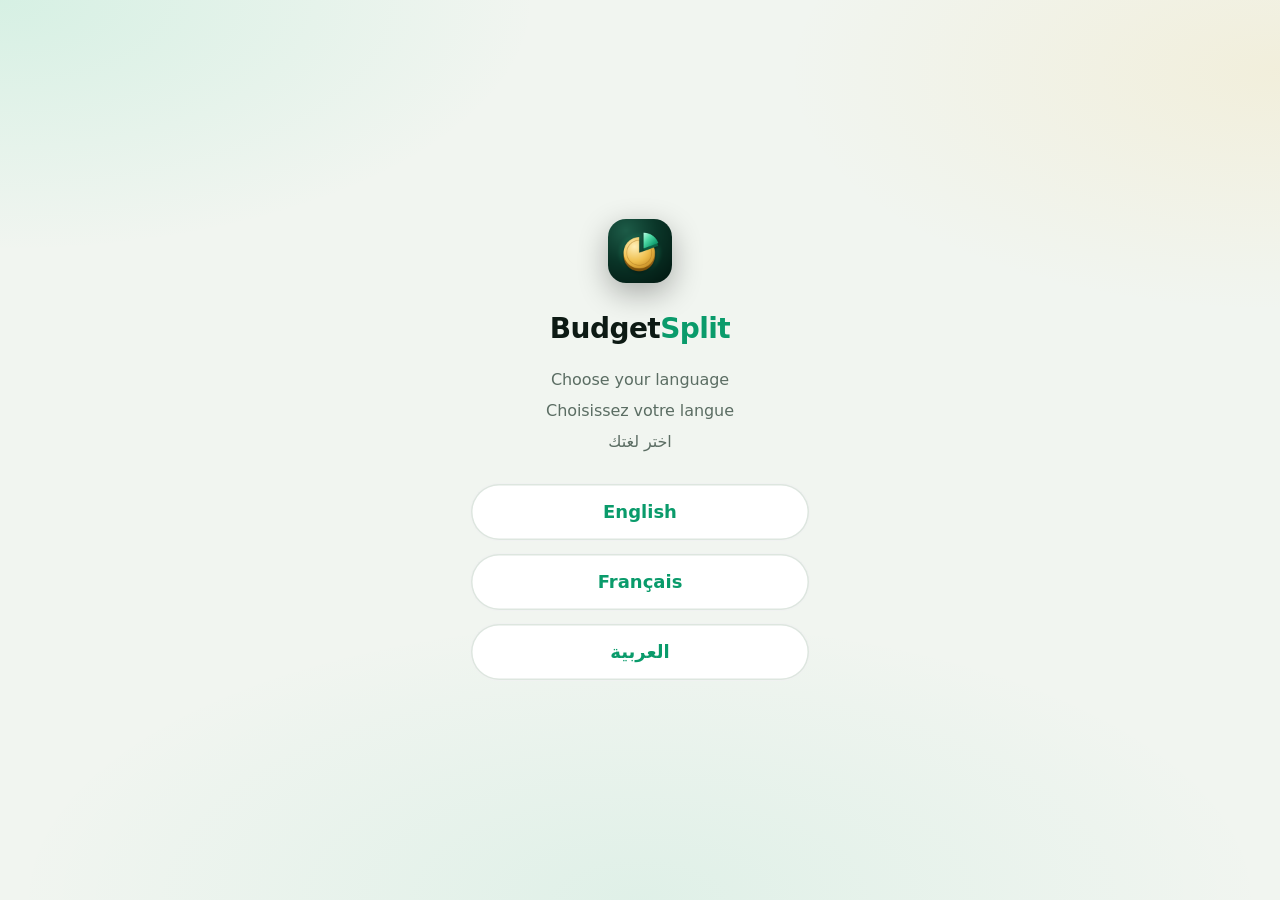
<file: index.html>
<!doctype html>
<html lang="en">
<head>
<meta charset="utf-8">
<meta name="viewport" content="width=device-width,initial-scale=1,viewport-fit=cover">
<meta http-equiv="Content-Security-Policy" content="default-src 'self'; script-src 'self' 'wasm-unsafe-eval'; style-src 'self'; img-src 'self' data: blob: https://*.supabase.co; connect-src 'self' https://*.supabase.co wss://*.supabase.co https://open.er-api.com; manifest-src 'self'; worker-src 'self'; base-uri 'none'; form-action 'none'; object-src 'none'">
<meta name="referrer" content="no-referrer">
<script src="theme.js"></script>
<meta name="color-scheme" content="light dark">
<meta name="apple-mobile-web-app-capable" content="yes">
<meta name="mobile-web-app-capable" content="yes">
<meta name="apple-mobile-web-app-status-bar-style" content="default">
<meta name="apple-mobile-web-app-title" content="BudgetSplit">
<meta name="format-detection" content="telephone=no">
<title>BudgetSplit</title>
<meta name="description" content="Track balances, spending, budgets and shared loans in any currency.">
<link rel="manifest" href="manifest.webmanifest">
<link rel="apple-touch-icon" href="icons/apple-touch-icon-c.png">
<link rel="icon" href="icons/icon-192-c.png">
<link rel="preconnect" href="https://kjzxixqjuhpjuytwtvfv.supabase.co" crossorigin>
<link rel="stylesheet" href="styles.css">
<script src="vendor/supabase.js" defer></script>
<script src="config.js" defer></script>
<script src="i18n.js" defer></script>
<script src="app.js" defer></script>
</head>
<body>
<div id="app"></div>
<noscript><p class="noscript">BudgetSplit needs JavaScript to run. Turn it on in your browser settings and reload.</p></noscript>
<div id="toast" role="status" aria-live="polite"></div>
</body>
</html>
</file>
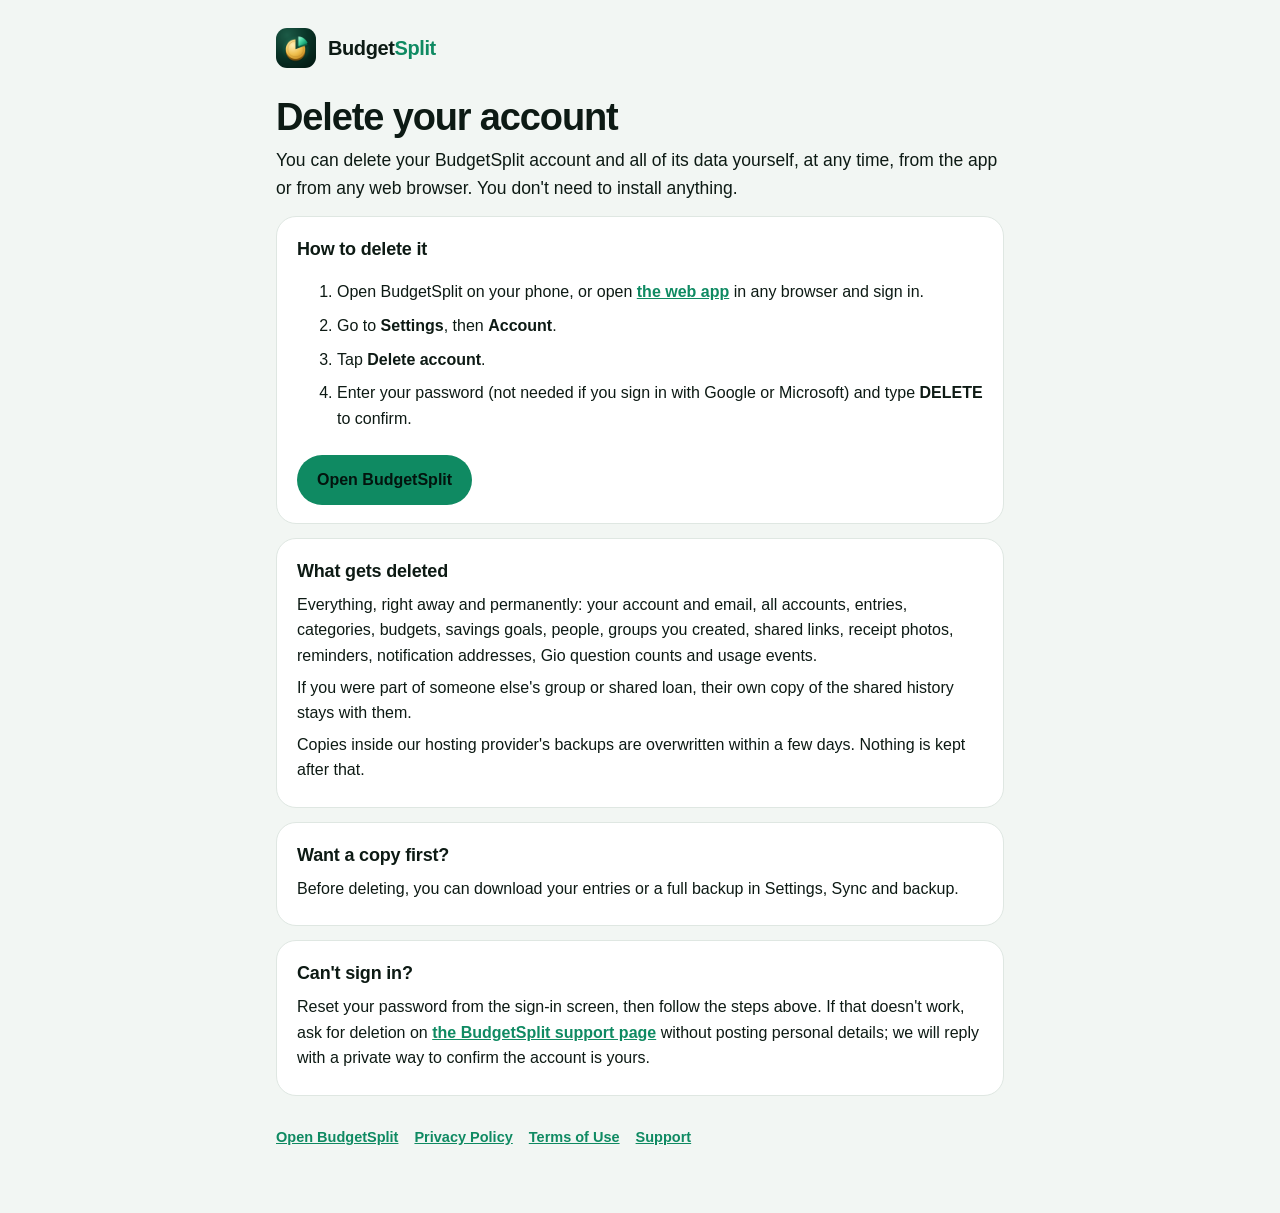
<file: delete-account.html>
<!doctype html>
<html lang="en">
<head>
<meta charset="utf-8">
<meta name="viewport" content="width=device-width, initial-scale=1">
<meta http-equiv="Content-Security-Policy" content="default-src 'self'; img-src 'self'; style-src 'self'; base-uri 'none'; form-action 'none'; object-src 'none'">
<title>Delete Your Account · BudgetSplit</title>
<meta name="description" content="How to delete your BudgetSplit account and all of its data.">
<link rel="icon" href="icons/icon-192-c.png">
<link rel="stylesheet" href="legal.css">
</head>
<body>
<main class="wrap">
<a class="brand" href="./"><img src="icons/icon-192-c.png" alt=""><b>Budget<span>Split</span></b></a>
<h1>Delete your account</h1>
<p class="lead">You can delete your BudgetSplit account and all of its data yourself, at any time, from the app or from any web browser. You don't need to install anything.</p>

<section>
<h2>How to delete it</h2>
<ol class="steps">
<li>Open BudgetSplit on your phone, or open <a href="./">the web app</a> in any browser and sign in.</li>
<li>Go to <b>Settings</b>, then <b>Account</b>.</li>
<li>Tap <b>Delete account</b>.</li>
<li>Enter your password (not needed if you sign in with Google or Microsoft) and type <b>DELETE</b> to confirm.</li>
</ol>
<a class="cta" href="./">Open BudgetSplit</a>
</section>

<section>
<h2>What gets deleted</h2>
<p>Everything, right away and permanently: your account and email, all accounts, entries, categories, budgets, savings goals, people, groups you created, shared links, receipt photos, reminders, notification addresses, Gio question counts and usage events.</p>
<p>If you were part of someone else's group or shared loan, their own copy of the shared history stays with them.</p>
<p>Copies inside our hosting provider's backups are overwritten within a few days. Nothing is kept after that.</p>
</section>

<section>
<h2>Want a copy first?</h2>
<p>Before deleting, you can download your entries or a full backup in Settings, Sync and backup.</p>
</section>

<section>
<h2>Can't sign in?</h2>
<p>Reset your password from the sign-in screen, then follow the steps above. If that doesn't work, ask for deletion on <a href="https://github.com/georgioaboudiwan/my-wallet/issues">the BudgetSplit support page</a> without posting personal details; we will reply with a private way to confirm the account is yours.</p>
</section>

<nav><a href="./">Open BudgetSplit</a><a href="privacy.html">Privacy Policy</a><a href="terms.html">Terms of Use</a><a href="support.html">Support</a></nav>
</main>
</body>
</html>
</file>
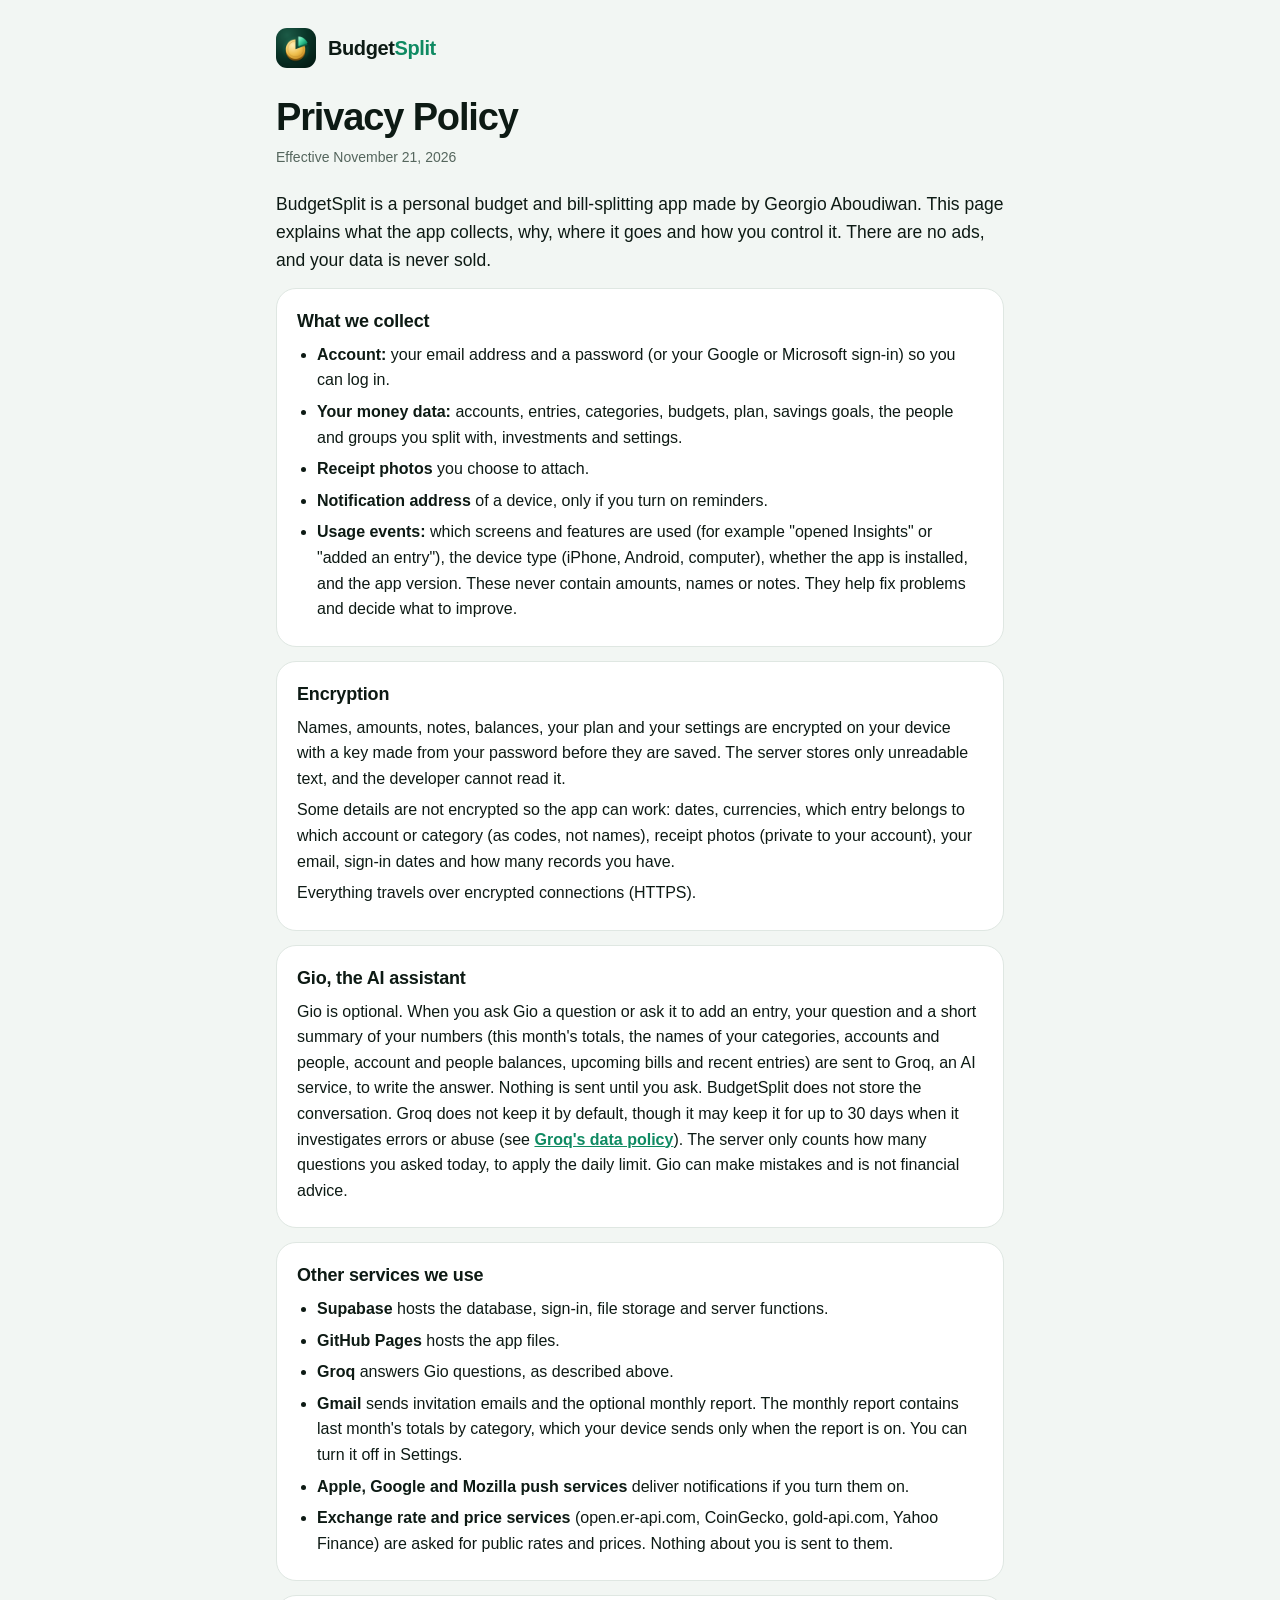
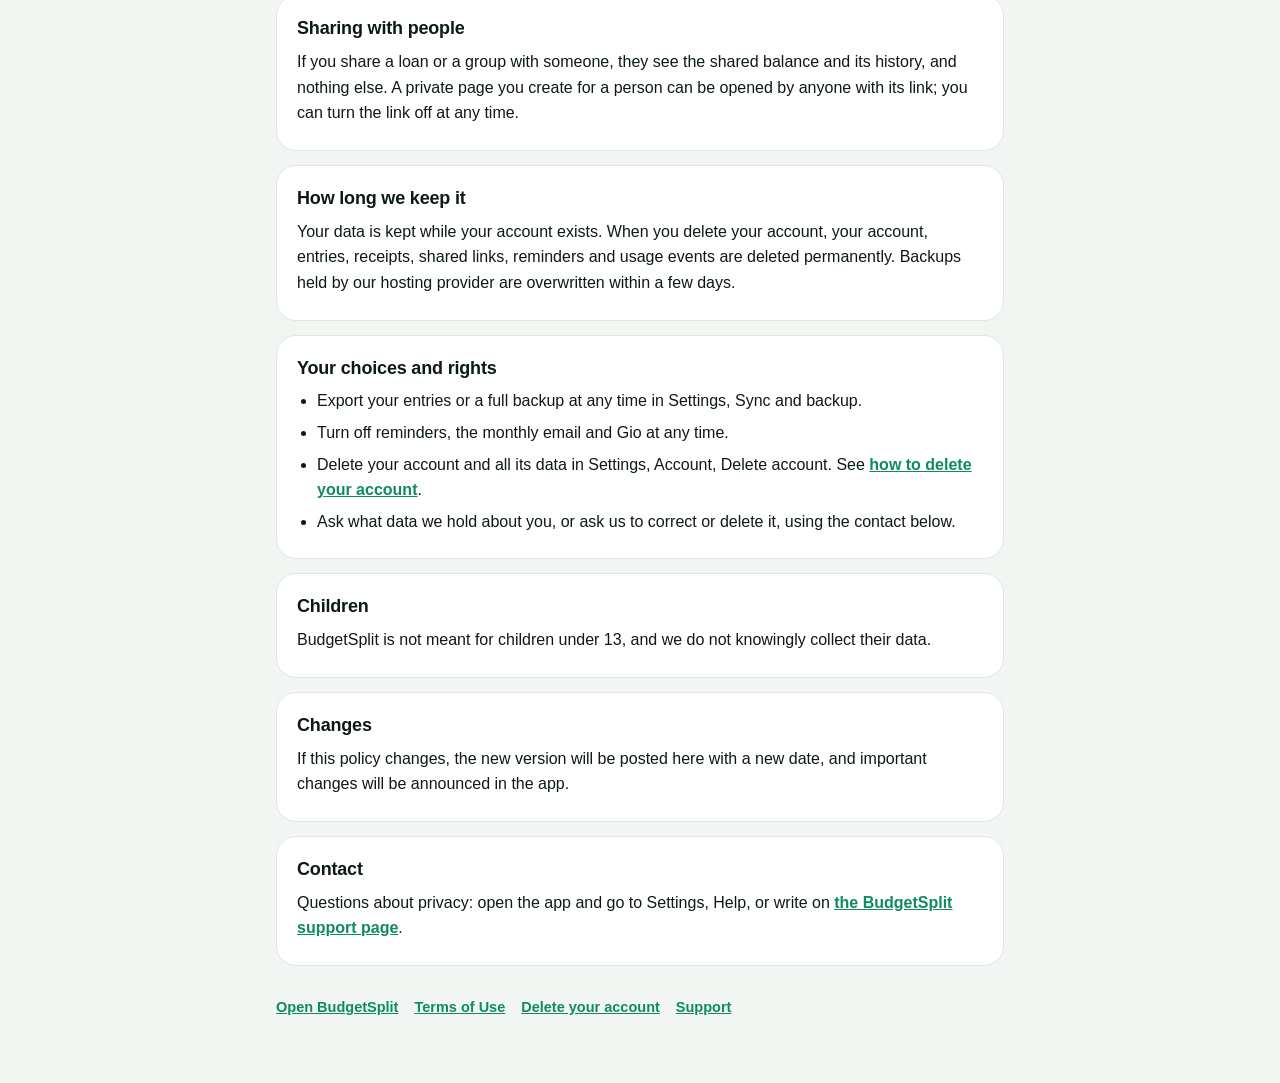
<file: privacy.html>
<!doctype html>
<html lang="en">
<head>
<meta charset="utf-8">
<meta name="viewport" content="width=device-width, initial-scale=1">
<meta http-equiv="Content-Security-Policy" content="default-src 'self'; img-src 'self'; style-src 'self'; base-uri 'none'; form-action 'none'; object-src 'none'">
<title>Privacy Policy · BudgetSplit</title>
<meta name="description" content="How BudgetSplit handles your data.">
<link rel="icon" href="icons/icon-192-c.png">
<link rel="stylesheet" href="legal.css">
</head>
<body>
<main class="wrap">
<a class="brand" href="./"><img src="icons/icon-192-c.png" alt=""><b>Budget<span>Split</span></b></a>
<h1>Privacy Policy</h1>
<p class="date">Effective November 21, 2026</p>
<p class="lead">BudgetSplit is a personal budget and bill-splitting app made by Georgio Aboudiwan. This page explains what the app collects, why, where it goes and how you control it. There are no ads, and your data is never sold.</p>

<section>
<h2>What we collect</h2>
<ul>
<li><b>Account:</b> your email address and a password (or your Google or Microsoft sign-in) so you can log in.</li>
<li><b>Your money data:</b> accounts, entries, categories, budgets, plan, savings goals, the people and groups you split with, investments and settings.</li>
<li><b>Receipt photos</b> you choose to attach.</li>
<li><b>Notification address</b> of a device, only if you turn on reminders.</li>
<li><b>Usage events:</b> which screens and features are used (for example "opened Insights" or "added an entry"), the device type (iPhone, Android, computer), whether the app is installed, and the app version. These never contain amounts, names or notes. They help fix problems and decide what to improve.</li>
</ul>
</section>

<section>
<h2>Encryption</h2>
<p>Names, amounts, notes, balances, your plan and your settings are encrypted on your device with a key made from your password before they are saved. The server stores only unreadable text, and the developer cannot read it.</p>
<p>Some details are not encrypted so the app can work: dates, currencies, which entry belongs to which account or category (as codes, not names), receipt photos (private to your account), your email, sign-in dates and how many records you have.</p>
<p>Everything travels over encrypted connections (HTTPS).</p>
</section>

<section>
<h2>Gio, the AI assistant</h2>
<p>Gio is optional. When you ask Gio a question or ask it to add an entry, your question and a short summary of your numbers (this month's totals, the names of your categories, accounts and people, account and people balances, upcoming bills and recent entries) are sent to Groq, an AI service, to write the answer. Nothing is sent until you ask. BudgetSplit does not store the conversation. Groq does not keep it by default, though it may keep it for up to 30 days when it investigates errors or abuse (see <a href="https://console.groq.com/docs/your-data">Groq's data policy</a>). The server only counts how many questions you asked today, to apply the daily limit. Gio can make mistakes and is not financial advice.</p>
</section>

<section>
<h2>Other services we use</h2>
<ul>
<li><b>Supabase</b> hosts the database, sign-in, file storage and server functions.</li>
<li><b>GitHub Pages</b> hosts the app files.</li>
<li><b>Groq</b> answers Gio questions, as described above.</li>
<li><b>Gmail</b> sends invitation emails and the optional monthly report. The monthly report contains last month's totals by category, which your device sends only when the report is on. You can turn it off in Settings.</li>
<li><b>Apple, Google and Mozilla push services</b> deliver notifications if you turn them on.</li>
<li><b>Exchange rate and price services</b> (open.er-api.com, CoinGecko, gold-api.com, Yahoo Finance) are asked for public rates and prices. Nothing about you is sent to them.</li>
</ul>
</section>

<section>
<h2>Sharing with people</h2>
<p>If you share a loan or a group with someone, they see the shared balance and its history, and nothing else. A private page you create for a person can be opened by anyone with its link; you can turn the link off at any time.</p>
</section>

<section>
<h2>How long we keep it</h2>
<p>Your data is kept while your account exists. When you delete your account, your account, entries, receipts, shared links, reminders and usage events are deleted permanently. Backups held by our hosting provider are overwritten within a few days.</p>
</section>

<section>
<h2>Your choices and rights</h2>
<ul>
<li>Export your entries or a full backup at any time in Settings, Sync and backup.</li>
<li>Turn off reminders, the monthly email and Gio at any time.</li>
<li>Delete your account and all its data in Settings, Account, Delete account. See <a href="delete-account.html">how to delete your account</a>.</li>
<li>Ask what data we hold about you, or ask us to correct or delete it, using the contact below.</li>
</ul>
</section>

<section>
<h2>Children</h2>
<p>BudgetSplit is not meant for children under 13, and we do not knowingly collect their data.</p>
</section>

<section>
<h2>Changes</h2>
<p>If this policy changes, the new version will be posted here with a new date, and important changes will be announced in the app.</p>
</section>

<section>
<h2>Contact</h2>
<p>Questions about privacy: open the app and go to Settings, Help, or write on <a href="https://github.com/georgioaboudiwan/my-wallet/issues">the BudgetSplit support page</a>.</p>
</section>

<nav><a href="./">Open BudgetSplit</a><a href="terms.html">Terms of Use</a><a href="delete-account.html">Delete your account</a><a href="support.html">Support</a></nav>
</main>
</body>
</html>
</file>
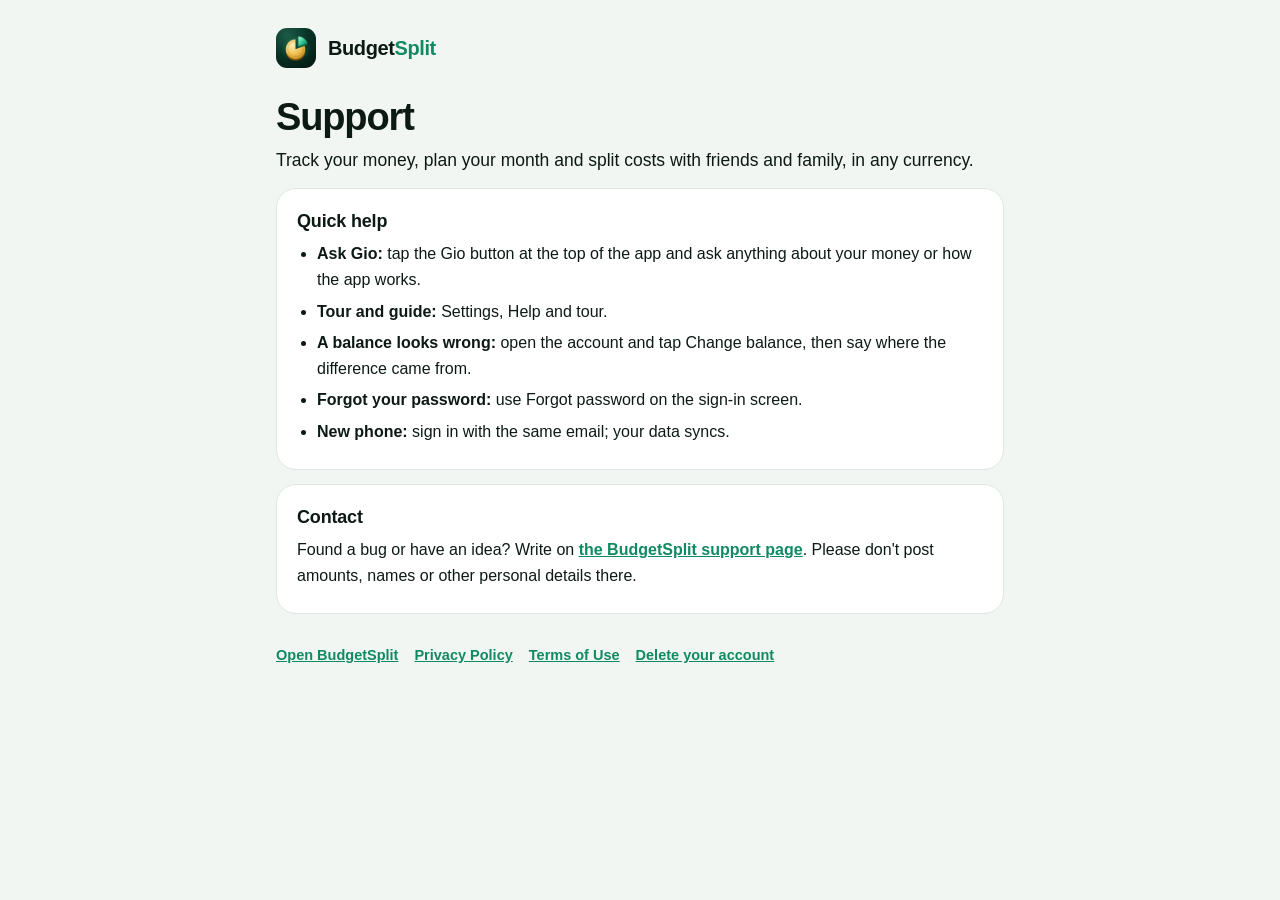
<file: support.html>
<!doctype html>
<html lang="en">
<head>
<meta charset="utf-8">
<meta name="viewport" content="width=device-width, initial-scale=1">
<meta http-equiv="Content-Security-Policy" content="default-src 'self'; img-src 'self'; style-src 'self'; base-uri 'none'; form-action 'none'; object-src 'none'">
<title>Support · BudgetSplit</title>
<meta name="description" content="Help with BudgetSplit.">
<link rel="icon" href="icons/icon-192-c.png">
<link rel="stylesheet" href="legal.css">
</head>
<body>
<main class="wrap">
<a class="brand" href="./"><img src="icons/icon-192-c.png" alt=""><b>Budget<span>Split</span></b></a>
<h1>Support</h1>
<p class="lead">Track your money, plan your month and split costs with friends and family, in any currency.</p>

<section>
<h2>Quick help</h2>
<ul>
<li><b>Ask Gio:</b> tap the Gio button at the top of the app and ask anything about your money or how the app works.</li>
<li><b>Tour and guide:</b> Settings, Help and tour.</li>
<li><b>A balance looks wrong:</b> open the account and tap Change balance, then say where the difference came from.</li>
<li><b>Forgot your password:</b> use Forgot password on the sign-in screen.</li>
<li><b>New phone:</b> sign in with the same email; your data syncs.</li>
</ul>
</section>

<section>
<h2>Contact</h2>
<p>Found a bug or have an idea? Write on <a href="https://github.com/georgioaboudiwan/my-wallet/issues">the BudgetSplit support page</a>. Please don't post amounts, names or other personal details there.</p>
</section>

<nav><a href="./">Open BudgetSplit</a><a href="privacy.html">Privacy Policy</a><a href="terms.html">Terms of Use</a><a href="delete-account.html">Delete your account</a></nav>
</main>
</body>
</html>
</file>
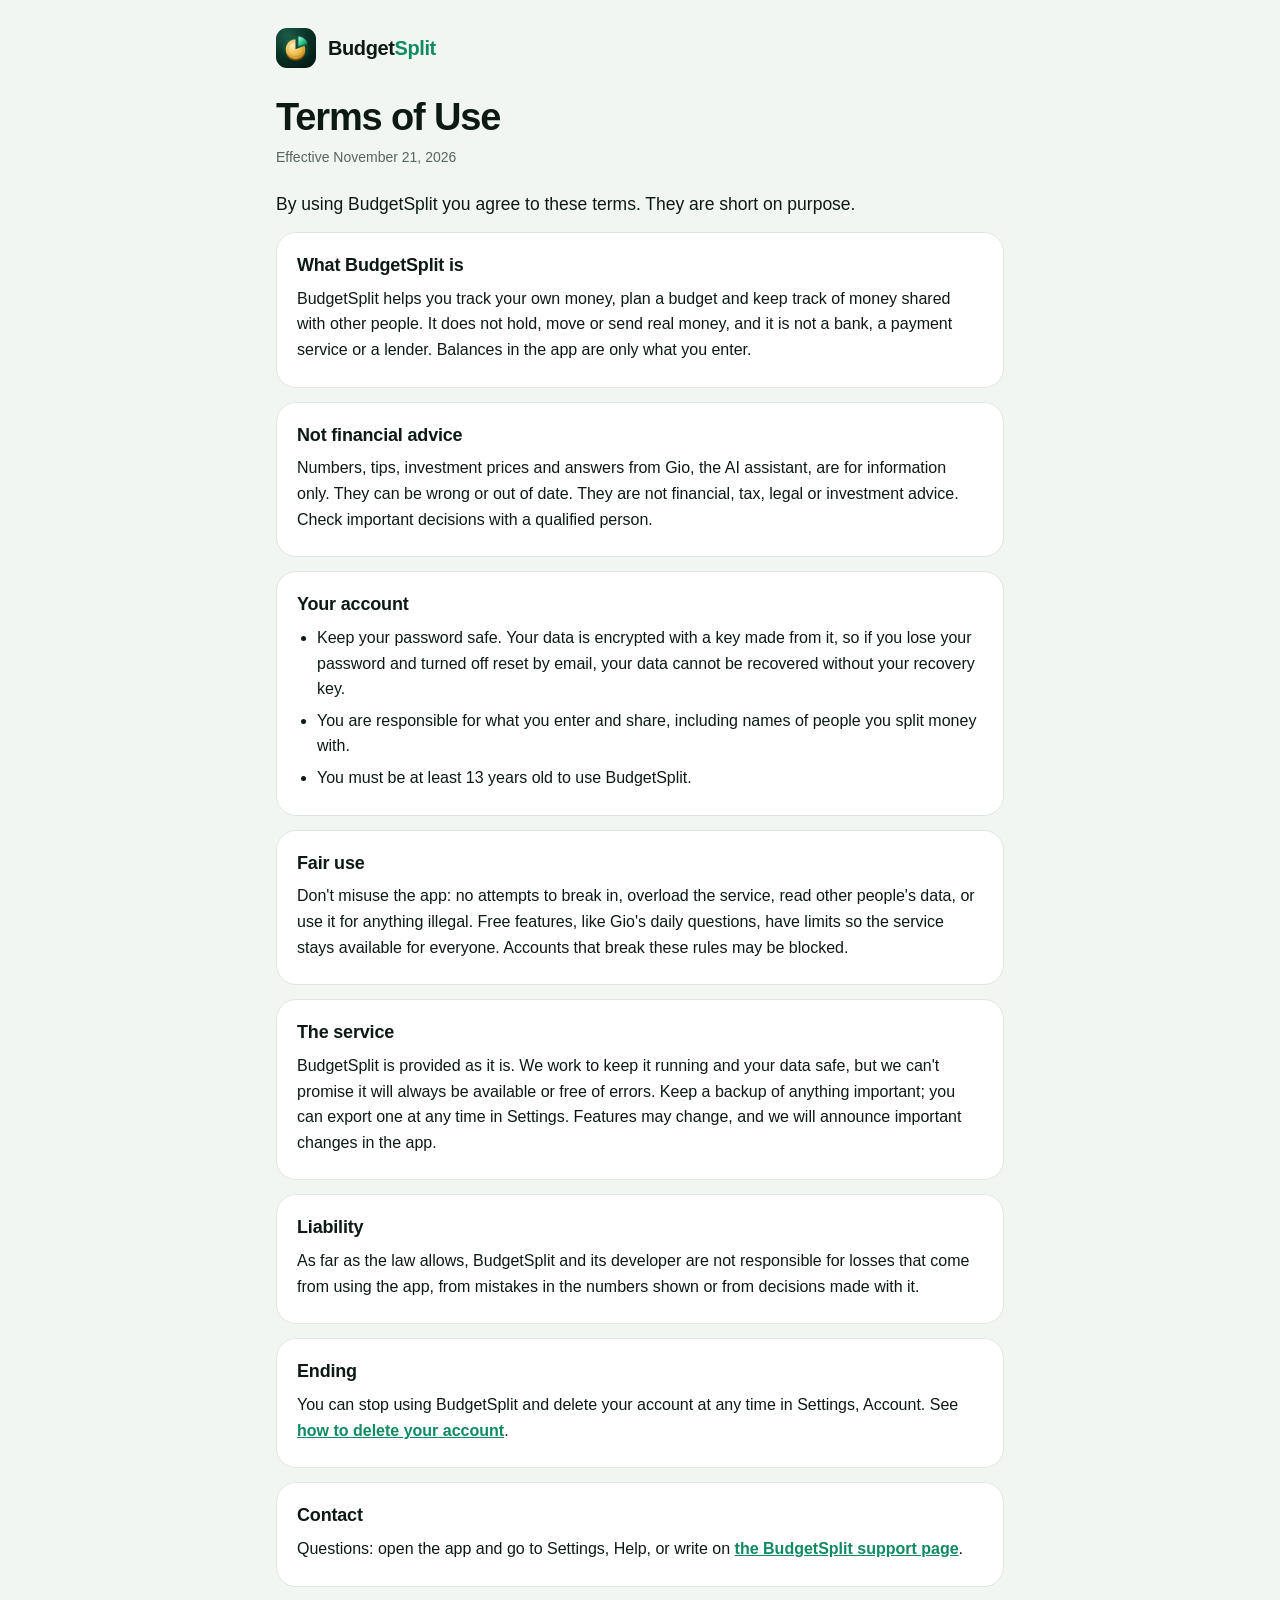
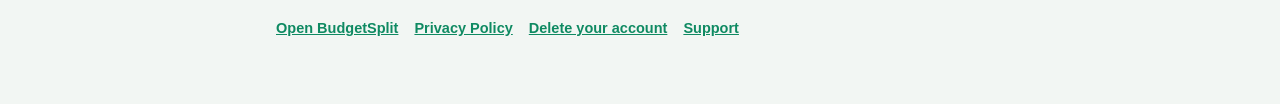
<file: terms.html>
<!doctype html>
<html lang="en">
<head>
<meta charset="utf-8">
<meta name="viewport" content="width=device-width, initial-scale=1">
<meta http-equiv="Content-Security-Policy" content="default-src 'self'; img-src 'self'; style-src 'self'; base-uri 'none'; form-action 'none'; object-src 'none'">
<title>Terms of Use · BudgetSplit</title>
<meta name="description" content="The rules for using BudgetSplit.">
<link rel="icon" href="icons/icon-192-c.png">
<link rel="stylesheet" href="legal.css">
</head>
<body>
<main class="wrap">
<a class="brand" href="./"><img src="icons/icon-192-c.png" alt=""><b>Budget<span>Split</span></b></a>
<h1>Terms of Use</h1>
<p class="date">Effective November 21, 2026</p>
<p class="lead">By using BudgetSplit you agree to these terms. They are short on purpose.</p>

<section>
<h2>What BudgetSplit is</h2>
<p>BudgetSplit helps you track your own money, plan a budget and keep track of money shared with other people. It does not hold, move or send real money, and it is not a bank, a payment service or a lender. Balances in the app are only what you enter.</p>
</section>

<section>
<h2>Not financial advice</h2>
<p>Numbers, tips, investment prices and answers from Gio, the AI assistant, are for information only. They can be wrong or out of date. They are not financial, tax, legal or investment advice. Check important decisions with a qualified person.</p>
</section>

<section>
<h2>Your account</h2>
<ul>
<li>Keep your password safe. Your data is encrypted with a key made from it, so if you lose your password and turned off reset by email, your data cannot be recovered without your recovery key.</li>
<li>You are responsible for what you enter and share, including names of people you split money with.</li>
<li>You must be at least 13 years old to use BudgetSplit.</li>
</ul>
</section>

<section>
<h2>Fair use</h2>
<p>Don't misuse the app: no attempts to break in, overload the service, read other people's data, or use it for anything illegal. Free features, like Gio's daily questions, have limits so the service stays available for everyone. Accounts that break these rules may be blocked.</p>
</section>

<section>
<h2>The service</h2>
<p>BudgetSplit is provided as it is. We work to keep it running and your data safe, but we can't promise it will always be available or free of errors. Keep a backup of anything important; you can export one at any time in Settings. Features may change, and we will announce important changes in the app.</p>
</section>

<section>
<h2>Liability</h2>
<p>As far as the law allows, BudgetSplit and its developer are not responsible for losses that come from using the app, from mistakes in the numbers shown or from decisions made with it.</p>
</section>

<section>
<h2>Ending</h2>
<p>You can stop using BudgetSplit and delete your account at any time in Settings, Account. See <a href="delete-account.html">how to delete your account</a>.</p>
</section>

<section>
<h2>Contact</h2>
<p>Questions: open the app and go to Settings, Help, or write on <a href="https://github.com/georgioaboudiwan/my-wallet/issues">the BudgetSplit support page</a>.</p>
</section>

<nav><a href="./">Open BudgetSplit</a><a href="privacy.html">Privacy Policy</a><a href="delete-account.html">Delete your account</a><a href="support.html">Support</a></nav>
</main>
</body>
</html>
</file>
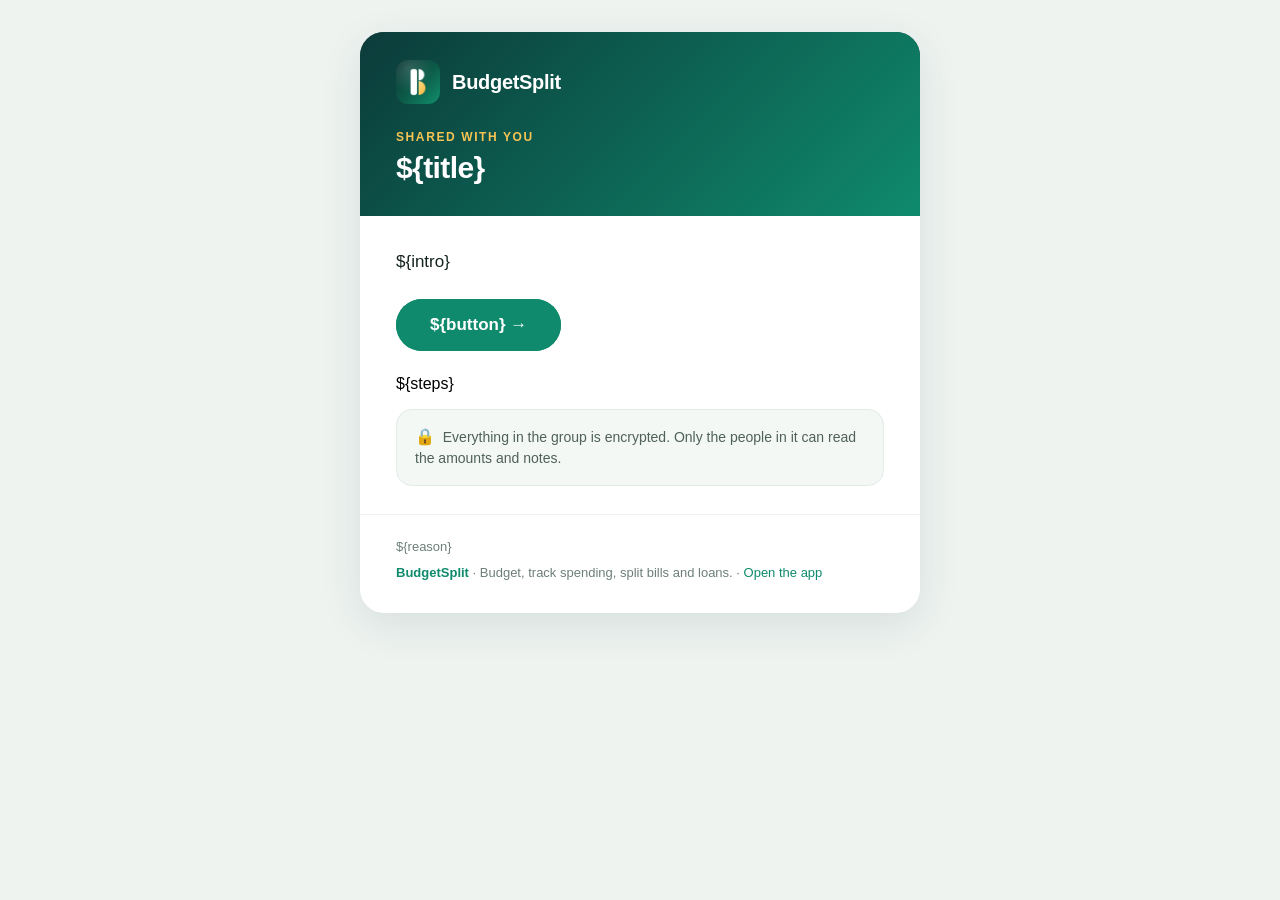
<file: supabase/email-templates/group_invite.template.html>
<!doctype html>
<html lang="en" xmlns="http://www.w3.org/1999/xhtml">
<head>
<meta charset="utf-8">
<meta name="viewport" content="width=device-width,initial-scale=1">
<meta name="color-scheme" content="light dark">
<meta name="supported-color-schemes" content="light dark">
<title>${title}</title>
<style>
  body,table,td,a{-webkit-text-size-adjust:100%;-ms-text-size-adjust:100%}
  table,td{mso-table-lspace:0;mso-table-rspace:0}
  img{border:0;outline:none;text-decoration:none;-ms-interpolation-mode:bicubic}
  a.tl-btn:hover{background:#0c7359!important}
  @media (max-width:600px){
    .tl-card{border-radius:0!important}
    .tl-pad{padding-left:24px!important;padding-right:24px!important}
    .tl-title{font-size:26px!important;line-height:32px!important}
  }
  @media (prefers-color-scheme:dark){
    .tl-bg{background:#0a1412!important}
    .tl-card{background:#121d1a!important}
    .tl-ink{color:#eef5f1!important}
    .tl-muted{color:#9db1a8!important}
    .tl-box{background:#16251f!important;border-color:#1f3a30!important}
    .tl-line{border-color:#1f2e29!important}
  }
</style>
</head>
<body class="tl-bg" style="margin:0;padding:0;background:#eef3f0;">
<div style="display:none;max-height:0;overflow:hidden;opacity:0;color:transparent;">${name} wants to share with you on BudgetSplit.&#8202;&#847;&#8202;&#847;&#8202;&#847;&#8202;&#847;&#8202;&#847;&#8202;&#847;</div>
<table role="presentation" width="100%" cellpadding="0" cellspacing="0" border="0" class="tl-bg" style="background:#eef3f0;">
<tr><td align="center" style="padding:32px 12px;">
  <table role="presentation" width="100%" cellpadding="0" cellspacing="0" border="0" class="tl-card" style="max-width:560px;background:#ffffff;border-radius:24px;overflow:hidden;box-shadow:0 12px 40px rgba(11,59,58,.10);">
    <tr><td style="background:#0b3b3a;background-image:linear-gradient(135deg,#0b3b3a 0%,#0f8a6c 100%);padding:28px 36px 30px;" class="tl-pad">
      <table role="presentation" cellpadding="0" cellspacing="0" border="0"><tr>
        <td style="vertical-align:middle;"><img src="https://georgioaboudiwan.github.io/my-wallet/icons/icon-192.png" width="44" height="44" alt="BudgetSplit" style="display:block;width:44px;height:44px;border-radius:12px;"></td>
        <td style="vertical-align:middle;padding-left:12px;font-family:-apple-system,BlinkMacSystemFont,'Segoe UI',Roboto,Helvetica,Arial,sans-serif;font-size:20px;font-weight:800;letter-spacing:-.3px;color:#ffffff;">BudgetSplit</td>
      </tr></table>
      <p style="margin:26px 0 6px;font-family:-apple-system,BlinkMacSystemFont,'Segoe UI',Roboto,Helvetica,Arial,sans-serif;font-size:12px;font-weight:700;letter-spacing:1.6px;text-transform:uppercase;color:#f6c453;">Shared with you</p>
      <h1 class="tl-title" style="margin:0;font-family:-apple-system,BlinkMacSystemFont,'Segoe UI',Roboto,Helvetica,Arial,sans-serif;font-size:30px;line-height:36px;font-weight:800;letter-spacing:-.6px;color:#ffffff;">${title}</h1>
    </td></tr>
    <tr><td class="tl-pad" style="padding:32px 36px 8px;font-family:-apple-system,BlinkMacSystemFont,'Segoe UI',Roboto,Helvetica,Arial,sans-serif;">
      <p class="tl-ink" style="margin:0 0 24px;font-size:17px;line-height:27px;color:#14231d;">${intro}</p>
      
      <table role="presentation" cellpadding="0" cellspacing="0" border="0" style="margin:0 0 24px;"><tr><td style="border-radius:999px;background:#0f8a6c;">
        <a class="tl-btn" href="${url}" target="_blank" style="display:inline-block;padding:16px 34px;border-radius:999px;background:#0f8a6c;font-size:17px;font-weight:700;color:#ffffff;text-decoration:none;">${button}&nbsp;&rarr;</a>
      </td></tr></table>
      ${steps}
    </td></tr>
    <tr><td class="tl-pad" style="padding:8px 36px 28px;font-family:-apple-system,BlinkMacSystemFont,'Segoe UI',Roboto,Helvetica,Arial,sans-serif;">
      <table role="presentation" width="100%" cellpadding="0" cellspacing="0" border="0" class="tl-box" style="background:#f3f8f5;border:1px solid #e1ece6;border-radius:16px;"><tr>
        <td style="padding:16px 18px;font-size:14px;line-height:21px;" class="tl-muted"><span style="font-size:16px;">&#128274;</span>&nbsp; <span class="tl-muted" style="color:#4f6159;">Everything in the group is encrypted. Only the people in it can read the amounts and notes.</span></td>
      </tr></table>
    </td></tr>
    <tr><td class="tl-pad tl-line" style="padding:22px 36px 30px;border-top:1px solid #edf2ef;font-family:-apple-system,BlinkMacSystemFont,'Segoe UI',Roboto,Helvetica,Arial,sans-serif;">
      <p class="tl-muted" style="margin:0 0 6px;font-size:13px;line-height:20px;color:#6d7f77;">${reason}</p>
      <p class="tl-muted" style="margin:0;font-size:13px;line-height:20px;color:#6d7f77;"><b style="color:#0f8a6c;">BudgetSplit</b> &middot; Budget, track spending, split bills and loans. &middot; <a href="https://georgioaboudiwan.github.io/my-wallet/" style="color:#0f8a6c;text-decoration:none;">Open the app</a></p>
    </td></tr>
  </table>
</td></tr>
</table>
</body>
</html>
</file>
<file: styles.css>
:root {
  --bg: #f1f5f0;
  --card: #ffffff;
  --sunk: #e6ede7;
  --raise: #f7faf6;
  --ink: #0d1a14;
  --muted: #5b6d63;
  --faint: #8a9a91;
  --line: #dde6df;
  --hero-a: #0f4a3a;
  --hero-b: #04110d;
  --hero-ink: #f4fbf6;
  --hero-muted: #a9cdbb;
  --accent: #0a9b6b;
  --accent-press: #08825a;
  --on-accent: #f2fffa;
  --accent-soft: #d5f1e4;
  --gold: #b8892a;
  --gold-bright: #e3bd5f;
  --gold-soft: #f4e8cc;
  --pos: #0a9b6b;
  --neg: #c03e2d;
  --neg-soft: #f8e1dc;
  --warn: #93630a;
  --warn-soft: #f6eacf;
  --needs: #2f74c9;
  --wants: #c14a87;
  --savings: #b8892a;
  --wa: #1c9f55;
  --shadow: 0 1px 2px rgb(13 40 28 / .05), 0 8px 26px rgb(13 40 28 / .07);
  --shadow-lift: 0 18px 40px rgb(4 17 13 / .3);
  --ui: -apple-system, BlinkMacSystemFont, "SF Pro Text", system-ui, "Segoe UI", Roboto, sans-serif;
  --nums: ui-rounded, "SF Pro Rounded", -apple-system, BlinkMacSystemFont, system-ui, sans-serif;
  --r-lg: 22px;
  --r: 18px;
  --r-sm: 13px;
  --ease: cubic-bezier(.2, .8, .2, 1);
  --spring: cubic-bezier(.32, 1.25, .5, 1);
  --guilloche: url("data:image/svg+xml,%3Csvg xmlns='http://www.w3.org/2000/svg' width='400' height='200' viewBox='0 0 400 200'%3E%3Cg fill='none' stroke='white' stroke-opacity='.08' stroke-width='1'%3E%3Cpolyline points='0,40.0 8,43.7 16,47.3 24,50.3 32,52.7 40,54.3 48,55.1 56,55.0 64,54.1 72,52.6 80,50.5 88,48.1 96,45.7 104,43.4 112,41.4 120,39.9 128,39.0 136,38.7 144,39.1 152,39.9 160,41.2 168,42.8 176,44.3 184,45.7 192,46.7 200,47.2 208,47.1 216,46.2 224,44.6 232,42.3 240,39.5 248,36.4 256,33.1 264,29.9 272,27.0 280,24.6 288,22.9 296,22.1 304,22.2 312,23.2 320,25.0 328,27.5 336,30.6 344,34.0 352,37.4 360,40.7 368,43.7 376,46.0 384,47.7 392,48.7 400,48.9'/%3E%3Cpolyline points='0,65.2 8,68.8 16,71.9 24,74.2 32,75.6 40,76.0 48,75.3 56,73.5 64,70.9 72,67.6 80,63.9 88,60.0 96,56.1 104,52.7 112,49.7 120,47.6 128,46.3 136,45.8 144,46.1 152,47.1 160,48.7 168,50.5 176,52.4 184,54.0 192,55.3 200,56.0 208,56.0 216,55.3 224,53.8 232,51.8 240,49.3 248,46.5 256,43.8 264,41.4 272,39.4 280,38.2 288,37.8 296,38.5 304,40.1 312,42.7 320,46.0 328,50.0 336,54.3 344,58.7 352,62.9 360,66.6 368,69.7 376,71.8 384,73.0 392,73.1 400,72.3'/%3E%3Cpolyline points='0,85.4 8,87.9 16,89.7 24,90.5 32,90.2 40,88.8 48,86.2 56,82.7 64,78.3 72,73.5 80,68.5 88,63.6 96,59.1 104,55.3 112,52.5 120,50.7 128,50.1 136,50.6 144,52.2 152,54.5 160,57.4 168,60.5 176,63.7 184,66.6 192,68.9 200,70.5 208,71.3 216,71.3 224,70.5 232,69.0 240,67.1 248,65.0 256,62.9 264,61.2 272,60.1 280,59.8 288,60.4 296,62.0 304,64.5 312,67.9 320,71.9 328,76.3 336,80.7 344,84.9 352,88.6 360,91.5 368,93.3 376,94.0 384,93.4 392,91.7 400,88.9'/%3E%3Cpolyline points='0,95.9 8,97.4 16,98.0 24,97.6 32,96.1 40,93.5 48,89.8 56,85.4 64,80.5 72,75.3 80,70.3 88,65.8 96,62.1 104,59.5 112,58.2 120,58.2 128,59.6 136,62.2 144,65.9 152,70.4 160,75.3 168,80.2 176,85.0 184,89.1 192,92.5 200,94.8 208,96.0 216,96.2 224,95.4 232,93.8 240,91.7 248,89.3 256,87.0 264,85.1 272,83.8 280,83.3 288,83.7 296,85.1 304,87.4 312,90.4 320,93.8 328,97.4 336,100.9 344,103.9 352,106.1 360,107.3 368,107.3 376,106.0 384,103.5 392,99.8 400,95.1'/%3E%3Cpolyline points='0,100.7 8,102.3 16,102.9 24,102.5 32,101.1 40,98.6 48,95.2 56,91.3 64,87.1 72,82.9 80,79.2 88,76.3 96,74.4 104,73.9 112,74.8 120,77.1 128,80.8 136,85.6 144,91.3 152,97.5 160,103.8 168,109.8 176,115.1 184,119.3 192,122.4 200,124.0 208,124.3 216,123.2 224,120.9 232,117.8 240,114.1 248,110.2 256,106.4 264,103.1 272,100.6 280,99.0 288,98.5 296,99.0 304,100.5 312,102.6 320,105.2 328,107.9 336,110.4 344,112.2 352,113.3 360,113.2 368,111.9 376,109.4 384,105.8 392,101.2 400,95.9'/%3E%3Cpolyline points='0,110.6 8,113.4 16,115.2 24,115.8 32,115.3 40,113.8 48,111.5 56,108.6 64,105.5 72,102.5 80,100.2 88,98.7 96,98.4 104,99.5 112,101.9 120,105.7 128,110.5 136,116.3 144,122.6 152,128.9 160,134.9 168,140.1 176,144.2 184,146.9 192,147.9 200,147.3 208,145.0 216,141.4 224,136.5 232,130.9 240,124.9 248,118.9 256,113.5 264,108.8 272,105.2 280,102.9 288,102.0 296,102.3 304,103.7 312,105.9 320,108.6 328,111.5 336,114.1 344,116.2 352,117.3 360,117.4 368,116.3 376,114.0 384,110.8 392,106.8 400,102.4'/%3E%3Cpolyline points='0,133.8 8,137.9 16,140.7 24,142.1 32,142.1 40,140.8 48,138.6 56,135.8 64,132.8 72,129.9 80,127.6 88,126.3 96,126.1 104,127.1 112,129.5 120,133.0 128,137.4 136,142.4 144,147.6 152,152.5 160,156.8 168,159.9 176,161.6 184,161.6 192,159.9 200,156.5 208,151.5 216,145.3 224,138.2 232,130.7 240,123.3 248,116.4 256,110.4 264,105.8 272,102.8 280,101.4 288,101.7 296,103.6 304,106.7 312,110.7 320,115.2 328,119.8 336,124.0 344,127.5 352,130.0 360,131.2 368,131.3 376,130.1 384,127.9 392,125.0 400,121.8'/%3E%3Cpolyline points='0,167.9 8,171.8 16,173.9 24,174.2 32,172.8 40,170.0 48,166.1 56,161.6 64,156.9 72,152.5 80,148.7 88,146.0 96,144.5 104,144.4 112,145.6 120,147.9 128,151.1 136,154.7 144,158.4 152,161.7 160,164.1 168,165.4 176,165.1 184,163.2 192,159.7 200,154.6 208,148.4 216,141.2 224,133.6 232,126.2 240,119.3 248,113.5 256,109.3 264,106.8 272,106.2 280,107.7 288,110.9 296,115.8 304,121.8 312,128.6 320,135.7 328,142.4 336,148.5 344,153.5 352,157.1 360,159.1 368,159.6 376,158.7 384,156.6 392,153.7 400,150.4'/%3E%3Cpolyline points='0,199.9 8,201.3 16,200.7 24,198.0 32,193.5 40,187.6 48,180.7 56,173.4 64,166.2 72,159.7 80,154.2 88,150.0 96,147.5 104,146.6 112,147.2 120,149.2 128,152.1 136,155.5 144,159.0 152,162.1 160,164.3 168,165.3 176,164.8 184,162.9 192,159.5 200,154.8 208,149.2 216,143.1 224,137.0 232,131.4 240,126.8 248,123.7 256,122.4 264,123.1 272,125.8 280,130.5 288,136.9 296,144.5 304,153.1 312,161.8 320,170.3 328,178.0 336,184.4 344,189.1 352,191.9 360,192.7 368,191.7 376,189.0 384,185.0 392,180.1 400,174.9'/%3E%3C/g%3E%3C/svg%3E");
  color-scheme: light;
}

@media (prefers-color-scheme: dark) {
  :root:not([data-theme="light"]) {
    --bg: #040b08;
    --card: #0c1611;
    --sunk: #08110d;
    --raise: #111e18;
    --ink: #eaf5ee;
    --muted: #8ea89a;
    --faint: #5f7568;
    --line: #18281f;
    --hero-a: #13573f;
    --hero-b: #030c09;
    --hero-ink: #f4fbf6;
    --hero-muted: #a9cdbb;
    --accent: #34d399;
    --accent-press: #25b884;
    --on-accent: #03140c;
    --accent-soft: #0d2a1f;
    --gold: #e2b955;
    --gold-bright: #f0cd78;
    --gold-soft: #33290f;
    --pos: #34d399;
    --neg: #f38877;
    --neg-soft: #3a1d18;
    --warn: #e8b85a;
    --warn-soft: #352a12;
    --needs: #6fa6ef;
    --wants: #e27fb6;
    --savings: #e2b955;
    --wa: #2fc06b;
    --shadow: 0 1px 2px rgb(0 0 0 / .5), 0 10px 30px rgb(0 0 0 / .35);
    --shadow-lift: 0 18px 44px rgb(0 0 0 / .55);
    color-scheme: dark;
  }
}
:root[data-theme="dark"] {
    --bg: #040b08;
    --card: #0c1611;
    --sunk: #08110d;
    --raise: #111e18;
    --ink: #eaf5ee;
    --muted: #8ea89a;
    --faint: #5f7568;
    --line: #18281f;
    --hero-a: #13573f;
    --hero-b: #030c09;
    --hero-ink: #f4fbf6;
    --hero-muted: #a9cdbb;
    --accent: #34d399;
    --accent-press: #25b884;
    --on-accent: #03140c;
    --accent-soft: #0d2a1f;
    --gold: #e2b955;
    --gold-bright: #f0cd78;
    --gold-soft: #33290f;
    --pos: #34d399;
    --neg: #f38877;
    --neg-soft: #3a1d18;
    --warn: #e8b85a;
    --warn-soft: #352a12;
    --needs: #6fa6ef;
    --wants: #e27fb6;
    --savings: #e2b955;
    --wa: #2fc06b;
    --shadow: 0 1px 2px rgb(0 0 0 / .5), 0 10px 30px rgb(0 0 0 / .35);
    --shadow-lift: 0 18px 44px rgb(0 0 0 / .55);
    color-scheme: dark;
}
:root[data-theme="light"] { color-scheme: light; }

* { box-sizing: border-box; }
html, body { height: 100%; }
body {
  margin: 0;
  background: var(--bg);
  color: var(--ink);
  font: 16px/1.45 var(--ui);
  letter-spacing: -0.005em;
  -webkit-font-smoothing: antialiased;
  -webkit-tap-highlight-color: transparent;
  -webkit-text-size-adjust: 100%;
  overscroll-behavior-y: none;
}
body.locked { overflow: hidden; }
button, input, select { font: inherit; color: inherit; }
button, a, label.chip, .key { -webkit-user-select: none; user-select: none; -webkit-touch-callout: none; touch-action: manipulation; }
button { cursor: pointer; }
p { margin: 0; }
h1, h2, h3 { margin: 0; text-wrap: balance; }
:focus { outline: none; }
:focus-visible { outline: 2.5px solid var(--accent); outline-offset: 2px; }
.num { font-family: var(--nums); font-variant-numeric: tabular-nums; }
.vh { position: absolute !important; width: 1px; height: 1px; overflow: hidden; clip-path: inset(50%); white-space: nowrap; }
.ico { width: 22px; height: 22px; fill: none; stroke: currentColor; stroke-width: 2; stroke-linecap: round; stroke-linejoin: round; flex: none; }
.ico.sm { width: 17px; height: 17px; }

.shell { min-height: 100%; display: flex; flex-direction: column; }
.top {
  position: sticky; top: 0; z-index: 5;
  display: flex; align-items: center; gap: 2px;
  padding: calc(env(safe-area-inset-top, 0px) + 8px) max(12px, env(safe-area-inset-right, 0px)) 8px max(20px, env(safe-area-inset-left, 0px));
  background: color-mix(in srgb, var(--bg) 82%, transparent);
  border-bottom: 1px solid transparent;
  transition: border-color .2s, box-shadow .2s;
}
.top.scrolled { border-bottom-color: var(--line); }
.top h1 { flex: 1; font-size: 32px; font-weight: 800; letter-spacing: -0.03em; min-width: 0; line-height: 1.15; }
.status { display: inline-flex; align-items: center; gap: 6px; font-size: 13px; font-weight: 600; color: var(--muted); padding: 0 10px; border: 0; background: none; border-radius: 999px; min-height: 44px; }
.status.warn { color: var(--warn); }
.status .ico { width: 19px; height: 19px; }
.status.spin .ico { animation: spin .9s linear infinite; color: var(--accent); }
@keyframes spin { to { transform: rotate(360deg); } }
.icon-btn { width: 44px; height: 44px; display: inline-grid; place-items: center; border-radius: 50%; border: 0; background: transparent; color: var(--ink); transition: background .15s, transform .15s var(--ease); }
.icon-btn:active { background: var(--sunk); transform: scale(.92); }
.icon-btn:disabled { opacity: .28; cursor: default; }

.ptr { position: fixed; left: 50%; top: calc(env(safe-area-inset-top, 0px) + 54px); z-index: 4; width: 40px; height: 40px; margin-top: -40px; border-radius: 50%; background: var(--card); color: var(--muted); display: grid; place-items: center; box-shadow: var(--shadow); opacity: 0; transform: translate(-50%, 0); transition: transform .3s var(--ease), opacity .2s; pointer-events: none; }
.ptr.ready { color: var(--accent); }

main.view {
  flex: 1; width: 100%; max-width: 640px; margin: 0 auto;
  padding: 6px max(16px, env(safe-area-inset-right, 0px)) calc(118px + env(safe-area-inset-bottom, 0px)) max(16px, env(safe-area-inset-left, 0px));
  display: grid; gap: 14px; align-content: start;
}
main.view.enter > * { animation: rise .24s var(--ease) both; }
@keyframes rise { from { opacity: 0; transform: translateY(10px); } to { opacity: 1; transform: none; } }
.stack { display: grid; gap: 14px; min-width: 0; }
.stack > * { min-width: 0; }

.tabs {
  position: fixed; z-index: 6;
  left: max(12px, env(safe-area-inset-left, 0px)); right: max(12px, env(safe-area-inset-right, 0px));
  bottom: max(10px, env(safe-area-inset-bottom, 0px));
  max-width: 520px; margin: 0 auto;
  display: grid; grid-template-columns: repeat(5, 1fr); align-items: center;
  padding: 6px;
  border-radius: 30px;
  background: color-mix(in srgb, var(--card) 80%, transparent);
  -webkit-backdrop-filter: saturate(1.8) blur(22px);
  backdrop-filter: saturate(1.8) blur(22px);
  border: 1px solid color-mix(in srgb, var(--line) 80%, transparent);
  box-shadow: 0 8px 30px rgb(10 40 30 / .14);
}
.tab { position: relative; display: grid; justify-items: center; align-content: center; gap: 1px; height: 54px; border: 0; background: none; color: var(--faint); font-size: 10.5px; font-weight: 650; letter-spacing: .01em; border-radius: 24px; transition: color .2s, transform .15s var(--ease); }
.tab::before { content: ""; position: absolute; inset: 2px 4px; border-radius: 22px; background: var(--accent-soft); opacity: 0; transform: scale(.7); transition: opacity .25s, transform .3s var(--spring); }
.tab > * { position: relative; }
.tab[aria-current="page"] { color: var(--accent); }
.tab[aria-current="page"]::before { opacity: 1; transform: none; }
.tab:active { transform: scale(.92); }
.tab .ico { width: 24px; height: 24px; }
.tab.add::before { display: none; }
.tab.add .bubble {
  width: 52px; height: 52px; border-radius: 50%; display: grid; place-items: center;
  background: linear-gradient(160deg, var(--hero-a), var(--hero-b));
  color: var(--gold-bright);
  box-shadow: 0 6px 18px rgb(10 49 39 / .35), inset 0 0 0 1.5px color-mix(in srgb, var(--gold-bright) 45%, transparent);
  transition: transform .2s var(--spring);
}
.tab.add:active .bubble { transform: scale(.88); }
.tab.add .bubble .ico { width: 26px; height: 26px; stroke-width: 2.6; }

.hero {
  position: relative; overflow: hidden;
  background: var(--guilloche) center / 420px auto, radial-gradient(120% 90% at 100% 0%, color-mix(in srgb, var(--gold) 26%, transparent), transparent 55%), linear-gradient(150deg, var(--hero-a), var(--hero-b));
  color: var(--hero-ink); border-radius: var(--r-lg); padding: 22px 22px 20px; display: grid; gap: 4px;
  box-shadow: var(--shadow-lift);
}
.hero::after { content: ""; position: absolute; right: -40px; bottom: -60px; width: 180px; height: 180px; border-radius: 50%; border: 1px solid color-mix(in srgb, var(--gold-bright) 22%, transparent); box-shadow: 0 0 0 18px color-mix(in srgb, var(--gold-bright) 5%, transparent), 0 0 0 36px color-mix(in srgb, var(--gold-bright) 3%, transparent); pointer-events: none; }
.hero > * { position: relative; z-index: 1; }
.hero-label { color: var(--hero-muted); font-size: 14px; font-weight: 600; letter-spacing: .01em; }
.hero-total { font: 750 clamp(40px, 12.5vw, 58px)/1.06 var(--nums); letter-spacing: -0.03em; overflow-wrap: anywhere; font-variant-numeric: tabular-nums; }
.hero-sub { color: var(--hero-muted); font-size: 14px; }
.hero-hold { display: flex; flex-wrap: wrap; gap: 8px; margin-top: 10px; }
.hero-hold span { background: color-mix(in srgb, var(--hero-ink) 11%, transparent); border: 1px solid color-mix(in srgb, var(--hero-ink) 10%, transparent); border-radius: 999px; padding: 6px 12px; font-size: 13px; font-weight: 600; }
.hero-hold span b { color: var(--gold-bright); font-weight: 700; margin-right: 4px; }

.tiles { display: grid; grid-template-columns: repeat(3, minmax(0, 1fr)); gap: 10px; }
.tiles.two { grid-template-columns: repeat(2, minmax(0, 1fr)); }
.tile { background: var(--card); border-radius: var(--r); padding: 14px 13px; display: grid; gap: 3px; border: 0; text-align: left; min-width: 0; box-shadow: var(--shadow); color: var(--ink); transition: transform .15s var(--ease); }
button.tile:active { transform: scale(.96); }
.tile small { color: var(--muted); font-size: 12px; font-weight: 600; line-height: 1.25; }
.tile strong { font: 750 19px/1.2 var(--nums); font-variant-numeric: tabular-nums; overflow-wrap: anywhere; letter-spacing: -0.01em; }
.tile span { font-size: 12px; color: var(--muted); }
.tile.good strong { color: var(--pos); }
.tile.bad strong { color: var(--neg); }

.card { background: var(--card); border-radius: var(--r); padding: 16px; display: grid; gap: 12px; min-width: 0; box-shadow: var(--shadow); }
.card.flush { padding: 4px 0; gap: 0; overflow: hidden; }
.card-head { display: flex; align-items: baseline; justify-content: space-between; gap: 8px; }
.card-head h2, .group-title { font-size: 13px; font-weight: 700; letter-spacing: .05em; text-transform: uppercase; color: var(--muted); }
.card.flush .card-head { padding: 12px 16px 4px; }
.link-btn { border: 0; background: none; color: var(--accent); font-weight: 650; font-size: 15px; padding: 6px 4px; min-height: 40px; border-radius: 10px; }
.link-btn:active { opacity: .6; }
.group { display: grid; gap: 8px; }
.group-title { padding: 0 6px; }
.hint { font-size: 14px; color: var(--muted); line-height: 1.4; }
.empty { text-align: center; color: var(--muted); padding: 26px 16px; font-size: 15px; }

.row { position: relative; display: flex; align-items: center; gap: 13px; padding: 10px 16px; min-height: 62px; width: 100%; border: 0; background: none; text-align: left; color: inherit; transition: background .15s; }
.row + .row::before, .card-head + .row::before, .day-head + .row::before { content: ""; position: absolute; top: 0; left: 67px; right: 0; border-top: 1px solid var(--line); }
.card-head + .row::before, .day-head + .row::before { display: none; }
button.row:active, a.row:active { background: var(--sunk); }
a.row { text-decoration: none; }
.row > .icon-btn:last-child { margin-right: -10px; }
.row-main { flex: 1; min-width: 0; display: grid; gap: 1px; }
.row-title { font-weight: 600; overflow: hidden; text-overflow: ellipsis; white-space: nowrap; }
.row-sub { font-size: 13px; color: var(--muted); overflow: hidden; text-overflow: ellipsis; white-space: nowrap; }
.row-end { font: 650 16px var(--nums); font-variant-numeric: tabular-nums; white-space: nowrap; text-align: right; }
.row-end small { display: block; font: 500 12px var(--ui); color: var(--muted); }
.row-end.pos { color: var(--pos); }
.row-end.neg { color: var(--neg); }
.row > .ico:last-child { color: var(--faint); }
.row-btn { position: relative; display: block; width: 100%; border: 0; background: none; color: var(--accent); font-weight: 650; padding: 15px 16px; min-height: 54px; text-align: left; text-decoration: none; transition: background .15s; }
.row-btn::before { content: ""; position: absolute; top: 0; left: 16px; right: 0; border-top: 1px solid var(--line); }
.row-btn:first-child::before, .card-head + .row-btn::before { display: none; }
.row-btn:active { background: var(--sunk); }
.row-btn.danger { color: var(--neg); }
.dot { width: 40px; height: 40px; border-radius: 13px; flex: none; display: grid; place-items: center; color: #fff; font: 750 16px var(--nums); box-shadow: inset 0 -2px 0 rgb(0 0 0 / .1); }
.dot.neutral { background: var(--sunk); color: var(--muted); box-shadow: none; }
.dot.gold { background: var(--gold-soft); color: var(--gold); box-shadow: none; }
.swatch { width: 12px; height: 12px; border-radius: 4px; flex: none; }

.day { display: grid; }
.day-head { display: flex; justify-content: space-between; padding: 12px 16px 2px; font-size: 13px; color: var(--muted); font-weight: 700; }

.search { display: flex; align-items: center; gap: 10px; background: var(--card); border-radius: var(--r-sm); padding: 0 14px; color: var(--faint); box-shadow: var(--shadow); }
.search input { flex: 1; border: 0; background: none; padding: 13px 0; outline: none; font-size: 16px; color: var(--ink); min-width: 0; }
.chips { display: flex; gap: 8px; overflow-x: auto; scrollbar-width: none; padding: 2px; margin: -2px; scroll-snap-type: x proximity; }
.chips::-webkit-scrollbar { display: none; }
.chips.wrap { flex-wrap: wrap; overflow: visible; }
.chips.center { justify-content: center; flex-wrap: wrap; overflow: visible; }
.chip { flex: none; scroll-snap-align: start; border: 1px solid var(--line); background: var(--card); color: var(--ink); border-radius: 999px; padding: 8px 15px; min-height: 42px; font-size: 15px; font-weight: 600; display: inline-flex; align-items: center; gap: 7px; white-space: nowrap; transition: transform .15s var(--ease), background .2s, color .2s, border-color .2s; }
.chip:active { transform: scale(.94); }
.chip[aria-pressed="true"] { background: var(--ink); color: var(--bg); border-color: var(--ink); }
.chip .swatch { width: 10px; height: 10px; border-radius: 50%; }
.chip small { color: inherit; opacity: .7; font-size: 12px; }
.chip .ico { opacity: .75; }
.cur-tag { width: 22px; height: 22px; border-radius: 7px; display: inline-grid; place-items: center; background: var(--sunk); color: var(--muted); font: 700 12px var(--nums); }
.chip[aria-pressed="true"] .cur-tag { background: color-mix(in srgb, var(--bg) 18%, transparent); color: inherit; }
.date-chip { position: relative; cursor: pointer; }
.date-chip input { position: absolute; inset: 0; opacity: 0; width: 100%; height: 100%; border: 0; padding: 0; margin: 0; -webkit-appearance: none; appearance: none; }

.alert { display: flex; gap: 10px; align-items: center; background: var(--warn-soft); color: var(--warn); border-radius: var(--r-sm); padding: 12px 14px; font-size: 14px; font-weight: 600; }
.alert.bad { background: var(--neg-soft); color: var(--neg); }

.month { display: flex; align-items: center; justify-content: space-between; background: var(--card); border-radius: 16px; padding: 3px; box-shadow: var(--shadow); }
.month strong { font-size: 17px; font-weight: 700; }

.bar { height: 8px; border-radius: 99px; background: var(--sunk); overflow: hidden; }
.bar span { display: block; height: 100%; border-radius: 99px; background: var(--accent); transform-origin: left; animation: grow .45s var(--ease) both; }
@keyframes grow { from { transform: scaleX(0); } }
.bar span.over { background: var(--neg) !important; }
.cat-row { position: relative; display: grid; gap: 7px; padding: 12px 16px; width: 100%; border: 0; background: none; text-align: left; color: inherit; transition: background .15s; }
.cat-row + .cat-row::before { content: ""; position: absolute; top: 0; left: 16px; right: 0; border-top: 1px solid var(--line); }
button.cat-row:active { background: var(--sunk); }
.cat-line { display: flex; align-items: center; gap: 9px; }
.cat-line .name { flex: 1; min-width: 0; font-weight: 600; overflow: hidden; text-overflow: ellipsis; white-space: nowrap; }
.cat-line .val { font: 650 15px var(--nums); font-variant-numeric: tabular-nums; white-space: nowrap; }
.cat-line .pct { font-size: 13px; color: var(--muted); min-width: 40px; text-align: right; font-variant-numeric: tabular-nums; }
.cat-row small { color: var(--muted); font-size: 13px; }

.cols { display: grid; grid-template-columns: repeat(6, 1fr); gap: 8px; align-items: end; height: 160px; padding-top: 8px; }
.col { display: grid; grid-template-rows: 1fr auto; height: 100%; gap: 6px; }
.col-bars { display: flex; align-items: flex-end; justify-content: center; gap: 4px; height: 100%; border-bottom: 1px solid var(--line); }
.col-bars span { width: 40%; max-width: 15px; border-radius: 6px 6px 2px 2px; min-height: 3px; transform-origin: bottom; animation: growUp .45s var(--ease) both; }
@keyframes growUp { from { transform: scaleY(0); } }
.b-in { background: var(--gold); opacity: .55; }
.b-out { background: var(--accent); }
.col-label { text-align: center; font-size: 12px; color: var(--muted); font-weight: 600; }
.col.cur .col-label { color: var(--ink); font-weight: 800; }
.legend { display: flex; gap: 16px; font-size: 13px; color: var(--muted); flex-wrap: wrap; }
.legend span { display: inline-flex; align-items: center; gap: 6px; }
.legend .swatch { opacity: 1; }

.facts { display: grid; grid-template-columns: repeat(2, minmax(0, 1fr)); gap: 16px; }
.fact small { display: block; color: var(--muted); font-size: 13px; font-weight: 600; }
.fact strong { font: 750 21px var(--nums); font-variant-numeric: tabular-nums; overflow-wrap: anywhere; }
.fact span { display: block; font-size: 13px; color: var(--muted); overflow-wrap: anywhere; }

.split { display: flex; height: 12px; border-radius: 99px; overflow: hidden; gap: 3px; }
.split span { min-width: 3px; border-radius: 3px; }

.bucket { display: grid; gap: 9px; }
.bucket-head { display: flex; justify-content: space-between; align-items: baseline; gap: 8px; }
.bucket-head h3 { font-size: 19px; display: flex; align-items: center; gap: 9px; font-weight: 750; }
.bucket-head .val { font: 650 15px var(--nums); color: var(--muted); font-variant-numeric: tabular-nums; }
.bucket p { font-size: 14px; color: var(--muted); }
.bucket .left { font: 700 15px var(--nums); color: var(--ink); }
.bucket .left.bad { color: var(--neg); }

.safe { position: relative; overflow: hidden; background: linear-gradient(140deg, var(--accent-soft), color-mix(in srgb, var(--gold-soft) 70%, var(--accent-soft))); border-radius: var(--r); padding: 18px; display: grid; gap: 2px; }
.safe small { font-size: 14px; color: var(--muted); font-weight: 600; }
.safe strong { font: 800 34px/1.15 var(--nums); color: var(--pos); font-variant-numeric: tabular-nums; letter-spacing: -0.02em; }

.field { display: grid; gap: 7px; }
.field > span, .label { font-size: 13px; font-weight: 700; color: var(--muted); letter-spacing: .01em; }
.input { width: 100%; border: 1.5px solid transparent; background: var(--sunk); border-radius: var(--r-sm); padding: 13px 15px; font-size: 16px; color: var(--ink); min-height: 50px; min-width: 0; outline: none; transition: border-color .2s, background .2s; }
.input::placeholder { color: var(--faint); }
.input:focus { border-color: var(--accent); background: var(--card); }
input[type="date"].input { -webkit-appearance: none; appearance: none; }
.inline { display: flex; gap: 8px; align-items: center; }
.inline .input { flex: 1; }
.pct-grid { display: grid; grid-template-columns: repeat(3, minmax(0, 1fr)); gap: 8px; }
.pct-grid .input { text-align: center; font: 700 20px var(--nums); }

.seg { position: relative; display: grid; grid-auto-columns: 1fr; grid-auto-flow: column; background: var(--sunk); border-radius: 14px; padding: 3px; }
.seg-thumb { position: absolute; top: 3px; bottom: 3px; left: 3px; border-radius: 11px; background: var(--card); box-shadow: 0 1px 2px rgb(0 0 0 / .08), 0 3px 10px rgb(0 0 0 / .08); transition: transform .32s var(--spring); }
.seg button { position: relative; z-index: 1; border: 0; background: transparent; color: var(--muted); border-radius: 11px; min-height: 42px; font-weight: 650; font-size: 15px; transition: color .2s; }
.seg button[aria-pressed="true"] { color: var(--ink); }
.seg button:disabled { opacity: .35; }

.btn { position: relative; border: 0; background: var(--accent); color: var(--on-accent); border-radius: 17px; min-height: 56px; padding: 14px 20px; font-weight: 700; font-size: 17px; width: 100%; display: inline-flex; align-items: center; justify-content: center; gap: 9px; text-decoration: none; box-shadow: 0 6px 16px color-mix(in srgb, var(--accent) 28%, transparent); transition: transform .15s var(--ease), background .2s, box-shadow .2s, opacity .2s; }
.btn:active { transform: scale(.97); background: var(--accent-press); }
.btn.income { background: linear-gradient(150deg, var(--accent), var(--accent-press)); }
.btn.transfer { background: var(--ink); color: var(--bg); box-shadow: none; }
.btn.alt { background: var(--card); color: var(--accent); box-shadow: inset 0 0 0 1.5px var(--line); }
.btn.alt:active { background: var(--sunk); }
.btn.wa { background: var(--wa); color: #fff; box-shadow: 0 6px 16px color-mix(in srgb, var(--wa) 30%, transparent); }
.btn.wa-alt { color: var(--wa); }
.btn.danger { background: transparent; color: var(--neg); box-shadow: none; min-height: 50px; }
.btn.danger.sure { background: var(--neg-soft); }
.btn:disabled { opacity: .4; box-shadow: none; cursor: default; transform: none; }
.btn-row { display: flex; gap: 10px; flex-wrap: wrap; }
.btn-row .btn { flex: 1 1 130px; }

.overlay { position: fixed; inset: 0; z-index: 20; background: rgb(3 15 11 / 0); display: flex; align-items: flex-end; justify-content: center; transition: background .22s; }
.overlay.open { background: rgb(3 15 11 / .45); }
.sheet {
  position: relative; width: 100%; max-width: 600px; max-height: calc(100dvh - env(safe-area-inset-top, 0px) - 10px);
  background: var(--bg); border-radius: 28px 28px 0 0; display: flex; flex-direction: column; overflow: hidden;
  transform: translateY(100%); transition: transform .3s var(--ease);
  box-shadow: 0 -10px 40px rgb(0 0 0 / .18);
}
.overlay.open .sheet { transform: none; }
.grab { width: 38px; height: 5px; border-radius: 3px; background: color-mix(in srgb, var(--muted) 45%, transparent); margin: 8px auto 0; flex: none; }
.sheet-head { display: flex; align-items: center; justify-content: space-between; gap: 8px; padding: 4px 10px 2px 22px; flex: none; }
.sheet-head h2 { font-size: 20px; font-weight: 750; letter-spacing: -0.015em; min-width: 0; overflow: hidden; text-overflow: ellipsis; white-space: nowrap; }
.sheet-head .close { background: var(--sunk); width: 34px; height: 34px; margin: 5px; }
.sheet-head .close .ico { width: 17px; height: 17px; stroke-width: 2.5; color: var(--muted); }
.sheet-body { flex: 1 1 auto; overflow-y: auto; overflow-x: hidden; overscroll-behavior: contain; -webkit-overflow-scrolling: touch; padding: 8px max(18px, env(safe-area-inset-right, 0px)) 18px max(18px, env(safe-area-inset-left, 0px)); }
.sheet-foot { flex: none; padding: 10px max(18px, env(safe-area-inset-right, 0px)) calc(12px + env(safe-area-inset-bottom, 0px)) max(18px, env(safe-area-inset-left, 0px)); background: var(--bg); border-top: 1px solid var(--line); }
.form { display: grid; gap: 14px; grid-template-columns: minmax(0, 1fr); }
.form > *, .field, .field > *, .inline > * { min-width: 0; }

.amount-display { display: flex; align-items: baseline; justify-content: center; gap: 6px; padding: 10px 0 0; min-height: 76px; }
.amount-display .cur { font: 700 28px var(--nums); color: var(--muted); }
.amount-display .val { font: 750 56px/1.1 var(--nums); font-variant-numeric: tabular-nums; letter-spacing: -0.03em; color: var(--ink); }
.amount-display .val::after { content: ""; display: inline-block; width: 3px; height: .8em; margin-left: 3px; border-radius: 2px; background: var(--accent); vertical-align: -0.06em; animation: blink 1.1s steps(1) infinite; }
.amount-display.long .val { font-size: 42px; }
.amount-display.empty .val { color: var(--faint); }
.amount-display.income .val { color: var(--pos); }
.amount-display.income.empty .val { color: var(--faint); }
@keyframes blink { 50% { opacity: 0; } }
.preview { text-align: center; font-size: 14px; color: var(--muted); min-height: 20px; font-variant-numeric: tabular-nums; margin-top: -8px; }
.preview.bad { color: var(--neg); font-weight: 600; }

.keypad { display: grid; grid-template-columns: repeat(3, 1fr); gap: 8px; }
.key { height: 54px; border: 0; border-radius: 15px; background: var(--card); color: var(--ink); font: 600 25px var(--nums); display: grid; place-items: center; box-shadow: 0 1px 0 color-mix(in srgb, var(--line) 90%, transparent); transition: transform .12s var(--ease), background .12s; }
.key:active, .key.hit { animation: tap .22s var(--ease); }
.key:active { background: var(--sunk); transform: scale(.94); }
.key.fn { background: transparent; box-shadow: none; color: var(--muted); }
.key.small { font-size: 19px; color: var(--muted); }
.key .ico { width: 26px; height: 26px; }
@keyframes tap { 40% { background: var(--accent-soft); } }

.cat-grid { display: grid; grid-auto-flow: column; grid-template-rows: repeat(2, auto); grid-auto-columns: 78px; gap: 6px 4px; overflow-x: auto; scrollbar-width: none; scroll-snap-type: x proximity; margin: 0 -18px; padding: 2px 18px; scroll-padding: 0 18px; }
.cat-grid::-webkit-scrollbar { display: none; }
.cat-btn { scroll-snap-align: start; display: grid; justify-items: center; gap: 5px; padding: 6px 2px; border: 0; background: none; border-radius: 16px; color: var(--ink); transition: transform .15s var(--ease), background .2s; }
.cat-btn:active { transform: scale(.92); }
.cat-ico { width: 46px; height: 46px; border-radius: 15px; display: grid; place-items: center; color: #fff; font: 750 19px var(--nums); box-shadow: inset 0 -2px 0 rgb(0 0 0 / .1); transition: transform .25s var(--spring), box-shadow .2s; }
.cat-name { font-size: 11.5px; font-weight: 600; line-height: 1.2; text-align: center; color: var(--muted); display: -webkit-box; -webkit-line-clamp: 2; -webkit-box-orient: vertical; overflow: hidden; max-width: 74px; }
.cat-btn[aria-pressed="true"] { background: var(--card); box-shadow: var(--shadow); }
.cat-btn[aria-pressed="true"] .cat-ico { transform: scale(1.06); box-shadow: 0 0 0 3px var(--bg), 0 0 0 5px var(--ink); }
.cat-btn[aria-pressed="true"] .cat-name { color: var(--ink); }

.form-err { color: var(--neg); font-size: 14px; font-weight: 600; text-align: center; }
.form-err:empty { display: none; }
.check { display: flex; align-items: center; gap: 12px; padding: 4px 0; font-weight: 500; }
.check input { width: 24px; height: 24px; accent-color: var(--accent); flex: none; }
.swatches { display: flex; flex-wrap: wrap; gap: 10px; }
.swatches button { width: 38px; height: 38px; border-radius: 50%; border: 3px solid var(--bg); box-shadow: 0 0 0 2px transparent; transition: transform .15s var(--ease), box-shadow .2s; }
.swatches button:active { transform: scale(.9); }
.swatches button[aria-pressed="true"] { box-shadow: 0 0 0 2px var(--ink); }

.person-hero { padding: 20px; }
.person-hero.owe { background: var(--guilloche) center / 420px auto, linear-gradient(150deg, #6b2f25, #3d1a14); }
.person-hero.settled { background: var(--guilloche) center / 420px auto, linear-gradient(150deg, #39504a, #22322d); }
.actions { display: grid; grid-template-columns: 1fr 1fr; gap: 10px; }
.action { display: flex; align-items: center; gap: 10px; padding: 12px 14px; min-height: 62px; border: 0; border-radius: var(--r); background: var(--card); color: var(--ink); font-weight: 700; font-size: 15px; text-align: left; box-shadow: var(--shadow); transition: transform .15s var(--ease), background .15s; }
.action:active { transform: scale(.96); background: var(--sunk); }
.action:disabled { opacity: .4; transform: none; }
.action-ico { width: 36px; height: 36px; border-radius: 12px; display: grid; place-items: center; background: var(--gold-soft); color: var(--gold); flex: none; }
.action-ico.in { background: var(--accent-soft); color: var(--accent); }
.action-ico .ico { stroke-width: 2.6; }
.notice { background: var(--accent-soft); border-radius: var(--r); padding: 14px; display: grid; gap: 12px; animation: rise .35s var(--ease) both; }
.notice > p:first-child { font-weight: 700; display: flex; align-items: center; gap: 8px; color: var(--pos); }

.auth { min-height: 100%; display: grid; place-items: center; padding: calc(env(safe-area-inset-top, 0px) + 24px) max(20px, env(safe-area-inset-right, 0px)) calc(env(safe-area-inset-bottom, 0px) + 24px) max(20px, env(safe-area-inset-left, 0px)); background: radial-gradient(100% 60% at 50% 0%, var(--accent-soft), transparent 70%), var(--bg); }
.auth-box { width: 100%; max-width: 400px; display: grid; gap: 16px; animation: rise .45s var(--ease) both; }
.auth-mark { width: 72px; height: 72px; border-radius: 20px; box-shadow: var(--shadow-lift); }
.auth h1 { font-size: 34px; letter-spacing: -0.03em; font-weight: 800; }
.auth p { color: var(--muted); }
.auth code { font-size: 13px; background: var(--sunk); padding: 2px 6px; border-radius: 6px; }
.auth .hero-total { color: var(--hero-ink); }
.auth .hero-label, .auth .hero-sub { color: var(--hero-muted); }

#toast {
  position: fixed; left: 50%; top: calc(env(safe-area-inset-top, 0px) + 10px); z-index: 40;
  display: flex; align-items: center; gap: 8px;
  transform: translate(-50%, -140%); opacity: 0; pointer-events: none;
  background: var(--ink); color: var(--bg); border-radius: 999px; padding: 11px 18px 11px 14px; font-size: 15px; font-weight: 600;
  max-width: calc(100% - 32px); width: max-content; box-shadow: 0 10px 30px rgb(0 0 0 / .25);
  transition: opacity .25s, transform .45s var(--spring);
}
#toast .ico { color: var(--accent); background: color-mix(in srgb, var(--accent) 22%, transparent); border-radius: 50%; padding: 2px; width: 20px; height: 20px; stroke-width: 3; }
#toast.show { opacity: 1; transform: translate(-50%, 0); }

@media (prefers-reduced-motion: reduce) {
  *, *::before, *::after { transition: none !important; animation: none !important; }
}

.sheet .form { gap: 12px; }
.amount-display { min-height: 66px; padding-top: 4px; }
.amount-display .val { font-size: 50px; }
.amount-display.long .val { font-size: 38px; }
.key { height: 50px; }
.cat-ico { width: 42px; height: 42px; border-radius: 14px; font-size: 18px; }
@media (max-height: 740px) {
  .key { height: 44px; border-radius: 13px; font-size: 22px; }
  .keypad { gap: 6px; }
  .amount-display .val { font-size: 42px; }
}

.chip[aria-pressed="true"] { background: var(--accent-soft); color: var(--accent); border-color: color-mix(in srgb, var(--accent) 55%, transparent); }
.chip[aria-pressed="true"] .cur-tag { background: var(--accent); color: var(--on-accent); }
.sheet .chips:not(.wrap):not(.center) { margin: 0 -18px; padding: 2px 18px; scroll-padding: 0 18px; }

.cat-btn[aria-pressed="true"] { background: none; box-shadow: none; }
.cat-btn[aria-pressed="true"] .cat-ico { transform: scale(1.04); box-shadow: 0 0 0 3px var(--bg), 0 0 0 5.5px var(--accent); }
.cat-btn[aria-pressed="true"] .cat-name { color: var(--accent); font-weight: 750; }
.cat-name { -webkit-line-clamp: 1; white-space: nowrap; text-overflow: ellipsis; display: block; }

.btn.waiting { background: var(--sunk); color: var(--muted); box-shadow: none; }
.btn.waiting:active { background: var(--line); }
.nudge { color: var(--accent); font-weight: 700; animation: nudge 1.6s ease-in-out infinite; }
@keyframes nudge { 50% { opacity: .55; } }
.shake { animation: shake .42s cubic-bezier(.36, .07, .19, .97); }
@keyframes shake { 15%, 85% { transform: translateX(-3px); } 30%, 70% { transform: translateX(6px); } 45%, 55% { transform: translateX(-7px); } }
.attn { border-radius: 18px; box-shadow: 0 0 0 2px var(--neg); background: color-mix(in srgb, var(--neg-soft) 60%, transparent) !important; transition: box-shadow .3s, background .3s; }
.cat-grid.attn { box-shadow: inset 0 0 0 2px var(--neg); }

.head-del { margin-left: auto; display: inline-flex; align-items: center; gap: 6px; height: 34px; padding: 0 12px; border: 0; border-radius: 999px; background: var(--sunk); color: var(--muted); font-weight: 700; font-size: 14px; transition: background .2s, color .2s; }
.head-del.sure { background: var(--neg); color: #fff; }
.sheet-head h2 { flex: 1; }

#toast.error .ico { color: var(--neg); background: color-mix(in srgb, var(--neg) 22%, transparent); stroke-width: 2.4; }

.sheet.fill { height: calc(100dvh - env(safe-area-inset-top, 0px) - 8px); }
.sheet.fill .sheet-body { display: flex; flex-direction: column; padding-top: 4px; padding-bottom: 10px; }
.sheet.fill .form { flex: 1 0 auto; display: flex; flex-direction: column; gap: 10px; }
.sheet.fill .form > * { flex: none; }
.sheet.fill .keypad { flex: 1 1 auto; margin-top: auto; min-height: 188px; max-height: 300px; grid-template-rows: repeat(4, minmax(42px, 1fr)); }
.sheet.fill .key { height: auto; min-height: 42px; }
.sheet.fill .amount-display { min-height: 58px; padding-top: 0; }
.sheet.fill .preview { margin-top: -6px; }
.sheet.fill .cat-btn { padding: 4px 2px; }
.sheet.fill .cat-grid { gap: 2px 4px; }
.sheet.fill .sheet-head { padding-top: 0; }
.sheet.fill .seg button { min-height: 38px; }
.sheet.fill .chip { min-height: 40px; padding: 7px 14px; }
@media (max-height: 760px) {
  .sheet.fill .cat-ico { width: 38px; height: 38px; border-radius: 12px; font-size: 16px; }
  .sheet.fill .amount-display .val { font-size: 42px; }
  .sheet.fill .amount-display { min-height: 50px; }
  .sheet.fill .keypad { gap: 6px; min-height: 172px; }
}
.date-chip[aria-pressed="true"] { background: var(--accent-soft); color: var(--accent); border-color: color-mix(in srgb, var(--accent) 55%, transparent); }

:root {
  --glass: rgb(255 255 255 / .52);
  --glass-strong: rgb(255 255 255 / .72);
  --glass-rim: rgb(255 255 255 / .9);
  --glass-edge: rgb(14 40 30 / .10);
  --glass-shade: 0 10px 34px rgb(12 44 34 / .16), 0 2px 6px rgb(12 44 34 / .08);
  --glass-hi: inset 0 1px 0 rgb(255 255 255 / .95), inset 0 -1px 0 rgb(255 255 255 / .35), inset 0 0 0 1px rgb(255 255 255 / .45);
  --lens: rgb(255 255 255 / .78);
}
@media (prefers-color-scheme: dark) {
  :root:not([data-theme="light"]) {
    --glass: rgb(16 34 26 / .55);
    --glass-strong: rgb(20 42 32 / .72);
    --glass-rim: rgb(255 255 255 / .22);
    --glass-edge: rgb(0 0 0 / .4);
    --glass-shade: 0 10px 34px rgb(0 0 0 / .5), 0 2px 6px rgb(0 0 0 / .3);
    --glass-hi: inset 0 1px 0 rgb(255 255 255 / .2), inset 0 -1px 0 rgb(255 255 255 / .05), inset 0 0 0 1px rgb(255 255 255 / .08);
    --lens: rgb(255 255 255 / .12);
  }
}
:root[data-theme="dark"] {
    --glass: rgb(16 34 26 / .55);
    --glass-strong: rgb(20 42 32 / .72);
    --glass-rim: rgb(255 255 255 / .22);
    --glass-edge: rgb(0 0 0 / .4);
    --glass-shade: 0 10px 34px rgb(0 0 0 / .5), 0 2px 6px rgb(0 0 0 / .3);
    --glass-hi: inset 0 1px 0 rgb(255 255 255 / .2), inset 0 -1px 0 rgb(255 255 255 / .05), inset 0 0 0 1px rgb(255 255 255 / .08);
    --lens: rgb(255 255 255 / .12);
}

body {
  background:
    radial-gradient(70% 45% at 0% 0%, color-mix(in srgb, var(--accent) 16%, transparent), transparent 70%),
    radial-gradient(60% 40% at 100% 30%, color-mix(in srgb, var(--gold) 14%, transparent), transparent 70%),
    radial-gradient(70% 50% at 20% 100%, color-mix(in srgb, var(--accent) 12%, transparent), transparent 70%),
    var(--bg);
  background-attachment: fixed;
}

.glass {
  position: relative;
  background: var(--glass);
  -webkit-backdrop-filter: blur(22px) saturate(1.9) brightness(1.04);
  backdrop-filter: blur(22px) saturate(1.9) brightness(1.04);
  box-shadow: var(--glass-shade), var(--glass-hi);
}
.glass::after {
  content: ""; position: absolute; inset: 0; border-radius: inherit; pointer-events: none;
  background: linear-gradient(160deg, rgb(255 255 255 / .38), rgb(255 255 255 / 0) 38%, rgb(255 255 255 / 0) 70%, rgb(255 255 255 / .14));
  opacity: .55;
}

.top {
  background: linear-gradient(to bottom, var(--bg) 0%, color-mix(in srgb, var(--bg) 94%, transparent) 72%, color-mix(in srgb, var(--bg) 0%, transparent));
  border-bottom: 0; padding-bottom: 14px;
}
.top.scrolled { border-bottom: 0; }
.tool { display: flex; align-items: center; border-radius: 999px; padding: 2px; }
.tool .icon-btn, .tool .status { height: 42px; min-height: 42px; position: relative; z-index: 1; }
.tool .icon-btn { width: 42px; }
.tool .icon-btn:active, .tool .status:active { background: var(--lens); }

.dock {
  position: fixed; z-index: 6;
  left: max(14px, env(safe-area-inset-left, 0px)); right: max(14px, env(safe-area-inset-right, 0px));
  bottom: max(12px, calc(env(safe-area-inset-bottom, 0px) - 4px));
  max-width: 560px; margin: 0 auto;
  display: flex; align-items: center; gap: 10px;
}
.tabs {
  position: relative; flex: 1; left: auto; right: auto; bottom: auto; max-width: none; margin: 0;
  display: grid; grid-template-columns: repeat(4, 1fr); padding: 5px; border-radius: 34px; border: 0;
}
.tabs .lens {
  position: absolute; top: 5px; bottom: 5px; left: 5px; width: calc((100% - 10px) / 4); border-radius: 28px;
  background: var(--lens);
  box-shadow: inset 0 1px 0 rgb(255 255 255 / .9), inset 0 0 0 .5px rgb(255 255 255 / .6), 0 2px 10px rgb(12 44 34 / .12);
  transition: transform .5s cubic-bezier(.3, 1.35, .45, 1), opacity .25s;
  z-index: 0;
}
.tab { z-index: 1; height: 56px; border-radius: 28px; font-size: 10.5px; color: var(--muted); }
.tab::before { display: none; }
.tab[aria-current="page"] { color: var(--accent); }
.tab[aria-current="page"] .ico { stroke-width: 2.3; }
.tab:active { transform: scale(.9); }

main.view { padding-bottom: calc(124px + env(safe-area-inset-bottom, 0px)); }

.btn { border-radius: 999px; box-shadow: 0 8px 20px color-mix(in srgb, var(--accent) 26%, transparent), inset 0 1px 0 rgb(255 255 255 / .35), inset 0 -2px 6px rgb(0 0 0 / .12); overflow: hidden; }
.btn::after { content: ""; position: absolute; left: 8%; right: 8%; top: 0; height: 50%; border-radius: 999px; background: linear-gradient(rgb(255 255 255 / .22), rgb(255 255 255 / 0)); pointer-events: none; }
.btn.alt, .btn.waiting, .btn.danger { box-shadow: var(--glass-hi), 0 2px 8px rgb(12 44 34 / .06); }
.btn.alt { background: var(--glass-strong); }
.btn.waiting { background: var(--glass-strong); color: var(--muted); }
.btn.waiting::after, .btn.danger::after, .btn.transfer::after { display: none; }
.btn.danger { background: none; box-shadow: none; }
.btn.wa { box-shadow: 0 8px 20px color-mix(in srgb, var(--wa) 30%, transparent), inset 0 1px 0 rgb(255 255 255 / .35); }

.seg { border-radius: 999px; background: color-mix(in srgb, var(--sunk) 80%, transparent); padding: 3px; box-shadow: inset 0 1px 2px rgb(0 0 0 / .06); }
.seg-thumb { border-radius: 999px; background: var(--card); box-shadow: 0 2px 10px rgb(12 44 34 / .14), inset 0 1px 0 rgb(255 255 255 / .9), inset 0 0 0 .5px rgb(255 255 255 / .6); transition: transform .45s cubic-bezier(.3, 1.35, .45, 1); }
.seg button { border-radius: 999px; }

.sheet { border-radius: 36px 36px 0 0; background: color-mix(in srgb, var(--bg) 90%, transparent); -webkit-backdrop-filter: blur(30px) saturate(1.6); backdrop-filter: blur(30px) saturate(1.6); box-shadow: 0 -12px 40px rgb(0 0 0 / .2), inset 0 1px 0 var(--glass-rim); }
.sheet-foot { background: transparent; border-top: 0; }
.sheet-head .close, .head-del:not(.sure) { background: var(--glass-strong); box-shadow: var(--glass-hi), 0 2px 8px rgb(12 44 34 / .08); }
.overlay.open { background: rgb(3 15 11 / .32); }

.key { border-radius: 999px; background: var(--glass-strong); box-shadow: var(--glass-hi), 0 2px 6px rgb(12 44 34 / .06); }
.key:active { background: var(--lens); }
.key.fn { background: none; box-shadow: none; }

.chip { background: var(--glass-strong); border-color: transparent; box-shadow: var(--glass-hi), 0 1px 4px rgb(12 44 34 / .06); }
.chip[aria-pressed="true"], .date-chip[aria-pressed="true"] { background: color-mix(in srgb, var(--accent) 16%, var(--card)); border-color: transparent; box-shadow: inset 0 0 0 1.5px color-mix(in srgb, var(--accent) 55%, transparent), inset 0 1px 0 rgb(255 255 255 / .6); }

.month, .search { background: var(--card); box-shadow: var(--glass-hi), 0 4px 14px rgb(12 44 34 / .07); border-radius: 999px; }
.search { padding: 0 18px; }

.card, .tile, .action { box-shadow: 0 1px 2px rgb(12 44 34 / .04), 0 8px 24px rgb(12 44 34 / .06); border-radius: 24px; }
.hero { border-radius: 30px; box-shadow: var(--shadow-lift), inset 0 1px 0 rgb(255 255 255 / .2); }
.hero-hold span { background: rgb(255 255 255 / .14); box-shadow: inset 0 1px 0 rgb(255 255 255 / .2); }

#toast { background: var(--glass-strong); color: var(--ink); -webkit-backdrop-filter: blur(24px) saturate(1.8); backdrop-filter: blur(24px) saturate(1.8); box-shadow: var(--glass-shade), var(--glass-hi); }
#toast.error { color: var(--ink); }
.ptr { background: var(--glass-strong); -webkit-backdrop-filter: blur(16px); backdrop-filter: blur(16px); box-shadow: var(--glass-shade), var(--glass-hi); }
.sheet { background: color-mix(in srgb, var(--bg) 97%, transparent); }
html { background: var(--bg); min-height: 100%; }
.cat-grid { grid-auto-columns: 86px; }
.cat-name { display: -webkit-box; -webkit-line-clamp: 2; -webkit-box-orient: vertical; white-space: normal; text-overflow: clip; max-width: 84px; min-height: 2.4em; font-size: 12px; line-height: 1.2; }
.cat-ico .ico { width: 23px; height: 23px; stroke-width: 2.1; }
.dot .ico.sm { width: 19px; height: 19px; stroke-width: 2.2; }
.preview { display: flex; align-items: center; justify-content: center; gap: 10px; flex-wrap: wrap; }
.picked { display: inline-flex; align-items: center; gap: 7px; padding: 4px 12px 4px 4px; border-radius: 999px; background: var(--glass-strong); box-shadow: var(--glass-hi), 0 1px 4px rgb(12 44 34 / .06); color: var(--ink); font-weight: 700; font-size: 14px; animation: rise .3s var(--ease) both; }
.picked-ico { width: 24px; height: 24px; border-radius: 50%; display: grid; place-items: center; color: #fff; }
.picked-ico .ico { width: 14px; height: 14px; stroke-width: 2.4; }
.conv { color: var(--muted); }
.sheet.fill .cat-grid { gap: 0 4px; }
.sheet.fill .cat-btn { gap: 4px; }
.cur-tag { width: auto; min-width: 22px; padding: 0 4px; font-size: 11px; } .dot.neutral { font-size: 14px; }
.time-input { width: 116px; flex: none; text-align: center; font: 700 17px var(--nums); padding: 10px 8px; min-height: 44px; border-radius: 999px; }
.switch { position: relative; flex: none; width: 52px; height: 32px; border: 0; border-radius: 999px; padding: 0; background: color-mix(in srgb, var(--muted) 30%, transparent); transition: background .25s; }
.switch .knob { position: absolute; top: 2px; left: 2px; width: 28px; height: 28px; border-radius: 50%; background: #fff; box-shadow: 0 2px 6px rgb(0 0 0 / .2), inset 0 1px 0 rgb(255 255 255 / .9); transition: transform .35s var(--spring); }
.switch[aria-checked="true"] { background: var(--accent); }
.switch[aria-checked="true"] .knob { transform: translateX(20px); }
.switch:active .knob { width: 32px; }
.switch[aria-checked="true"]:active .knob { transform: translateX(16px); }
.switch:disabled { opacity: .45; }
.row-sub.wrap { white-space: normal; }
.row-btn:disabled { opacity: .5; }
.time-input { width: 136px; }
.action-ico.out { background: var(--neg-soft); color: var(--neg); }
.action-ico:not(.in):not(.out) { background: var(--accent-soft); color: var(--accent); }
.neg-text { color: var(--neg); }
.key.fn { color: var(--neg); }
.dot.ok { background: var(--accent-soft); color: var(--accent); box-shadow: none; }
.dot.bad { background: var(--neg-soft); color: var(--neg); box-shadow: none; }
.btn.danger.sure { color: var(--neg); }
.btn.danger.sure:disabled { opacity: .35; }

.login { min-height: 100%; display: flex; flex-direction: column; background: linear-gradient(170deg, var(--hero-a), var(--hero-b) 70%); }
.login-hero {
  position: relative; overflow: hidden; flex: 1 0 auto; display: flex; flex-direction: column; justify-content: center; gap: 22px;
  padding: calc(env(safe-area-inset-top, 0px) + 28px) max(24px, env(safe-area-inset-right, 0px)) 44px max(24px, env(safe-area-inset-left, 0px));
  background: var(--guilloche) center / 460px auto, radial-gradient(90% 60% at 100% 0%, color-mix(in srgb, var(--gold) 30%, transparent), transparent 60%);
  color: var(--hero-ink);
}
.login-hero > * { max-width: 460px; width: 100%; margin: 0 auto; }
.login-brand { display: grid; gap: 6px; animation: rise .5s var(--ease) both; }
.login-logo { width: 64px; height: 64px; border-radius: 18px; box-shadow: 0 10px 30px rgb(0 0 0 / .3), inset 0 0 0 1px rgb(255 255 255 / .15); margin-bottom: 10px; }
.login-brand h1 { font-size: 40px; font-weight: 800; letter-spacing: -0.035em; line-height: 1.05; }
.login-brand p { color: var(--hero-muted); font-size: 17px; }
.login-card {
  position: relative; display: grid; gap: 4px; padding: 18px 20px; border-radius: 24px;
  background: rgb(255 255 255 / .1); -webkit-backdrop-filter: blur(16px) saturate(1.5); backdrop-filter: blur(16px) saturate(1.5);
  box-shadow: inset 0 1px 0 rgb(255 255 255 / .25), inset 0 0 0 1px rgb(255 255 255 / .12), 0 18px 40px rgb(0 0 0 / .25);
  transform: rotate(-2deg); animation: floatIn .7s .1s var(--spring) both;
}
@keyframes floatIn { from { opacity: 0; transform: translateY(16px) rotate(-6deg); } to { opacity: 1; transform: rotate(-2deg); } }
.lc-label { font-size: 13px; font-weight: 600; color: var(--hero-muted); }
.lc-total { font: 750 36px/1.1 var(--nums); letter-spacing: -0.03em; }
.lc-row { display: flex; gap: 4px; height: 8px; margin-top: 8px; }
.lc-bar { display: block; border-radius: 4px; }
.lc-bar.a { flex: 5; background: #6fa6ef; }
.lc-bar.b { flex: 3; background: #e27fb6; }
.lc-bar.c { flex: 2; background: var(--gold-bright); }
.login-perks { list-style: none; margin: 0 auto; padding: 0; display: flex; flex-wrap: wrap; gap: 8px; }
.login-perks li { display: inline-flex; align-items: center; gap: 6px; padding: 7px 12px; border-radius: 999px; font-size: 13px; font-weight: 600; background: rgb(255 255 255 / .1); box-shadow: inset 0 0 0 1px rgb(255 255 255 / .12); color: var(--hero-ink); }
.login-perks .ico { color: var(--gold-bright); }

.login-panel {
  position: relative; margin-top: -26px; display: grid; gap: 14px; align-content: start;
  padding: 26px max(22px, env(safe-area-inset-right, 0px)) calc(env(safe-area-inset-bottom, 0px) + 26px) max(22px, env(safe-area-inset-left, 0px));
  background: var(--bg); border-radius: 30px 30px 0 0; box-shadow: 0 -12px 40px rgb(0 0 0 / .18);
  animation: rise .5s .05s var(--ease) both;
}
.login-panel > * { width: 100%; max-width: 440px; margin: 0 auto; }
.login-fields { display: grid; background: var(--card); border-radius: 20px; box-shadow: var(--shadow); overflow: hidden; }
.login-field { display: flex; align-items: center; gap: 12px; padding: 0 8px 0 16px; min-height: 58px; color: var(--faint); transition: background .2s; }
.login-field + .login-field { border-top: 1px solid var(--line); }
.login-field:focus-within { color: var(--accent); background: color-mix(in srgb, var(--accent-soft) 45%, var(--card)); }
.login-field input { flex: 1; min-width: 0; border: 0; background: none; outline: none; font-size: 17px; color: var(--ink); padding: 16px 0; }
.login-field input::placeholder { color: var(--faint); }
.login-field.attn { box-shadow: inset 0 0 0 2px var(--neg); background: var(--neg-soft) !important; border-radius: 0; }
.login-eye { width: 44px; height: 44px; border: 0; background: none; border-radius: 50%; display: grid; place-items: center; color: var(--muted); }
.login-eye:active { background: var(--sunk); }
.login-strength { display: grid; gap: 6px; padding: 0 4px; }
.login-meter { display: grid; grid-template-columns: repeat(3, 1fr); gap: 5px; }
.login-meter span { height: 5px; border-radius: 3px; background: var(--sunk); transition: background .3s; }
.login-meter[data-score="1"] span:nth-child(-n+1) { background: var(--neg); }
.login-meter[data-score="2"] span:nth-child(-n+2) { background: var(--warn); }
.login-meter[data-score="3"] span { background: var(--accent); }
.login-hint { font-size: 13px; color: var(--muted); }
.login-go { min-height: 58px; font-size: 18px; }
.login-note { display: flex; align-items: center; justify-content: center; gap: 6px; font-size: 13px; color: var(--muted); text-align: center; }
.login-note .ico { color: var(--accent); }
.spinner { width: 18px; height: 18px; border-radius: 50%; border: 2.5px solid currentColor; border-right-color: transparent; animation: spin .8s linear infinite; }
@media (min-height: 760px) { .login-hero { padding-bottom: 56px; } }
@media (max-height: 680px) { .login-card { display: none; } }
.btn::after { left: 0; right: 0; top: 0; height: 50%; border-radius: 999px 999px 0 0; background: linear-gradient(rgb(255 255 255 / .16), rgb(255 255 255 / 0)); }
.login-note .ico { flex: none; }
.login-panel { flex: 1 0 auto; }
.login-panel .form-err.attn { box-shadow: none; background: none !important; }

.btn::after { display: none !important; }
.btn { box-shadow: 0 6px 16px color-mix(in srgb, var(--accent) 24%, transparent); }
.btn.alt { box-shadow: inset 0 0 0 1.5px var(--line); background: var(--card); -webkit-backdrop-filter: none; backdrop-filter: none; }
.btn.waiting { box-shadow: none; background: var(--sunk); }
.side-brand, .side-add, .side-only { display: none !important; }

@media (min-width: 900px) {
  body { font-size: 15px; }
  .dock {
    left: 0; right: auto; top: 0; bottom: 0; width: 248px; max-width: none; margin: 0;
    flex-direction: column; align-items: stretch; gap: 14px;
    padding: 22px 16px; background: var(--card); border-right: 1px solid var(--line);
  }
  .side-brand { display: flex !important; align-items: center; gap: 10px; padding: 4px 8px 10px; font: 800 19px var(--ui); letter-spacing: -0.02em; }
  .side-brand img { width: 34px; height: 34px; border-radius: 10px; }
  .side-add { display: flex !important; align-items: center; justify-content: center; gap: 8px; height: 46px; border: 0; border-radius: 14px; background: var(--accent); color: var(--on-accent); font-weight: 700; font-size: 15px; box-shadow: 0 6px 16px color-mix(in srgb, var(--accent) 24%, transparent); transition: transform .15s var(--ease), background .2s; }
  .side-add:hover { background: var(--accent-press); }
  .side-add:active { transform: scale(.97); }
  .side-add .ico { width: 20px; height: 20px; stroke-width: 2.5; }
  .tabs { display: flex; flex-direction: column; gap: 2px; padding: 0; background: none; box-shadow: none; border-radius: 0; -webkit-backdrop-filter: none; backdrop-filter: none; }
  .tabs::after { display: none; }
  .tabs .lens { display: none; }
  .tab, .side-only { display: flex !important; flex-direction: row; justify-content: flex-start; gap: 12px; height: 44px; padding: 0 12px; border-radius: 12px; font-size: 15px; font-weight: 600; color: var(--muted); }
  .tab:hover { background: var(--sunk); color: var(--ink); }
  .tab[aria-current="page"] { background: var(--accent-soft); color: var(--accent); }
  .tab .ico { width: 21px; height: 21px; }
  .tab:active { transform: none; }
  .side-only { margin-top: auto; }
  .top { padding-left: 288px; padding-right: 40px; padding-top: 22px; }
  .top h1 { font-size: 30px; }
  .tool .icon-btn[aria-label="Settings"], .top .me-btn { display: none; }
  main.view { margin: 0 0 0 248px; width: auto; max-width: 1100px; padding: 6px 40px 48px; }
  .home-grid { grid-template-columns: minmax(0, 1fr) minmax(0, 1fr); align-items: start; }
  .home-grid > * { grid-column: 1 / -1; }
  .home-grid > .col-a { grid-column: 1; }
  .home-grid > .col-b { grid-column: 2; }
  .hero-total { font-size: 60px; }
  button.row:hover, a.row:hover, button.cat-row:hover, .row-btn:hover { background: var(--sunk); }
  .chip:hover { border-color: color-mix(in srgb, var(--accent) 40%, transparent); }
  .ptr { display: none; }

  .overlay { align-items: center; padding: 24px; }
  .sheet { max-width: 560px; border-radius: 28px; max-height: min(860px, 92vh); transform: translateY(24px) scale(.97); opacity: 0; transition: transform .3s var(--ease), opacity .2s; }
  .overlay.open .sheet { transform: none; opacity: 1; }
  .sheet.fill { height: min(820px, 92vh); }
  .grab { display: none; }
  .sheet-head { padding-top: 16px; }
  .sheet-foot { padding-bottom: 18px; border-radius: 0 0 28px 28px; }

  #toast { top: 24px; }

  .login { flex-direction: row; min-height: 100vh; }
  .login-hero { flex: 1 1 55%; padding: 64px 72px; justify-content: center; }
  .login-hero > * { max-width: 520px; margin: 0; }
  .login-brand h1 { font-size: 56px; }
  .login-brand p { font-size: 20px; }
  .login-card { max-width: 420px; }
  .login-panel { flex: 0 0 min(520px, 45%); margin: 0; border-radius: 0; box-shadow: -20px 0 60px rgb(0 0 0 / .25); align-content: center; padding: 64px 56px; gap: 16px; }
  .login-panel > * { max-width: 400px; }
}
@media (min-width: 900px) {
  .dock .tabs { flex: 1; width: 100%; align-items: stretch; margin: 0; }
  .dock .tab, .dock .side-only { width: 100%; justify-items: start; align-items: center; justify-content: flex-start; }
  .dock .tab > span { position: static; }
}

body { background: var(--bg); background-attachment: scroll; }
body::before {
  content: ""; position: fixed; inset: 0; z-index: -1; pointer-events: none;
  background:
    radial-gradient(70% 45% at 0% 0%, color-mix(in srgb, var(--accent) 16%, transparent), transparent 70%),
    radial-gradient(60% 40% at 100% 30%, color-mix(in srgb, var(--gold) 14%, transparent), transparent 70%),
    radial-gradient(70% 50% at 20% 100%, color-mix(in srgb, var(--accent) 12%, transparent), transparent 70%);
  transform: translateZ(0);
}
.bar span, .col-bars span { animation: none; }
main.view.enter .bar span { animation: grow .4s var(--ease) both; }
main.view.enter .col-bars span { animation: growUp .4s var(--ease) both; }
main.view:not(.enter) > * { animation: none; }
.glass { -webkit-backdrop-filter: blur(16px) saturate(1.7); backdrop-filter: blur(16px) saturate(1.7); }
.tabs, .tool { will-change: transform; transform: translateZ(0); }

.sheet-body { contain: layout; }
.cur-select { -webkit-appearance: none; appearance: none; padding-right: 36px; background-image: linear-gradient(45deg, transparent 50%, var(--muted) 50%), linear-gradient(135deg, var(--muted) 50%, transparent 50%); background-position: calc(100% - 20px) 50%, calc(100% - 14px) 50%; background-size: 6px 6px; background-repeat: no-repeat; }
.row .cur-select { width: auto; max-width: 52%; flex: none; min-height: 44px; padding-top: 9px; padding-bottom: 9px; border-radius: 999px; font-weight: 600; }
.rate-input { width: 130px; flex: none; text-align: right; font: 700 16px var(--nums); min-height: 44px; padding: 9px 12px; border-radius: 999px; }
.rate-code { font: 700 13px var(--nums); color: var(--muted); width: 34px; flex: none; }
.row .cur-select { max-width: 44%; }
.row .row-title { white-space: normal; }

.alloc { display: flex; gap: 3px; height: 30px; border-radius: 12px; overflow: hidden; }
.alloc span { min-width: 4px; display: grid; place-items: center; color: #fff; font: 700 12px var(--nums); transition: flex .35s var(--ease); }
.alloc .free { background: repeating-linear-gradient(135deg, var(--sunk) 0 6px, color-mix(in srgb, var(--sunk) 60%, var(--line)) 6px 12px); color: var(--muted); }
.alloc-ok { font-size: 14px; font-weight: 600; color: var(--pos); }
.alloc-bad { font-size: 14px; font-weight: 700; color: var(--neg); }
.grp { display: grid; gap: 8px; padding: 12px 0; border-top: 1px solid var(--line); }
.grp-top { display: flex; align-items: center; gap: 10px; }
.grp-color { flex: none; width: 30px; height: 30px; border-radius: 50%; border: 3px solid var(--card); box-shadow: 0 0 0 1.5px var(--line); }
.grp-name { flex: 1; min-width: 0; border: 0; border-bottom: 1.5px solid transparent; background: none; font: 700 17px var(--ui); color: var(--ink); padding: 6px 2px; outline: none; border-radius: 0; }
.grp-name:focus { border-bottom-color: var(--accent); }
.stepper { flex: none; display: flex; align-items: center; background: var(--sunk); border-radius: 999px; padding: 3px; }
.stepper button { width: 34px; height: 34px; border: 0; border-radius: 50%; background: var(--card); color: var(--ink); display: grid; place-items: center; box-shadow: 0 1px 2px rgb(0 0 0 / .08); transition: transform .12s var(--ease); }
.stepper button:active { transform: scale(.88); }
.grp-pct { width: 40px; border: 0; background: none; text-align: right; font: 750 17px var(--nums); color: var(--ink); outline: none; padding: 0; }
.pct-sign { font: 700 15px var(--nums); color: var(--muted); padding: 0 6px 0 1px; }
.grp-bottom { display: flex; gap: 8px; flex-wrap: wrap; padding-left: 40px; }
.chip.mini { min-height: 32px; padding: 4px 11px; font-size: 13px; gap: 5px; }
.chip.mini .ico { width: 14px; height: 14px; }
.chip.danger { color: var(--neg); }
.chip.danger.sure { background: var(--neg-soft); box-shadow: inset 0 0 0 1.5px var(--neg); }
.add-grp { display: flex; align-items: center; gap: 8px; padding-left: 0; }
.add-grp::before { left: 0; }
.plan-edit { gap: 10px; }
.card { grid-template-columns: minmax(0, 1fr); }
.plan-edit > * { min-width: 0; }
.grp-name { width: 0; }
.grp-bottom { padding-left: 40px; }
@media (max-width: 380px) { .stepper button { width: 30px; height: 30px; } .grp-pct { width: 34px; } }
.income-big { font: 750 38px/1.1 var(--nums); letter-spacing: -0.02em; font-variant-numeric: tabular-nums; }
.month-card { border: 0; text-align: left; color: var(--ink); gap: 10px; font: inherit; width: 100%; transition: transform .12s var(--ease); }
.month-card:active { transform: scale(.98); }
.month-top { display: flex; justify-content: space-between; align-items: baseline; gap: 10px; }
.month-top strong { font-size: 16px; font-weight: 700; }
.month-top > span { font: 700 16px/1.2 var(--nums); font-variant-numeric: tabular-nums; color: var(--pos); }
.month-top > span.neg { color: var(--neg); }
.month-card > .bar { display: block; }
.month-sub { font-size: 13px; color: var(--muted); }
.quick { display: grid; gap: 8px; min-width: 0; }
.quick h2 { font-size: 13px; font-weight: 700; color: var(--muted); text-transform: uppercase; letter-spacing: .05em; padding-left: 4px; }
.quick .chips { margin: -2px -16px; padding: 2px 16px; scroll-padding: 0 16px; }
.chip.fav { padding: 6px 14px 6px 6px; gap: 8px; border-color: transparent; box-shadow: var(--shadow); }
.fav-dot { width: 30px; height: 30px; border-radius: 50%; display: grid; place-items: center; color: #fff; font-size: 13px; font-weight: 700; }
.row-note { padding: 0 16px 6px; font-size: 13px; color: var(--muted); }
@media (min-width: 900px) { .quick .chips { margin: -2px; padding: 2px; flex-wrap: wrap; overflow: visible; } }
.about { text-align: center; font-size: 12px; color: var(--faint); padding: 6px 0 2px; letter-spacing: .02em; }
.noscript { padding: 40px 24px; text-align: center; color: var(--muted); }
.row.step > .ico { color: var(--faint); }
.inc-steps { display: grid; border-top: 1px solid var(--line); }
.step-row { display: grid; grid-template-columns: minmax(0, 1fr) auto auto; gap: 12px; align-items: center; min-height: 48px; padding: 10px 0; border-bottom: 1px solid var(--line); font-size: 15px; }
.step-row:last-child { border-bottom: 0; padding-bottom: 0; }
.step-row strong { font-variant-numeric: tabular-nums; }
.login-title { display: grid; gap: 8px; justify-items: center; text-align: center; }
.login-title h2 { font-size: 22px; font-weight: 750; letter-spacing: -0.01em; }
.login-title p { color: var(--muted); font-size: 15px; overflow-wrap: anywhere; }
.login-link { justify-self: end; margin-top: -6px; width: auto !important; margin-left: auto !important; margin-right: 0 !important; }
.login-link.center { margin: 0 auto !important; }
.login-panel.solo { justify-content: center; min-height: 100dvh; }
.lock { position: fixed; inset: 0; z-index: 60; background: var(--bg); display: grid; align-content: center; justify-items: center; gap: 14px; padding: 32px; text-align: center; }
.lock h2 { font-size: 24px; font-weight: 750; }
.lock p { color: var(--muted); max-width: 300px; }
.lock .btn { max-width: 320px; margin-top: 10px; }
.prose { display: grid; gap: 18px; padding-bottom: 8px; }
.prose-part { display: grid; gap: 5px; }
.prose-part h3 { font-size: 15px; font-weight: 700; }
.prose-part p { font-size: 15px; line-height: 1.5; color: var(--muted); }
.goal-sub { font-size: 13px; color: var(--muted); text-align: left; }
.goal-sub.neg { color: var(--neg); }
.goal-top { display: grid; gap: 10px; padding-bottom: 6px; border-bottom: 1px solid var(--line); margin-bottom: 4px; }
.goal-top .inline { display: grid; grid-template-columns: 1fr 1fr; gap: 10px; }
.recap { background: linear-gradient(140deg, var(--accent-soft), var(--card) 70%); }
.recap p { font-size: 15px; line-height: 1.45; }
.cat-line .val.pos { color: var(--pos); }
.cat-line .val.neg { color: var(--neg); }
.nw-chart { width: 100%; height: 120px; display: block; overflow: visible; }
.nw-line { fill: none; stroke: var(--accent); stroke-width: 2.5; stroke-linejoin: round; stroke-linecap: round; vector-effect: non-scaling-stroke; }
.nw-area { fill: var(--accent); opacity: .12; }
.nw-dot { fill: var(--accent); stroke: var(--card); stroke-width: 2; }
.nw-labels { display: flex; justify-content: space-between; font-size: 12px; color: var(--faint); padding: 0 2px; }
.hero-sub.due { font-weight: 650; }
.hero-sub.due.late { color: #ffd3cb; }
.row-sub.late { color: var(--neg); }
.viewer { position: fixed; inset: 0; z-index: 40; background: rgb(3 12 9 / .94); display: grid; grid-template-rows: minmax(0, 1fr) auto; gap: 12px; padding: max(16px, env(safe-area-inset-top, 0px)) 16px max(16px, env(safe-area-inset-bottom, 0px)); }
.viewer img { width: 100%; height: 100%; object-fit: contain; border-radius: 14px; }
.viewer-bar { display: grid; grid-template-columns: 1fr 1fr; gap: 10px; max-width: 480px; width: 100%; margin: 0 auto; }

.lang-row { padding: 10px 12px; }
.lang-row > * { flex: 1; }
.login-langs { display: flex; justify-content: center; gap: 14px; }
.login-langs .link-btn { font-size: 14px; color: var(--muted); }
.login-langs .link-btn[aria-pressed="true"] { color: var(--accent); }
.onboard h3 { font-size: 21px; font-weight: 750; letter-spacing: -0.01em; }
.onboard-head { display: grid; gap: 8px; }
.onboard-head small { font-size: 13px; font-weight: 700; color: var(--muted); }
.onboard-foot { display: flex; gap: 10px; }
.onboard-foot .btn { flex: 1; }
.onboard-foot .btn.alt { flex: 0 0 34%; }
html[lang="ar"] body { font-family: var(--ui), "Geeza Pro", "Noto Sans Arabic", system-ui, sans-serif; letter-spacing: 0; }

@media (max-width: 899px) {
  .dock { display: block; }
  .dock .tabs { width: 100%; }
  main.view { padding-bottom: calc(196px + env(safe-area-inset-bottom, 0px)); }
}
.back-row { display: inline-flex; align-items: center; gap: 4px; border: 0; background: none; color: var(--accent); font: 650 16px var(--ui); padding: 6px 4px; min-height: 40px; justify-self: start; }
.back-row .ico { width: 20px; height: 20px; }
.page-title { font-size: 24px; font-weight: 780; letter-spacing: -0.02em; margin-top: -6px; }
.lang-pick { min-height: 100dvh; display: grid; align-content: center; justify-items: center; gap: 8px; padding: 32px 24px; text-align: center; }
.lang-pick h1 { font-size: 28px; font-weight: 800; letter-spacing: -0.02em; margin: 8px 0 10px; }
.lang-pick p { color: var(--muted); font-size: 16px; }
.lang-list { display: grid; gap: 12px; width: 100%; max-width: 340px; margin-top: 22px; }
.lang-list .btn { font-size: 18px; min-height: 58px; }
.row:has(> #s-main) { flex-wrap: wrap; }
#s-main { flex: 1 0 100%; width: 100%; max-width: none; }
.grp.fresh { animation: fresh 1.6s ease-out; border-radius: 14px; }
@keyframes fresh { 0%, 40% { background: var(--accent-soft); } 100% { background: transparent; } }
.remind { gap: 14px; }
.remind-top { display: flex; gap: 12px; align-items: flex-start; }
.remind-top h2 { font-size: 17px; font-weight: 700; }
.remind-top p { font-size: 14px; color: var(--muted); line-height: 1.4; margin-top: 2px; }
.remind-time { display: flex; align-items: center; justify-content: space-between; gap: 12px; font-size: 15px; font-weight: 600; }
.remind-actions { display: grid; grid-template-columns: 1.4fr 1fr; gap: 10px; }
@media (max-height: 700px) {
  .sheet.fill .cat-grid { grid-template-rows: auto; }
  .sheet.fill .form { gap: 8px; }
  .sheet.fill .keypad { min-height: 150px; gap: 5px; grid-template-rows: repeat(4, minmax(34px, 1fr)); }
  .sheet.fill .key { min-height: 34px; font-size: 21px; }
  .sheet.fill .seg button { min-height: 34px; }
  .sheet.fill .chip { min-height: 36px; padding: 5px 12px; }
  .sheet.fill .amount-display { min-height: 44px; }
  .sheet.fill .amount-display .val { font-size: 38px; }
  .sheet.fill .amount-display .cur { font-size: 22px; }
  .sheet .sheet-foot .btn { min-height: 48px; }
}
@media (max-height: 600px) {
  .sheet.fill .cat-ico { width: 32px; height: 32px; border-radius: 10px; }
  .sheet.fill .cat-btn { font-size: 11px; }
  .sheet.fill .keypad { min-height: 128px; gap: 4px; grid-template-rows: repeat(4, minmax(29px, 1fr)); }
  .sheet.fill .key { min-height: 29px; font-size: 19px; }
  .sheet.fill .amount-display { min-height: 38px; }
  .sheet.fill .amount-display .val { font-size: 32px; }
  .sheet .sheet-head { padding-bottom: 2px; }
}
@media (max-width: 350px) {
  .tiles { gap: 6px; }
  .hero-total { font-size: 40px; }
  .tab span { font-size: 10px; }
}
.amount-tap { border: 0; background: none; padding: 0; width: 100%; color: inherit; font: inherit; display: block; }
.ftiles { display: grid; grid-template-columns: repeat(2, minmax(0, 1fr)); gap: 8px; }
.ftile { display: flex; align-items: center; gap: 10px; min-height: 56px; padding: 8px 10px 8px 12px; border: 1.5px solid transparent; border-radius: 16px; background: var(--card); color: var(--ink); font: inherit; text-align: left; box-shadow: var(--shadow); min-width: 0; transition: border-color .15s, transform .12s var(--ease); }
.ftile:active { transform: scale(.97); }
.ftile-text { display: grid; gap: 1px; min-width: 0; flex: 1; }
.ftile small { font-size: 12px; font-weight: 600; color: var(--muted); }
.ftile strong { font-size: 15px; font-weight: 700; white-space: nowrap; overflow: hidden; text-overflow: ellipsis; }
.ftile.empty strong { color: var(--accent); }
.ftile > .ico { color: var(--faint); flex: none; transition: transform .2s var(--ease); }
.ftile[aria-expanded="true"] { border-color: var(--accent); }
.ftile[aria-expanded="true"] > .ico { transform: rotate(180deg); color: var(--accent); }
.ftile.attn { border-color: var(--accent); animation: nudge 1.6s ease-in-out infinite; }
.ftile-ico { width: 32px; height: 32px; border-radius: 10px; display: grid; place-items: center; background: var(--sunk); color: var(--muted); flex: none; }
.ftile .cur-tag, .pick-row .cur-tag { flex: none; }
.sheet.fill .form > .panel { flex: 1 1 auto; display: flex; flex-direction: column; min-height: 0; }
.panel.list { justify-content: flex-start; }
.sheet.fill .panel .cat-grid, .panel .cat-grid { grid-auto-flow: row; grid-template-rows: none; grid-template-columns: repeat(4, minmax(0, 1fr)); grid-auto-columns: auto; overflow: visible; margin: 0; padding: 2px 0; gap: 12px 4px; scroll-snap-type: none; }
.panel .cat-btn { min-height: 76px; }
.pick-list { display: grid; gap: 8px; align-content: start; }
.pick-row { display: flex; align-items: center; gap: 10px; min-height: 54px; padding: 6px 14px; border: 1.5px solid transparent; border-radius: 16px; background: var(--card); color: var(--ink); font: 600 16px var(--ui); text-align: left; box-shadow: var(--shadow); width: 100%; }
.pick-row[aria-pressed="true"] { border-color: var(--accent); background: var(--accent-soft); }
.pick-name { flex: 1; min-width: 0; overflow: hidden; text-overflow: ellipsis; white-space: nowrap; }
.pick-end { color: var(--muted); font-size: 14px; font-weight: 600; flex: none; }
.date-row .input { width: auto; flex: none; min-height: 40px; padding: 6px 10px; }
@media (max-height: 700px) {
  .ftile { min-height: 46px; padding: 5px 8px 5px 10px; border-radius: 14px; }
  .ftile-ico { width: 28px; height: 28px; }
  .ftile strong { font-size: 14px; }
  .pick-row { min-height: 46px; }
  .panel .cat-btn { min-height: 64px; }
}
.recovery-code { font: 700 20px/1.5 ui-monospace, SFMono-Regular, Menlo, monospace; letter-spacing: .04em; text-align: center; padding: 16px 12px; border-radius: 16px; background: var(--sunk); overflow-wrap: anywhere; user-select: all; -webkit-user-select: all; direction: ltr; }
.txn[data-kind="expense"] .seg-thumb { background: var(--neg); box-shadow: 0 4px 12px color-mix(in srgb, var(--neg) 30%, transparent); }
.txn[data-kind="income"] .seg-thumb { background: var(--pos); box-shadow: 0 4px 12px color-mix(in srgb, var(--pos) 30%, transparent); }
.txn[data-kind="transfer"] .seg-thumb { background: var(--gold); box-shadow: 0 4px 12px color-mix(in srgb, var(--gold) 30%, transparent); }
.txn .seg button[aria-pressed="true"] { color: #fff; }
.txn[data-kind="expense"] .amount-display:not(.empty) .val, .txn[data-kind="expense"] .amount-display:not(.empty) .cur { color: var(--neg); }
.txn[data-kind="income"] .amount-display:not(.empty) .val, .txn[data-kind="income"] .amount-display:not(.empty) .cur { color: var(--pos); }
.txn[data-kind="transfer"] .amount-display:not(.empty) .val, .txn[data-kind="transfer"] .amount-display:not(.empty) .cur { color: var(--gold); }
.ftiles .ftile:nth-child(1) .ftile-ico:not([style]) { background: color-mix(in srgb, #d9622b 16%, var(--card)); color: #d9622b; }
.ftiles .ftile:nth-child(2) .cur-tag { background: color-mix(in srgb, #2e9e6b 18%, var(--card)); color: #1c7a50; }
.ftiles .ftile:nth-child(3) .ftile-ico { background: color-mix(in srgb, #3b7dd8 16%, var(--card)); color: #3b7dd8; }
.ftiles .ftile:nth-child(4) .ftile-ico { background: color-mix(in srgb, #7a5cd6 16%, var(--card)); color: #7a5cd6; }
.ftiles .ftile:nth-child(1) { border-inline-start: 3px solid #d9622b; }
.ftiles .ftile:nth-child(2) { border-inline-start: 3px solid #2e9e6b; }
.ftiles .ftile:nth-child(3) { border-inline-start: 3px solid #3b7dd8; }
.ftiles .ftile:nth-child(4) { border-inline-start: 3px solid #7a5cd6; }
.ftile.empty strong { color: var(--ink); opacity: .55; }
.ftiles .ftile:nth-child(1).empty strong { color: #d9622b; opacity: 1; }
.txn .key:not(.fn) { color: var(--ink); }
.txn[data-kind="expense"] ~ * .btn, .sheet-foot .btn.expense:not(.waiting) { background: var(--neg); box-shadow: 0 8px 20px color-mix(in srgb, var(--neg) 30%, transparent); }
.sheet-foot .btn.income:not(.waiting) { background: var(--pos); }
.sheet-foot .btn.transfer:not(.waiting) { background: var(--gold); box-shadow: 0 8px 20px color-mix(in srgb, var(--gold) 30%, transparent); }
@media (max-width: 899px) {
  .dock .tabs.glass { background: color-mix(in srgb, var(--card) 58%, transparent); -webkit-backdrop-filter: blur(24px) saturate(190%); backdrop-filter: blur(24px) saturate(190%); border: 1px solid color-mix(in srgb, var(--ink) 9%, transparent); border-radius: 36px; padding: 5px; box-shadow: 0 12px 34px rgb(0 0 0 / .2), inset 0 1px 0 color-mix(in srgb, #fff 22%, transparent); }
  .dock .tabs .lens { top: 5px; bottom: 5px; left: 5px; width: calc((100% - 10px) / 4); border-radius: 31px; background: color-mix(in srgb, var(--ink) 11%, transparent); box-shadow: none; border: 0; -webkit-backdrop-filter: none; backdrop-filter: none; }
  .dock .tabs .lens::before, .dock .tabs .lens::after { display: none; }
  .dock .tab { color: var(--ink); opacity: .82; font-weight: 600; }
  .dock .tab[aria-current="page"] { opacity: 1; font-weight: 700; color: var(--ink); }
  .dock .tab[aria-current="page"] .ico { color: var(--ink); stroke-width: 2.2; }
}
@media (max-width: 899px) and (prefers-color-scheme: dark) {
  :root:not([data-theme="light"]) .dock .tabs.glass { background: rgb(38 44 42 / .62); border-color: rgb(255 255 255 / .1); box-shadow: 0 12px 34px rgb(0 0 0 / .5), inset 0 1px 0 rgb(255 255 255 / .08); }
  :root:not([data-theme="light"]) .dock .tabs .lens { background: rgb(0 0 0 / .46); }
  :root:not([data-theme="light"]) .dock .tab, :root:not([data-theme="light"]) .dock .tab[aria-current="page"] .ico { color: #fff; }
}
.login-or { display: flex; align-items: center; gap: 12px; color: var(--faint); font-size: 13px; font-weight: 600; }
.login-or::before, .login-or::after { content: ""; flex: 1; height: 1px; background: var(--line); }
.login-provider { min-height: 52px; }
@media (max-width: 899px) {
  .dock .tabs.glass { touch-action: none; background: linear-gradient(180deg, color-mix(in srgb, #fff 34%, transparent), color-mix(in srgb, #fff 14%, transparent)); -webkit-backdrop-filter: blur(30px) saturate(210%) brightness(1.06); backdrop-filter: blur(30px) saturate(210%) brightness(1.06); border: 1px solid color-mix(in srgb, #fff 55%, transparent); box-shadow: 0 14px 36px rgb(0 0 0 / .16), inset 0 1px 0 rgb(255 255 255 / .75), inset 0 -1px 0 rgb(0 0 0 / .05); }
  .dock .tabs .lens { background: linear-gradient(180deg, rgb(255 255 255 / .78), rgb(255 255 255 / .46)); border: 1px solid rgb(255 255 255 / .8); box-shadow: 0 4px 14px rgb(0 0 0 / .12), inset 0 1px 0 rgb(255 255 255 / .9); transition: transform .34s cubic-bezier(.3, 1.3, .5, 1), scale .18s ease; }
  .dock .tabs.dragging .lens { transition: scale .18s ease; scale: 1.08 1.12; box-shadow: 0 8px 22px rgb(0 0 0 / .2), inset 0 1px 0 rgb(255 255 255 / .9); }
  .dock .tabs.dragging .tab { opacity: .7; }
  .dock .tabs.dragging .tab.over { opacity: 1; }
  .dock .tab { text-shadow: 0 1px 2px color-mix(in srgb, var(--bg) 60%, transparent); -webkit-user-select: none; user-select: none; -webkit-touch-callout: none; }
}
@media (max-width: 899px) and (prefers-color-scheme: dark) {
  :root:not([data-theme="light"]) .dock .tabs.glass { background: linear-gradient(180deg, rgb(255 255 255 / .13), rgb(255 255 255 / .05)); border-color: rgb(255 255 255 / .16); box-shadow: 0 14px 36px rgb(0 0 0 / .55), inset 0 1px 0 rgb(255 255 255 / .2), inset 0 -1px 0 rgb(0 0 0 / .3); -webkit-backdrop-filter: blur(30px) saturate(190%); backdrop-filter: blur(30px) saturate(190%); }
  :root:not([data-theme="light"]) .dock .tabs .lens { background: linear-gradient(180deg, rgb(0 0 0 / .5), rgb(0 0 0 / .36)); border-color: rgb(255 255 255 / .12); box-shadow: 0 4px 14px rgb(0 0 0 / .4), inset 0 1px 0 rgb(255 255 255 / .16); }
  :root:not([data-theme="light"]) .dock .tab { text-shadow: 0 1px 3px rgb(0 0 0 / .6); }
}
.remind-pill { display: flex; align-items: center; gap: 12px; width: 100%; padding: 12px 14px; border: 0; border-radius: var(--r); background: var(--card); color: var(--ink); font: inherit; text-align: left; box-shadow: var(--shadow); }
.remind-pill:active { transform: scale(.98); }
.remind-pill > .ico { color: var(--faint); }
.pill-cta { flex: none; padding: 8px 14px; border-radius: 999px; background: var(--accent); color: var(--on-accent); font-size: 14px; font-weight: 700; }
@media (max-width: 899px) {
  .dock { display: flex; align-items: center; gap: 10px; }
  .dock .tabs.glass { flex: 1 1 auto; width: auto; min-width: 0; }
  .dock .tab span { font-size: 11px; }
  main.view { padding-bottom: calc(128px + env(safe-area-inset-bottom, 0px)); }
}
@media (max-width: 380px) {
  .dock { gap: 8px; }
  .dock .tab span { font-size: 10px; }
}
.tour { position: fixed; inset: 0; z-index: 70; }
.tour-spot { position: fixed; border-radius: 20px; box-shadow: 0 0 0 200vmax rgb(4 14 10 / .62); border: 2px solid rgb(255 255 255 / .9); transition: top .3s var(--ease), left .3s var(--ease), width .3s var(--ease), height .3s var(--ease); pointer-events: none; }
.tour-tip { position: fixed; background: var(--card); color: var(--ink); border-radius: 20px; padding: 16px 16px 12px; box-shadow: 0 18px 44px rgb(0 0 0 / .32); display: grid; gap: 6px; transition: top .3s var(--ease), left .3s var(--ease); animation: tipIn .25s var(--ease); }
@keyframes tipIn { from { opacity: 0; transform: translateY(6px); } to { opacity: 1; transform: none; } }
.tour-count { font-size: 12px; font-weight: 700; color: var(--accent); letter-spacing: .04em; }
.tour-tip h3 { font-size: 18px; font-weight: 750; }
.tour-tip p { font-size: 15px; line-height: 1.45; color: var(--muted); }
.tour-actions { display: flex; align-items: center; gap: 8px; margin-top: 8px; }
.tour-gap { flex: 1; }
.tour-actions .btn { width: auto; min-height: 42px; padding: 0 18px; font-size: 15px; }
.tour-actions .link-btn { font-size: 15px; color: var(--muted); }
.help-list { display: grid; gap: 14px; }
.help-row { display: flex; gap: 12px; align-items: flex-start; }
.help-row h3 { font-size: 16px; font-weight: 700; }
.help-row p { font-size: 14px; line-height: 1.4; color: var(--muted); margin-top: 2px; }
.help-foot { display: grid; gap: 8px; width: 100%; }
@media (max-width: 380px) { .top .tool .icon-btn { width: 38px; } }
.tour-count { direction: ltr; unicode-bidi: isolate; }
.tour.moving .tour-tip { opacity: 0; transform: translateY(6px); transition: none; animation: none; }
.tour .tour-tip { transition: opacity .2s var(--ease), transform .2s var(--ease); }
.tour.moving .tour-spot { transition: none; }
.chip-cur { display: inline-grid; place-items: center; min-width: 22px; height: 22px; padding: 0 5px; border-radius: 7px; background: var(--sunk); color: var(--muted); font-size: 12px; font-weight: 800; }
.chip[aria-pressed="true"] .chip-cur { background: color-mix(in srgb, var(--accent) 18%, transparent); color: var(--accent); }
textarea.input { font: inherit; line-height: 1.4; resize: vertical; }
.txn[data-kind="loan"] .seg-thumb { background: #3b7dd8; box-shadow: 0 4px 12px rgb(59 125 216 / .3); }
.txn[data-kind="loan"] .amount-display:not(.empty) .val, .txn[data-kind="loan"] .amount-display:not(.empty) .cur { color: #3b7dd8; }
.sheet-foot .btn.loan:not(.waiting) { background: #3b7dd8; box-shadow: 0 8px 20px rgb(59 125 216 / .3); }
.txn .seg button { font-size: 15px; }
@media (max-width: 380px) { .txn .seg button { font-size: 13px; } }
.add-row .pick-name { color: var(--accent); }
.txn .form-err:empty { display: none; }
.bell-btn { position: relative; }
.bell-btn[hidden] { display: none; }
.bell-badge { position: absolute; top: 3px; inset-inline-end: 2px; min-width: 17px; height: 17px; padding: 0 4px; border-radius: 9px; background: var(--neg); color: #fff; font: 800 10px/17px var(--ui); text-align: center; box-shadow: 0 0 0 2px var(--card); }
.bell-badge:empty { display: none; }
.inbox { display: grid; gap: 10px; }
.inbox-item { padding: 14px; border-radius: 16px; background: var(--card); box-shadow: var(--shadow); display: grid; gap: 4px; }
.inbox-item.new { box-shadow: inset 3px 0 0 var(--accent), var(--shadow); }
.inbox-top { display: flex; justify-content: space-between; gap: 10px; align-items: baseline; }
.inbox-top h3 { font-size: 16px; font-weight: 700; }
.inbox-top time { font-size: 12px; color: var(--faint); flex: none; }
.inbox-item p { font-size: 15px; line-height: 1.45; color: var(--muted); white-space: pre-line; }
.inbox-card { display: flex; align-items: center; gap: 12px; border: 0; width: 100%; text-align: left; color: var(--ink); font: inherit; background: linear-gradient(135deg, color-mix(in srgb, var(--gold) 14%, var(--card)), var(--card) 70%); }
.inbox-card .row-sub { white-space: normal; display: -webkit-box; -webkit-line-clamp: 2; -webkit-box-orient: vertical; overflow: hidden; }
.inbox-more { flex: none; font-size: 13px; font-weight: 800; color: var(--gold); }
.sent-row { align-items: flex-start; }
.sent-row .row-sub.wrap { white-space: normal; color: var(--ink); opacity: .8; }
@media (max-width: 380px) { .top .tool .icon-btn { width: 34px; } .top .tool { gap: 0; } }
.ftiles .ftile:nth-child(3):last-child { grid-column: 1 / -1; }
.note-line { display: flex; align-items: center; gap: 10px; padding: 6px 12px 6px 8px; margin: 2px 0 10px; border-radius: 16px; background: var(--card); border: 1.5px solid transparent; box-shadow: var(--shadow); border-inline-start: 3px solid #7a5cd6; transition: border-color .2s; }
.note-line .ftile-ico { background: color-mix(in srgb, #7a5cd6 16%, var(--card)); color: #7a5cd6; flex: none; }
.note-line:focus-within { border-color: #7a5cd6; }
.note-line.need { border-inline-start-color: #d9622b; }
.note-line.need .ftile-ico { background: color-mix(in srgb, #d9622b 16%, var(--card)); color: #d9622b; }
.note-input { flex: 1; min-width: 0; border: 0; background: transparent; color: var(--ink); font: inherit; font-size: 16px; padding: 8px 0; outline: none; }
.note-input::placeholder { color: var(--muted); }
@media (max-width: 360px) { .top h1 { font-size: 24px; } .top .tool .icon-btn { width: 32px; } }
.ftile-bal { font-size: 12px; font-weight: 600; color: var(--muted); white-space: nowrap; overflow: hidden; text-overflow: ellipsis; }
.ftile-bal.low { color: var(--neg); }
.bud-dot { position: relative; }
.bud-count { position: absolute; top: -4px; inset-inline-end: -4px; min-width: 18px; height: 18px; padding: 0 5px; border-radius: 99px; background: #e5483b; color: #fff; box-shadow: 0 0 0 2px var(--card); font: 700 11px/18px var(--nums); text-align: center; }
.bud-list { display: grid; gap: 10px; }
.bud-list > .btn { margin-top: 6px; }
.bud-item { display: flex; gap: 12px; align-items: center; padding: 12px 14px; border-radius: var(--r-sm); background: var(--card); box-shadow: var(--shadow); }
.bud-item .cat-ico.sm { width: 36px; height: 36px; border-radius: 12px; flex: none; }
.bud-main { display: grid; gap: 6px; flex: 1; min-width: 0; }
.bud-top { display: flex; justify-content: space-between; gap: 10px; align-items: baseline; }
.bud-top strong { font-size: 15px; white-space: nowrap; overflow: hidden; text-overflow: ellipsis; }
.bud-amt { font-size: 14px; font-weight: 700; color: var(--muted); flex: none; }
.bud-amt.over { color: var(--warn); }
.bud-main small { font-size: 12px; color: var(--muted); }
.bud-main .bar { height: 6px; }
.bar span.soft-over { background: var(--warn) !important; }
input[type="month"].input, input[type="date"].input { -webkit-appearance: none; appearance: none; min-width: 0; max-width: 100%; width: 100%; box-sizing: border-box; text-align: left; display: block; }
input[type="month"].input::-webkit-date-and-time-value, input[type="date"].input::-webkit-date-and-time-value { text-align: left; }
.goal-link { display: flex; align-items: center; gap: 6px; margin: 2px 0 0; }
.tiles.four { grid-template-columns: repeat(4, minmax(0, 1fr)); padding: 0 16px; }
.usage .tiles.four .tile { box-shadow: none; background: var(--sunk); padding: 10px; }
.usage .tiles.four .tile strong { font-size: 20px; }
.usage-chart { display: flex; align-items: flex-end; gap: 4px; height: 120px; padding: 16px 16px 0; }
.uc-col { flex: 1; display: flex; flex-direction: column; align-items: center; justify-content: flex-end; height: 100%; min-width: 0; gap: 3px; }
.uc-bar { width: 70%; max-width: 18px; border-radius: 5px 5px 2px 2px; background: var(--accent); }
.uc-n { font-size: 10px; font-weight: 700; color: var(--muted); }
.uc-col small { font-size: 10px; color: var(--faint); }
.usage-cap { padding: 0 16px; margin: 6px 0 0; }
.card-head.sub h3 { font-size: 13px; font-weight: 700; text-transform: uppercase; letter-spacing: .06em; color: var(--muted); margin: 0; }
.usage-top { display: grid; gap: 10px; padding: 4px 16px 12px; }
.ut-row { display: grid; gap: 5px; }
.ut-line { display: flex; justify-content: space-between; gap: 12px; font-size: 14px; }
.ut-line .num { color: var(--muted); flex: none; font-size: 13px; }
.ut-row .bar { height: 5px; }
.group-note { padding: 4px 16px 12px; margin: 0; }
@media (max-width: 380px) { .tiles.four { grid-template-columns: repeat(2, minmax(0, 1fr)); } }
.wn-ver { margin: 6px 0 -2px; font-size: 12px; font-weight: 700; letter-spacing: .06em; text-transform: uppercase; color: var(--muted); }
.card.announce .btn { margin-top: 12px; width: 100%; }
.row.pending { opacity: .65; }
.row-lock { width: 34px; flex: none; }
.shared-card .row { align-items: flex-start; }
.join-card { margin-top: 14px; display: grid; gap: 10px; text-align: left; }
.join-card h2 { margin: 0; font-size: 18px; }
.join-card .hint { margin: 0; }
.actions.three { grid-template-columns: repeat(3, 1fr); }
.actions.three .action { flex-direction: column; gap: 6px; padding: 12px 6px; font-size: 14px; }
.invite-row { align-items: center; }
.inv-btns { display: flex; gap: 6px; flex: none; }
.chips.wrap { flex-wrap: wrap; overflow: visible; }
.chip.on { background: var(--accent); color: #fff; border-color: transparent; }
.row.me .row-title { font-weight: 700; }
.input.big-amt { font-size: 24px; font-weight: 700; }
.invite-out { display: grid; gap: 8px; }
.invite-out:empty { display: none; }
.groups-card .row-end { font-variant-numeric: tabular-nums; }
.chip.on .chip-cur { background: rgb(255 255 255 / .22); color: #fff; }
.email-req { display: grid; gap: 8px; padding: 4px 16px 12px; }
.tool .status.quiet { display: none; }
.swipe { position: relative; overflow: hidden; }
.swipe + .swipe .sw-front::before, .day-head + .swipe .sw-front::before, .card-head + .swipe .sw-front::before, .row + .swipe .sw-front::before { content: ""; position: absolute; top: 0; left: 67px; right: 0; border-top: 1px solid var(--line); }
.swipe + .row::before { content: ""; position: absolute; top: 0; left: 67px; right: 0; border-top: 1px solid var(--line); }
.sw-front { background: var(--card); touch-action: pan-y; -webkit-user-select: none; user-select: none; -webkit-touch-callout: none; }
.swipe.sw-l .sw-front, .swipe.sw-r .sw-front { position: relative; z-index: 1; transition: transform .22s cubic-bezier(.2, .8, .2, 1); }
.swipe.sw-drag .sw-front { transition: none; }
.sw-act { position: absolute; top: 0; bottom: 0; display: none; align-items: center; padding: 0 22px; border: 0; font: 650 15px var(--ui); color: #fff; }
.sw-in { display: inline-flex; align-items: center; gap: 6px; white-space: nowrap; }
.sw-edit { left: 0; right: 40%; background: var(--accent); justify-content: flex-start; }
.sw-del { right: 0; left: 40%; background: var(--neg); justify-content: flex-end; }
.sw-r .sw-edit, .sw-l .sw-del { display: flex; }
.overlay.stacked.open { background: rgb(3 15 11 / .22); }
.overlay.under .sheet { transform: translateY(-12px) scale(.95); filter: brightness(.94); transition: transform .3s cubic-bezier(.2, .8, .2, 1), filter .3s; }
.overlay.under { pointer-events: none; }
.accs-card { gap: 14px; }
.accs-total { font: 700 15px var(--nums); color: var(--muted); }
.accs { display: grid; grid-template-columns: repeat(2, minmax(0, 1fr)); gap: 10px; }
.acc { --k1: #1f7a5c; --k2: #0f4f3c; position: relative; overflow: hidden; display: grid; gap: 2px; align-content: start; min-height: 128px; padding: 14px 14px 13px; border: 0; border-radius: 20px; text-align: left; color: #fff; background: radial-gradient(130% 90% at 100% 0%, rgb(255 255 255 / .16), transparent 55%), linear-gradient(145deg, var(--k1), var(--k2)); box-shadow: 0 8px 20px -10px var(--k2), inset 0 1px 0 rgb(255 255 255 / .18); transition: transform .15s; }
.acc:active { transform: scale(.97); }
.acc::after { content: ""; position: absolute; right: -26px; bottom: -34px; width: 96px; height: 96px; border-radius: 50%; border: 1px solid rgb(255 255 255 / .16); box-shadow: 0 0 0 12px rgb(255 255 255 / .05); pointer-events: none; }
.acc.k-cash { --k1: #2a9a6e; --k2: #13563f; }
.acc.k-bank { --k1: #3b74d0; --k2: #1d3f86; }
.acc.k-card { --k1: #7a5cd6; --k2: #42308a; }
.acc.k-wallet { --k1: #e0534a; --k2: #9b2a33; }
.acc.k-savings { --k1: #d4a23c; --k2: #8a6216; }
.acc-top { display: flex; align-items: center; justify-content: space-between; gap: 8px; margin-bottom: 10px; }
.acc-ico { width: 34px; height: 34px; border-radius: 11px; display: grid; place-items: center; background: rgb(255 255 255 / .2); color: #fff; flex: none; }
.acc-ico .ico.sm { width: 19px; height: 19px; stroke-width: 2.1; }
.acc-kind { font-size: 11.5px; font-weight: 700; letter-spacing: .04em; text-transform: uppercase; opacity: .85; white-space: nowrap; overflow: hidden; text-overflow: ellipsis; }
.acc-name { font-weight: 650; font-size: 15px; white-space: nowrap; overflow: hidden; text-overflow: ellipsis; opacity: .95; }
.acc-bal { font: 750 21px var(--nums); letter-spacing: -.02em; white-space: nowrap; overflow: hidden; text-overflow: ellipsis; }
.acc-bal.neg { color: #ffd9d4; }
.acc-alt { font-size: 12px; opacity: .8; }
.acc-add { background: var(--sunk); color: var(--muted); box-shadow: none; border: 1.5px dashed var(--line); place-content: center; justify-items: center; text-align: center; }
.acc-add::after { display: none; }
.acc-add .acc-ico { background: var(--card); color: var(--accent); margin-bottom: 6px; }
.acc-add .acc-name { color: var(--ink, inherit); }
.acc-add small { font-size: 12px; }
.dot.acc-dot { color: #fff; background: #1f7a5c; }
.dot.acc-dot.k-bank { background: #3b74d0; }
.dot.acc-dot.k-card { background: #7a5cd6; }
.dot.acc-dot.k-wallet { background: #e0534a; }
.dot.acc-dot.k-savings { background: #d4a23c; }
@media (min-width: 900px) { .accs { grid-template-columns: repeat(auto-fill, minmax(170px, 1fr)); } }
.acc.acc-head { min-height: 0; padding: 18px 18px 16px; border-radius: 24px; }
.acc-head .acc-bal { font-size: 30px; }
.acc-btns { display: flex; gap: 8px; margin-top: 14px; flex-wrap: wrap; position: relative; z-index: 1; }
.acc-btn { display: inline-flex; align-items: center; gap: 6px; padding: 9px 14px; border: 0; border-radius: 999px; background: rgb(255 255 255 / .2); color: #fff; font: 650 14px var(--ui); }
.acc-btn:active { background: rgb(255 255 255 / .3); }
.adjust-note { display: flex; gap: 12px; align-items: flex-start; padding: 12px 14px; border-radius: 16px; background: var(--accent-soft); color: var(--ink); }
.adjust-note.down { background: var(--neg-soft); }
.adjust-note > .ico { flex: none; margin-top: 2px; color: var(--accent); }
.adjust-note.down > .ico { color: var(--neg); }
.adjust-note span { display: grid; gap: 2px; }
.adjust-note small { color: var(--muted); font-size: 13px; }
.chip.acc-chip { display: inline-flex; align-items: center; gap: 6px; }
.chip.acc-chip .ico.sm { width: 15px; height: 15px; }
.chip.acc-chip.on { color: #fff; border-color: transparent; background: #1f7a5c; }
.chip.acc-chip.on.k-bank { background: #3b74d0; }
.chip.acc-chip.on.k-card { background: #7a5cd6; }
.chip.acc-chip.on.k-wallet { background: #e0534a; }
.chip.acc-chip.on.k-savings { background: #d4a23c; }
.acc-head .acc-top { gap: 10px; }
.acc-head .acc-kind { margin-inline-start: auto; }
.acc-x { width: 32px; height: 32px; border: 0; border-radius: 50%; display: grid; place-items: center; background: rgb(255 255 255 / .2); color: #fff; flex: none; position: relative; z-index: 1; }
.acc-x:active { background: rgb(255 255 255 / .32); }
.ob-accs { display: grid; gap: 8px; }
.ob-acc { display: flex; align-items: center; gap: 12px; width: 100%; padding: 10px 12px; border: 1.5px solid var(--line); border-radius: 18px; background: var(--card); color: inherit; text-align: left; transition: border-color .15s, background .15s; }
.ob-acc.on { border-color: var(--accent); background: color-mix(in srgb, var(--accent) 7%, var(--card)); }
.ob-acc:not(.on) .dot { filter: grayscale(.85); opacity: .55; }
.ob-check { width: 26px; height: 26px; border-radius: 50%; flex: none; display: grid; place-items: center; border: 1.5px solid var(--line); color: var(--on-accent); }
.ob-acc.on .ob-check { background: var(--accent); border-color: var(--accent); }
.split-hero { position: relative; overflow: hidden; display: grid; gap: 16px; padding: 20px; border-radius: var(--r-lg); color: #fff; background: radial-gradient(120% 90% at 100% 0%, rgb(246 196 83 / .28), transparent 55%), linear-gradient(150deg, #3a5bd0, #6b3fb5); box-shadow: var(--shadow-lift); }
.split-hero::after { content: ""; position: absolute; right: -50px; top: -50px; width: 170px; height: 170px; border-radius: 50%; border: 1px solid rgb(255 255 255 / .18); box-shadow: 0 0 0 18px rgb(255 255 255 / .05), 0 0 0 36px rgb(255 255 255 / .03); pointer-events: none; }
.split-hero > * { position: relative; z-index: 1; }
.split-hero-top { display: flex; gap: 14px; align-items: center; }
.split-hero h2 { font-size: 22px; line-height: 1.15; letter-spacing: -.02em; }
.split-hero p { margin-top: 4px; font-size: 14.5px; opacity: .88; }
.split-hero.slim { padding: 14px 16px; gap: 12px; }
.split-hero.slim h2 { font-size: 17px; }
.split-badge { width: 46px; height: 46px; border-radius: 15px; flex: none; display: grid; place-items: center; background: rgb(255 255 255 / .2); color: #fff; }
.split-badge .ico.sm { width: 23px; height: 23px; }
.split-steps { display: grid; gap: 10px; }
.split-step { display: flex; gap: 12px; align-items: center; padding: 10px 12px; border-radius: 16px; background: rgb(255 255 255 / .12); }
.split-step strong { display: block; font-size: 15px; }
.split-step small { display: block; font-size: 13px; opacity: .85; }
.split-num { width: 28px; height: 28px; border-radius: 50%; flex: none; display: grid; place-items: center; background: #fff; color: #4a4cc4; font: 800 14px var(--nums); }
.split-ctas { display: grid; grid-template-columns: 1fr 1fr; gap: 10px; }
.split-hero .btn { min-height: 48px; font-size: 15.5px; padding: 10px 12px; background: #fff; color: #3d3fb0; box-shadow: 0 6px 16px rgb(0 0 0 / .18); }
.split-hero .btn.alt { background: rgb(255 255 255 / .18); color: #fff; box-shadow: none; }
.split-hero .btn .ico.sm { width: 18px; height: 18px; }
.split-teaser { position: relative; display: flex; align-items: center; gap: 14px; padding: 16px; border-radius: var(--r); color: #fff; background: linear-gradient(140deg, #3a5bd0, #6b3fb5); box-shadow: var(--shadow); }
.split-teaser > div { flex: 1; min-width: 0; display: grid; gap: 3px; padding-inline-end: 6px; }
.split-teaser strong { font-size: 16px; }
.split-teaser small { font-size: 13px; opacity: .88; line-height: 1.35; }
.split-teaser .btn.sm { width: auto; min-height: 40px; padding: 8px 14px; font-size: 14.5px; background: #fff; color: #3d3fb0; box-shadow: none; flex: none; align-self: flex-end; }
.split-teaser-x { position: absolute; top: 8px; inset-inline-end: 8px; width: 26px; height: 26px; border: 0; border-radius: 50%; display: grid; place-items: center; background: rgb(255 255 255 / .18); color: #fff; }
.split-teaser-x .ico.sm { width: 14px; height: 14px; }
.split-opt { display: flex; align-items: center; gap: 14px; width: 100%; padding: 16px; border: 0; border-radius: 20px; background: var(--card); color: inherit; text-align: left; box-shadow: var(--shadow); }
.split-opt-ico { width: 48px; height: 48px; border-radius: 15px; flex: none; display: grid; place-items: center; color: #fff; background: linear-gradient(140deg, #3a5bd0, #6b3fb5); }
.split-opt .row-sub.wrap { white-space: normal; }
.login-switch { text-align: center; font-size: 15px; color: var(--muted); }
.login-switch .link-btn { display: inline; width: auto; font-weight: 700; padding: 4px 2px; }
.two { display: grid; grid-template-columns: 1fr 1fr; gap: 10px; }
.chips .chip .ico.sm { width: 15px; height: 15px; margin-inline-end: 4px; vertical-align: -2px; }
.bill-row { position: relative; }
.bill-row .row-hit { position: absolute; inset: 0; border: 0; background: none; z-index: 0; }
.bill-row > :not(.row-hit) { position: relative; z-index: 1; pointer-events: none; }
.bill-row > .pay-chip { pointer-events: auto; }
.bill-row.due { background: color-mix(in srgb, var(--neg) 6%, transparent); }
.pay-chip { flex: none; min-height: 36px; padding: 6px 16px; font-weight: 700; }
.bill-teaser { position: relative; display: flex; align-items: center; gap: 14px; padding: 16px; border-radius: var(--r); background: var(--card); box-shadow: var(--shadow); border: 1.5px solid color-mix(in srgb, var(--gold) 35%, transparent); }
.bill-teaser > div { flex: 1; min-width: 0; display: grid; gap: 3px; padding-inline-end: 6px; }
.bill-teaser strong { font-size: 16px; }
.bill-teaser small { font-size: 13px; color: var(--muted); line-height: 1.35; }
.bill-teaser .btn.sm { width: auto; min-height: 40px; padding: 8px 14px; font-size: 14.5px; flex: none; align-self: flex-end; }
.bill-teaser .split-teaser-x { background: var(--sunk); color: var(--muted); }
.bill-badge { width: 46px; height: 46px; border-radius: 15px; flex: none; display: grid; place-items: center; background: var(--gold-soft); color: var(--gold); }
.bill-badge .ico.sm { width: 22px; height: 22px; }
.scan-line { display: flex; justify-content: center; margin-top: -6px; }
.scan-btn { display: inline-flex; align-items: center; gap: 7px; padding: 8px 14px; border-radius: 999px; border: 1.5px dashed color-mix(in srgb, var(--accent) 45%, var(--line)); background: color-mix(in srgb, var(--accent) 6%, transparent); color: var(--accent); font: 650 14px var(--ui); }
.scan-btn:disabled { opacity: .8; }
.scan-btn .spinner { width: 15px; height: 15px; }
.add-kinds { display: grid; gap: 10px; }
.add-kind { --k: var(--neg); display: flex; align-items: center; gap: 14px; width: 100%; padding: 16px; border: 0; border-radius: 20px; background: var(--card); color: var(--ink); text-align: left; box-shadow: var(--shadow); transition: transform .12s; }
.add-kind:active { transform: scale(.98); }
.add-kind:disabled { opacity: .45; }
.add-kind.k-income { --k: var(--pos); }
.add-kind.k-transfer { --k: var(--gold); }
.add-kind.k-loan { --k: #3b74d0; }
.add-kind.k-split { --k: #6b3fb5; }
.add-kind-ico { width: 48px; height: 48px; border-radius: 15px; flex: none; display: grid; place-items: center; color: var(--k); background: color-mix(in srgb, var(--k) 14%, var(--card)); }
.add-kind-title { display: block; font-size: 17px; font-weight: 700; }
.add-kind-sub { display: block; margin-top: 2px; font-size: 13.5px; color: var(--muted); }
.add-kind > .ico { color: var(--muted); flex: none; }
.add-head { --k: var(--neg); display: flex; align-items: center; gap: 10px; }
.add-head.k-income { --k: var(--pos); }
.add-head.k-transfer { --k: var(--gold); }
.add-head.k-loan { --k: #3b74d0; }
.add-head .add-kind-ico { width: 36px; height: 36px; border-radius: 12px; }
.add-head strong { flex: 1; font-size: 17px; }
.add-head .link-btn { width: auto; font-weight: 700; }
.steps { list-style: none; display: grid; grid-template-columns: repeat(3, 1fr); gap: 6px; margin: 4px 0 0; padding: 0; }
.steps li button { width: 100%; display: flex; align-items: center; gap: 6px; padding: 0; border: 0; background: none; color: var(--muted); font: 600 12.5px var(--ui); text-align: left; }
.steps li button > span:last-child { overflow: hidden; text-overflow: ellipsis; white-space: nowrap; }
.steps li::before { content: ""; display: block; height: 4px; border-radius: 99px; background: var(--line); margin-bottom: 6px; }
.steps li.on::before, .steps li.done::before { background: var(--accent); }
.steps li.on button { color: var(--ink); }
.steps-n { width: 20px; height: 20px; border-radius: 50%; flex: none; display: grid; place-items: center; background: var(--sunk); font: 800 11px var(--nums); }
.steps li.on .steps-n, .steps li.done .steps-n { background: var(--accent); color: var(--on-accent); }
.steps-n .ico.sm { width: 12px; height: 12px; stroke-width: 3; }
.step-q { font-size: 20px; font-weight: 750; letter-spacing: -.01em; margin: 8px 0 0; text-align: center; }
.acc-pill { display: inline-flex; align-self: center; align-items: center; gap: 8px; padding: 5px 12px 5px 5px; border: 0; border-radius: 999px; background: var(--card); color: var(--ink); font: 600 14px var(--ui); box-shadow: var(--shadow); margin: 0 auto 4px; }
.acc-pill .dot { width: 28px; height: 28px; border-radius: 9px; }
.acc-pill .dot .ico.sm { width: 15px; height: 15px; }
.acc-pill > .ico.sm { width: 14px; height: 14px; color: var(--muted); }
.amount-mini { display: flex; align-items: baseline; justify-content: center; gap: 8px; border: 0; background: none; color: var(--ink); font: 750 22px var(--nums); padding: 2px 0; }
.amount-mini.big { font-size: 34px; letter-spacing: -.02em; }
.amount-mini.expense { color: var(--neg); }
.amount-mini.income { color: var(--pos); }
.amount-mini small { font: 700 13px var(--ui); color: var(--accent); }
.qrows { display: grid; gap: 8px; }
.qrow { display: flex; align-items: center; gap: 12px; width: 100%; min-height: 58px; padding: 8px 12px; border: 1.5px solid transparent; border-radius: 16px; background: var(--card); color: var(--ink); text-align: left; box-shadow: var(--shadow); }
.qrow.open { border-color: var(--accent); }
.qrow.empty .qrow-text strong { color: #d9622b; }
.qrow .dot { width: 32px; height: 32px; border-radius: 10px; }
.qrow .dot .ico.sm { width: 17px; height: 17px; }
.qrow-text { flex: 1; min-width: 0; display: grid; }
.qrow-text small { font-size: 12.5px; color: var(--muted); font-weight: 600; }
.qrow-text strong { font-size: 16px; font-weight: 650; overflow: hidden; text-overflow: ellipsis; white-space: nowrap; }
.qrow > .ico.sm { color: var(--muted); flex: none; }
.panel.list.inline { padding: 4px 0 6px; }
.panel.list.inline { display: block; }
.panel.list.inline .pick-list { width: 100%; }
.new-person { display: grid; gap: 8px; margin-top: 6px; padding: 12px; border-radius: 16px; background: var(--card); box-shadow: var(--shadow); }
.new-person .btn.sm { min-height: 44px; font-size: 14.5px; padding: 8px 10px; }
.txn { gap: 12px; }
.tx-type { display: grid; grid-auto-flow: column; grid-auto-columns: 1fr; gap: 4px; padding: 4px; border-radius: 16px; background: var(--sunk); }
.tx-tab { display: inline-flex; align-items: center; justify-content: center; gap: 4px; min-height: 40px; padding: 6px 10px; border: 0; border-radius: 12px; background: none; color: var(--muted); font: 650 15px var(--ui); transition: background .15s, color .15s; }
.tx-tab .ico.sm { width: 14px; height: 14px; transition: transform .2s; }
.tx-tab.open .ico.sm { transform: rotate(180deg); }
.tx-tab.on { background: var(--card); color: var(--ink); box-shadow: 0 1px 3px rgb(0 0 0 / .08); }
.tx-type.small .tx-tab { font-size: 13.5px; min-height: 36px; }
.tx-menu { display: grid; gap: 6px; padding: 6px; border-radius: 18px; background: var(--card); box-shadow: var(--shadow); }
.tx-menu-item { display: flex; align-items: center; gap: 12px; padding: 10px; border: 0; border-radius: 14px; background: none; color: var(--ink); text-align: left; }
.tx-menu-item:active { background: var(--sunk); }
.tx-menu-item:disabled { opacity: .45; }
.tx-menu-item strong { display: block; font-size: 15px; }
.tx-menu-item small { display: block; font-size: 13px; color: var(--muted); }
.tx-menu-ico { width: 38px; height: 38px; border-radius: 12px; flex: none; display: grid; place-items: center; background: var(--sunk); color: var(--accent); }
.tx-amount { display: grid; justify-items: center; }
.tx-amount .amount-display { padding-top: 4px; min-height: 66px; }
.tx-amount .amount-display .val { color: var(--ink); }
.tx-amount .preview { margin: -4px 0 0; min-height: 18px; }
.tx-metas { display: flex; flex-wrap: wrap; justify-content: center; align-items: center; gap: 8px; }
.tx-chip { display: inline-flex; align-items: center; gap: 7px; max-width: 100%; padding: 5px 12px 5px 5px; border: 1.5px solid transparent; border-radius: 999px; background: var(--card); color: var(--ink); font: 600 14px var(--ui); box-shadow: var(--shadow); }
.tx-chip > span:not(.tx-dot) { overflow: hidden; text-overflow: ellipsis; white-space: nowrap; }
.tx-chip > .ico.sm:first-child { width: 28px; height: 28px; padding: 6px; border-radius: 9px; background: var(--sunk); color: var(--muted); }
.tx-chip > .ico.sm:last-child { width: 13px; height: 13px; color: var(--muted); flex: none; }
.tx-chip.on { border-color: var(--accent); }
.tx-arrow { color: var(--muted); font-weight: 700; }
.tx-dot { width: 28px; height: 28px; border-radius: 9px; flex: none; display: grid; place-items: center; color: #fff; background: #1f7a5c; }
.tx-dot .ico.sm { width: 15px; height: 15px; }
.tx-dot.k-bank { background: #3b74d0; }
.tx-dot.k-card { background: #7a5cd6; }
.tx-dot.k-wallet { background: #e0534a; }
.tx-dot.k-savings { background: #d4a23c; }
.tx-pick { display: grid; gap: 10px; padding: 14px 12px 12px; border-radius: 20px; background: var(--card); box-shadow: var(--shadow); border: 1.5px solid transparent; transition: border-color .2s; }
.tx-pick.attn { border-color: #e5483b; animation: shake .4s; }
.tx-pick h3 { font-size: 15px; font-weight: 700; padding-inline-start: 4px; }
.bubbles { display: grid; grid-template-columns: repeat(4, minmax(0, 1fr)); gap: 12px 6px; }
.bubble { --c: #5b7083; display: grid; justify-items: center; gap: 6px; padding: 2px 0; border: 0; background: none; color: var(--ink); }
.bubble-ico { width: 52px; height: 52px; border-radius: 50%; display: grid; place-items: center; color: var(--c); background: color-mix(in srgb, var(--c) 14%, var(--card)); transition: background .15s, color .15s, transform .12s, box-shadow .15s; }
.bubble-ico .ico { width: 24px; height: 24px; }
.bubble-ico.letter { font: 750 20px var(--nums); }
.bubble:active .bubble-ico { transform: scale(.92); }
.bubble.on .bubble-ico { background: var(--c); color: #fff; box-shadow: 0 0 0 3px var(--card), 0 0 0 5px var(--c); }
.bubble-name { font-size: 12px; font-weight: 600; line-height: 1.2; text-align: center; display: -webkit-box; -webkit-line-clamp: 2; -webkit-box-orient: vertical; overflow: hidden; max-width: 100%; }
.bubble.on .bubble-name { font-weight: 750; }
.bubble.more { --c: var(--muted); }
.bubble.more .bubble-ico { background: var(--sunk); color: var(--muted); }
.tx-note { display: flex; align-items: center; gap: 10px; padding: 4px 4px 4px 14px; border-radius: 16px; background: var(--card); box-shadow: var(--shadow); border: 1.5px solid transparent; }
.tx-note > .ico.sm { color: var(--muted); flex: none; }
.tx-note:focus-within { border-color: var(--accent); }
.tx-note.need { border-color: color-mix(in srgb, #d9622b 45%, transparent); }
.tx-note .note-input { flex: 1; min-width: 0; min-height: 44px; }
.tx-cam { width: 42px; height: 42px; flex: none; border: 0; border-radius: 12px; display: grid; place-items: center; background: var(--sunk); color: var(--accent); }
.tx-cam.on { background: var(--accent); color: var(--on-accent); }
.tx-extras { display: flex; align-items: center; gap: 10px; }
.tx-mini { display: inline-flex; align-items: center; gap: 6px; padding: 7px 12px; border: 1.5px solid var(--line); border-radius: 999px; background: none; color: var(--muted); font: 600 13.5px var(--ui); }
.tx-mini .ico.sm { width: 15px; height: 15px; }
.tx-mini.on { border-color: var(--accent); background: color-mix(in srgb, var(--accent) 10%, transparent); color: var(--accent); }
.tx-pad { position: sticky; bottom: -18px; z-index: 3; margin: 2px -6px -18px; padding: 10px 6px 14px; background: var(--bg); box-shadow: 0 -10px 12px -4px var(--bg); border-radius: 0; }
@media (max-height: 760px) {
  .bubbles { gap: 8px 4px; }
  .bubble { gap: 4px; }
  .bubble-ico { width: 44px; height: 44px; }
  .bubble-ico .ico { width: 21px; height: 21px; }
  .bubble-name { font-size: 11.5px; }
  .tx-pick { padding: 10px 10px 10px; gap: 8px; }
  .tx-amount .amount-display { min-height: 52px; }
  .tx-pad .key { height: 42px; }
}
@media (max-height: 640px) {
  .tx-pad .key { height: 38px; font-size: 20px; }
  .tx-pad .keypad { gap: 5px; }
  .tx-amount .amount-display .val { font-size: 36px; }
}
.sheet-foot .btn.tx-save:not(.waiting) { background: var(--accent); box-shadow: 0 8px 20px color-mix(in srgb, var(--accent) 28%, transparent); }
.txn .tx-amount .amount-display:not(.empty) .val { color: var(--ink); }
.txn .tx-amount .amount-display:not(.empty) .cur { color: var(--muted); }
.tab-add { position: relative; z-index: 2; height: 56px; border: 0; padding: 0; background: none; display: grid; place-items: center; -webkit-touch-callout: none; user-select: none; }
.tab-add-ring { width: 56px; height: 56px; margin-top: -22px; border-radius: 50%; display: grid; place-items: center; background: var(--accent); color: var(--on-accent); box-shadow: 0 0 0 5px var(--bg), 0 10px 24px color-mix(in srgb, var(--accent) 40%, transparent); transition: transform .25s var(--spring); }
.tab-add-ring .ico { width: 26px; height: 26px; stroke-width: 2.6; }
.tab-add:active .tab-add-ring { transform: scale(.9); }
.tab { position: relative; }
.tab-badge { position: absolute; top: 6px; left: calc(50% + 6px); min-width: 17px; height: 17px; padding: 0 4px; border-radius: 99px; background: #e5483b; color: #fff; font: 800 10.5px/17px var(--nums); text-align: center; box-shadow: 0 0 0 2px var(--card); opacity: 0; transform: scale(.5); transition: opacity .2s, transform .25s var(--spring); }
.tab-badge.on { opacity: 1; transform: none; }
.add-fan { position: fixed; inset: 0; z-index: 30; display: flex; align-items: flex-end; justify-content: center; padding: 0 12px calc(max(12px, env(safe-area-inset-bottom, 0px)) + 96px); background: rgb(3 15 11 / 0); transition: background .2s; }
.add-fan.open { background: rgb(3 15 11 / .32); }
.fan-row { display: flex; gap: 10px; padding: 12px 12px 10px; border-radius: 26px; background: var(--card); box-shadow: 0 18px 40px rgb(0 0 0 / .22); transform: translateY(20px) scale(.9); opacity: 0; transition: transform .28s var(--spring), opacity .18s; }
.add-fan.open .fan-row { transform: none; opacity: 1; }
.fan-item { --k: var(--neg); display: grid; justify-items: center; gap: 6px; width: 58px; border: 0; padding: 0; background: none; color: var(--ink); font: 650 12px var(--ui); }
.fan-item:disabled { opacity: .4; }
.fan-item.k-income { --k: var(--pos); }
.fan-item.k-transfer { --k: var(--gold); }
.fan-item.k-loan { --k: #3b74d0; }
.fan-item.k-split { --k: #6b3fb5; }
.fan-ico { width: 52px; height: 52px; border-radius: 50%; display: grid; place-items: center; color: var(--k); background: color-mix(in srgb, var(--k) 14%, var(--card)); }
.fan-item:active .fan-ico { transform: scale(.9); }
.hero-owed { border: 0; font: inherit; cursor: pointer; background: color-mix(in srgb, #3fcf98 26%, transparent) !important; color: #dff8ec !important; }
.loans-card .loans-sum { display: grid; grid-template-columns: 1fr 1fr; gap: 10px; padding: 0 16px 6px; }
.loans-sum > div { padding: 10px 12px; border-radius: 14px; background: var(--sunk); }
.loans-sum small { display: block; font-size: 12.5px; font-weight: 600; color: var(--muted); }
.loans-sum strong { font-size: 20px; }
.loans-sum .pos strong { color: var(--pos); }
.loans-sum .neg strong { color: var(--neg); }
.loan-row { position: relative; display: flex; align-items: center; gap: 12px; padding: 10px 16px; min-height: 62px; }
.loan-row + .loan-row::before, .loans-sum + .loan-row::before { content: ""; position: absolute; top: 0; left: 67px; right: 0; border-top: 1px solid var(--line); }
.loans-sum + .loan-row::before { display: none; }
.loan-hit { position: absolute; inset: 0; border: 0; background: none; z-index: 0; }
.loan-row > :not(.loan-hit) { position: relative; z-index: 1; pointer-events: none; }
.loan-row > .remind-chip { pointer-events: auto; }
.loan-row .row-end { font: 700 16px var(--nums); }
.remind-chip { flex: none; display: inline-flex; align-items: center; min-height: 34px; padding: 6px 12px; border-radius: 999px; background: color-mix(in srgb, #25d366 14%, var(--card)); color: #128c4a; font: 700 13px var(--ui); text-decoration: none; }
@media (min-width: 900px) { .tab-add { display: none; } }
.hero-hold .hero-owed { border-radius: 999px; padding: 6px 12px; font-size: 13px; font-weight: 700; }
@media (max-width: 899px) {
  .dock .tabs { grid-template-columns: repeat(5, 1fr); overflow: visible; }
  .dock .tabs .lens { width: calc((100% - 10px) / 5); }
}
.icard h3 { font-size: 14px; font-weight: 700; margin-top: 6px; }
.ibars { display: grid; grid-auto-flow: column; grid-auto-columns: 1fr; align-items: end; gap: 3px; height: 74px; padding-bottom: 14px; position: relative; }
.ibars.tall { height: 110px; }
.ibar { position: relative; height: 100%; display: flex; align-items: flex-end; }
.ibar-fill { display: block; width: 100%; border-radius: 4px 4px 2px 2px; background: color-mix(in srgb, var(--accent) 55%, var(--sunk)); min-height: 0; }
.ibar-fill.hot { background: var(--accent); }
.ibar small { position: absolute; bottom: -15px; left: 50%; transform: translateX(-50%); font-size: 10px; color: var(--muted); white-space: nowrap; }
.hbar { display: grid; gap: 5px; }
.hbar-top { display: flex; justify-content: space-between; gap: 10px; font-size: 14px; }
.hbar-top .num { color: var(--muted); font-size: 13px; flex: none; }
.hbar-track { height: 8px; border-radius: 99px; background: var(--sunk); overflow: hidden; }
.hbar-track span { display: block; height: 100%; border-radius: 99px; background: var(--accent); }
.icard .facts .fact small + strong + small { font-size: 12px; color: var(--muted); }
.backtap { gap: 12px; border: 1.5px solid color-mix(in srgb, var(--accent) 35%, transparent); }
.backtap-head { display: flex; gap: 12px; align-items: flex-start; }
.backtap-head strong { display: block; font-size: 16px; }
.backtap-head small { display: block; margin-top: 2px; color: var(--muted); font-size: 13.5px; line-height: 1.4; }
.backtap-ico { width: 44px; height: 44px; border-radius: 14px; flex: none; display: grid; place-items: center; background: var(--accent); color: var(--on-accent); }
.backtap-steps { margin: 0; padding-inline-start: 22px; display: grid; gap: 6px; font-size: 14.5px; line-height: 1.4; }
.tap-teaser { border-color: color-mix(in srgb, var(--accent) 30%, transparent); }
.tap-teaser .bill-badge { background: var(--accent-soft); color: var(--accent); }
.qwiz { gap: 14px; }
.qwiz-hero { display: grid; justify-items: center; gap: 8px; text-align: center; padding-top: 4px; }
.qwiz-hero h3 { font-size: 22px; line-height: 1.2; letter-spacing: -.01em; }
.qwiz-hero p { color: var(--muted); font-size: 15.5px; line-height: 1.45; max-width: 320px; }
.qwiz-big { width: 72px; height: 72px; border-radius: 22px; display: grid; place-items: center; background: var(--accent); color: var(--on-accent); box-shadow: 0 10px 24px color-mix(in srgb, var(--accent) 35%, transparent); }
.qwiz-big .ico { width: 34px; height: 34px; }
.qwiz-big.done { border-radius: 50%; }
.qwiz-demo { display: flex; align-items: center; justify-content: center; gap: 10px; flex-wrap: wrap; padding: 14px; border-radius: 18px; background: var(--card); box-shadow: var(--shadow); font-size: 14px; color: var(--muted); }
.qwiz-demo strong { font: 750 20px var(--nums); color: var(--ink); }
.qwiz-tap { font-size: 18px; }
.qwiz-ok { padding: 4px 10px; border-radius: 99px; background: var(--accent-soft); color: var(--accent); font-weight: 700; }
.center { text-align: center; }
.qwiz-dots { display: flex; justify-content: center; gap: 6px; }
.qwiz-dots span { width: 28px; height: 5px; border-radius: 99px; background: var(--line); }
.qwiz-dots span.on { background: var(--accent); }
.qwiz-title { font-size: 21px; text-align: center; }
.qwiz-list { margin: 0; padding-inline-start: 22px; display: grid; gap: 10px; font-size: 16px; line-height: 1.4; }
.qwiz-mock { display: grid; gap: 8px; padding: 14px; border-radius: 18px; background: var(--card); box-shadow: var(--shadow); }
.qwiz-mock small { font-size: 13px; color: var(--muted); font-weight: 600; }
.qwiz-field { display: flex; align-items: center; min-height: 40px; padding: 0 10px; border-radius: 10px; background: var(--sunk); }
.qwiz-paste { padding: 5px 12px; border-radius: 8px; background: #2c2c2e; color: #fff; font-size: 13px; font-weight: 600; }
.qwiz-add { justify-self: center; padding: 8px 18px; border-radius: 99px; background: #0a84ff; color: #fff; font-weight: 700; font-size: 14px; }
.qwiz-path { display: flex; flex-wrap: wrap; align-items: center; gap: 6px; padding: 14px; border-radius: 18px; background: var(--card); box-shadow: var(--shadow); }
.qwiz-chip { padding: 7px 11px; border-radius: 10px; background: var(--sunk); font-weight: 650; font-size: 14.5px; }
.qwiz-chip.last { background: var(--accent); color: var(--on-accent); }
.qwiz-sep { color: var(--muted); font-weight: 700; }
.qwiz-tip { display: flex; gap: 10px; align-items: center; padding: 12px 14px; border-radius: 16px; background: var(--sunk); font-size: 14.5px; }
.qwiz-tip .ico { color: var(--accent); flex: none; }
.qwiz-more { align-self: center; width: auto; color: var(--muted); font-size: 14px; }

.payday { display: grid; grid-template-columns: auto 1fr; gap: 12px 14px; align-items: center; padding: 16px; border-radius: var(--r); background: linear-gradient(140deg, color-mix(in srgb, #2e9e6b 16%, var(--card)), var(--card) 70%); box-shadow: var(--shadow); border: 1.5px solid color-mix(in srgb, #2e9e6b 40%, transparent); }
.payday-ico { width: 46px; height: 46px; border-radius: 15px; display: grid; place-items: center; background: #2e9e6b; color: #fff; }
.payday-main { display: grid; gap: 3px; min-width: 0; }
.payday-main strong { font-size: 16px; line-height: 1.3; }
.payday-main small { font-size: 14px; color: var(--muted); }
.payday-acts { grid-column: 1 / -1; display: flex; flex-wrap: wrap; align-items: center; gap: 8px; }
.payday-acts .btn.sm { width: auto; flex: 1 1 auto; min-height: 42px; padding: 8px 14px; font-size: 14.5px; }
.payday-acts .link-btn { flex: none; padding: 8px 10px; }
button.qwiz-mock { width: 100%; border: 0; text-align: left; font: inherit; color: inherit; cursor: pointer; }
button.qwiz-mock:active .qwiz-add { transform: scale(.96); }
.qwiz-add { transition: transform .12s; }
.settle-row { cursor: pointer; }
.settle-row input { width: 22px; height: 22px; accent-color: var(--accent); flex: none; }
.settle-row .amt { font-weight: 700; white-space: nowrap; }

@media (max-width: 899px) {
  :root[data-theme="dark"] .dock .tabs.glass { background: rgb(38 44 42 / .62); border-color: rgb(255 255 255 / .1); box-shadow: 0 12px 34px rgb(0 0 0 / .5), inset 0 1px 0 rgb(255 255 255 / .08); }
  :root[data-theme="dark"] .dock .tabs .lens { background: rgb(0 0 0 / .46); }
  :root[data-theme="dark"] .dock .tab, :root[data-theme="dark"] .dock .tab[aria-current="page"] .ico { color: #fff; }
}
@media (max-width: 899px) {
  :root[data-theme="dark"] .dock .tabs.glass { background: linear-gradient(180deg, rgb(255 255 255 / .13), rgb(255 255 255 / .05)); border-color: rgb(255 255 255 / .16); box-shadow: 0 14px 36px rgb(0 0 0 / .55), inset 0 1px 0 rgb(255 255 255 / .2), inset 0 -1px 0 rgb(0 0 0 / .3); -webkit-backdrop-filter: blur(30px) saturate(190%); backdrop-filter: blur(30px) saturate(190%); }
  :root[data-theme="dark"] .dock .tabs .lens { background: linear-gradient(180deg, rgb(0 0 0 / .5), rgb(0 0 0 / .36)); border-color: rgb(255 255 255 / .12); box-shadow: 0 4px 14px rgb(0 0 0 / .4), inset 0 1px 0 rgb(255 255 255 / .16); }
  :root[data-theme="dark"] .dock .tab { text-shadow: 0 1px 3px rgb(0 0 0 / .6); }
}
.set-profile { display: flex; align-items: center; gap: 14px; width: 100%; padding: 16px; border: 0; border-radius: var(--r-lg); background: var(--card); box-shadow: var(--shadow); text-align: left; color: var(--ink); }
.set-avatar { width: 54px; height: 54px; flex: none; border-radius: 50%; display: grid; place-items: center; font: 750 22px var(--nums); color: #fff; background: linear-gradient(140deg, var(--hero-a), var(--accent)); }
.set-who { flex: 1; min-width: 0; display: grid; gap: 2px; }
.set-who strong { font-size: 18px; overflow: hidden; text-overflow: ellipsis; white-space: nowrap; }
.set-who small { font-size: 13.5px; color: var(--muted); overflow: hidden; text-overflow: ellipsis; white-space: nowrap; }
.set-sync { flex: none; display: inline-flex; align-items: center; gap: 6px; padding: 5px 10px; border-radius: 99px; background: var(--accent-soft); color: var(--accent); font-size: 12.5px; font-weight: 700; white-space: nowrap; }
.set-sync i { width: 7px; height: 7px; border-radius: 50%; background: currentColor; }
.set-sync.wait { background: var(--warn-soft); color: var(--warn); }
.set-sync.bad { background: var(--neg-soft); color: var(--neg); }
.set-search { display: flex; align-items: center; gap: 10px; min-height: 46px; padding: 0 14px; border-radius: 14px; background: var(--card); box-shadow: var(--shadow); color: var(--muted); }
.set-q { flex: 1; min-width: 0; border: 0; background: none; font-size: 16px; color: var(--ink); padding: 10px 0; -webkit-appearance: none; appearance: none; }
.set-q::-webkit-search-cancel-button { display: none; }
.set-q-x { width: 28px; height: 28px; border: 0; border-radius: 50%; display: grid; place-items: center; background: var(--sunk); color: var(--muted); flex: none; }
.set-tiles { display: grid; grid-template-columns: repeat(4, minmax(0, 1fr)); gap: 8px; }
.set-tile { display: grid; justify-items: center; align-content: center; gap: 4px; min-height: 86px; padding: 10px 4px; border: 1.5px solid transparent; border-radius: 16px; background: var(--card); box-shadow: var(--shadow); color: var(--muted); text-align: center; transition: background .15s, color .15s, border-color .15s; }
.set-tile .ico.sm { width: 22px; height: 22px; }
.set-tile span { font-size: 12px; font-weight: 650; line-height: 1.2; color: var(--ink); }
.set-tile small { font-size: 11px; font-weight: 700; text-transform: uppercase; letter-spacing: .04em; }
.set-tile.on { border-color: color-mix(in srgb, var(--accent) 55%, transparent); color: var(--accent); background: color-mix(in srgb, var(--accent) 9%, var(--card)); }
.set-tile:disabled { opacity: .45; }
.set-tile:active { transform: scale(.97); }
@media (max-width: 359px) { .set-tiles { grid-template-columns: repeat(2, minmax(0, 1fr)); } }
.set-ico { width: 34px; height: 34px; border-radius: 10px; flex: none; display: grid; place-items: center; color: #fff; background: var(--c, #5b7083); }
.set-ico .ico.sm { width: 18px; height: 18px; }
.set-list .row { min-height: 54px; }
.set-val { flex: none; max-width: 40%; overflow: hidden; text-overflow: ellipsis; white-space: nowrap; color: var(--muted); font-size: 14.5px; }
.set-list .row > .ico:last-child { width: 16px; height: 16px; color: var(--faint); flex: none; }
.set-pick.on .row-title { font-weight: 750; }
.set-pick .pick-check, .row > .pick-check:last-child { color: var(--accent); width: 20px !important; height: 20px !important; flex: none; }
.lang-dot { font: 750 12px var(--nums); }
.mini-select { width: auto; max-width: 42%; min-height: 38px; padding: 6px 10px; font-size: 14px; flex: none; }
.diag-row { min-height: 44px; }
.diag-row .row-title { font-weight: 500; font-size: 15px; }
.diag-row .row-end { color: var(--muted); font-size: 14.5px; }
.group.flash > .card { animation: setFlash 1.6s ease-out; }
@keyframes setFlash { 0%, 35% { box-shadow: 0 0 0 3px color-mix(in srgb, var(--accent) 55%, transparent), var(--shadow); } 100% { box-shadow: var(--shadow); } }
main.view.set-in { animation: setIn .3s var(--ease); }
main.view.set-back { animation: setBack .3s var(--ease); }
@keyframes setIn { from { opacity: .4; transform: translateX(40px); } }
@keyframes setBack { from { opacity: .4; transform: translateX(-40px); } }
@keyframes setInR { from { opacity: .4; transform: translateX(-40px); } }
@keyframes setBackR { from { opacity: .4; transform: translateX(40px); } }
main.view.set-drag { transition: none; box-shadow: -8px 0 24px rgb(0 0 0 / .08); }
main.view.set-snap { transition: transform .25s var(--ease); }
@media (prefers-reduced-motion: reduce) { main.view.set-in, main.view.set-back { animation: none; } }
.set-q:focus-visible { outline: none; }
.set-search:focus-within { box-shadow: 0 0 0 2px color-mix(in srgb, var(--accent) 60%, transparent), var(--shadow); }
.sal-teaser { position: relative; display: flex; align-items: center; gap: 14px; padding: 16px; border-radius: var(--r); background: linear-gradient(140deg, color-mix(in srgb, #2e9e6b 14%, var(--card)), var(--card) 70%); box-shadow: var(--shadow); border: 1.5px solid color-mix(in srgb, #2e9e6b 35%, transparent); }
.sal-teaser > div { flex: 1; min-width: 0; display: grid; gap: 3px; padding-inline-end: 6px; }
.sal-teaser strong { font-size: 16px; }
.sal-teaser small { font-size: 13.5px; color: var(--muted); line-height: 1.35; }
.sal-teaser .btn.sm { width: auto; flex: none; min-height: 40px; padding: 8px 14px; font-size: 14.5px; align-self: flex-end; }
.sal-teaser .split-teaser-x { background: var(--sunk); color: var(--muted); }
.payday-ico.sm { width: 36px; height: 36px; border-radius: 11px; }
.sal-row { display: flex; align-items: center; gap: 12px; width: 100%; padding: 12px; border: 1.5px dashed color-mix(in srgb, #2e9e6b 45%, transparent); border-radius: 16px; background: color-mix(in srgb, #2e9e6b 7%, transparent); color: var(--ink); text-align: left; }
.sal-go { flex: none; font-weight: 700; color: var(--accent); font-size: 15px; }
.sal-preview { display: flex; align-items: center; gap: 8px; padding: 10px 12px; border-radius: 12px; background: var(--accent-soft); color: var(--accent); font-weight: 650; font-size: 14.5px; }
.danger-text { color: var(--neg) !important; }
.card-head .card-sub { font-size: 13px; color: var(--muted); font-weight: 600; }
.my-part { display: grid; gap: 8px; padding: 16px; border-radius: var(--r); background: var(--card); box-shadow: var(--shadow); border: 1.5px solid color-mix(in srgb, var(--accent) 35%, transparent); }
.my-part h2 { font-size: 13px; text-transform: uppercase; letter-spacing: .06em; color: var(--muted); }
.my-line { display: flex; align-items: center; justify-content: space-between; gap: 12px; font-size: 17px; font-weight: 650; }
.my-line.neg strong { color: var(--neg); font-size: 19px; }
.my-line.pos strong { color: var(--pos); font-size: 19px; }
.my-part .btn.sm { justify-self: start; width: auto; min-height: 40px; padding: 8px 18px; margin-top: 4px; }
.fan-row { display: grid; grid-template-columns: repeat(6, 56px); gap: 10px 8px; }
.fan-row .fan-item { width: auto; }
.fan-item.k-bill { --k: #c98a1a; }
@media (max-width: 440px) { .fan-row { grid-template-columns: repeat(3, 76px); gap: 14px 10px; padding: 14px; } }
.note-skip { display: grid; gap: 10px; padding: 4px 16px 16px; }
.note-chips { display: flex; flex-wrap: wrap; gap: 8px; }
.note-chip { display: inline-flex; align-items: center; gap: 7px; min-height: 36px; padding: 6px 12px; border-radius: 99px; border: 1.5px solid var(--line); background: var(--card); color: var(--ink); font: 600 13.5px var(--ui); }
.note-chip i { width: 9px; height: 9px; border-radius: 50%; background: var(--c, var(--muted)); }
.note-chip.on { border-color: color-mix(in srgb, var(--accent) 55%, transparent); background: var(--accent-soft); color: var(--accent); }
.note-chip .ico.sm { width: 15px; height: 15px; }
.card.day { content-visibility: auto; contain-intrinsic-size: auto 320px; }
.brand-split { color: var(--accent); }
:root[data-theme="dark"] .brand-split { color: #f6c453; }
@media (prefers-color-scheme: dark) { :root:not([data-theme="light"]) .brand-split { color: #f6c453; } }
.login .brand-split, .login-brand .brand-split { color: #f6c453; }
.row-inputs { display: flex; gap: 8px; align-items: stretch; }
.row-inputs > .input:first-child { flex: 1; min-width: 0; }
.row-inputs select, .row-inputs .cur-select { flex: none; max-width: 46%; }
.seg-row { display: flex; flex-wrap: wrap; gap: 8px; }
.chip-btn { min-height: 40px; padding: 8px 16px; border-radius: 99px; border: 1.5px solid var(--line); background: var(--card); color: var(--ink); font: 700 14.5px var(--nums); }
.chip-btn.on { border-color: var(--accent); background: var(--accent-soft); color: var(--accent); }
.hold-types { display: grid; grid-template-columns: repeat(5, minmax(0, 1fr)); gap: 6px; }
.hold-type { display: grid; justify-items: center; gap: 6px; padding: 10px 2px; border-radius: 14px; border: 1.5px solid transparent; background: var(--card); color: var(--ink); font: 650 12px var(--ui); text-align: center; line-height: 1.2; }
.hold-type .dot { width: 38px; height: 38px; }
.hold-type.on { border-color: var(--accent); background: var(--accent-soft); }
.hold-type:disabled { opacity: .35; }
@media (max-width: 360px) { .hold-types { grid-template-columns: repeat(3, minmax(0, 1fr)); } }
.hold-tick { font: 800 10.5px var(--nums); letter-spacing: -.02em; color: #fff; }
.invest-top { display: grid; gap: 4px; padding: 6px 16px 12px; }
.invest-top strong { font-size: 30px; font-weight: 800; letter-spacing: -.02em; }
.invest-gain { font-size: 14px; font-weight: 650; }
.invest-gain.pos, .row-end small.pos { color: var(--pos); }
.invest-gain.neg, .row-end small.neg { color: var(--neg); }
.muted { color: var(--muted); }
.pf-card, .pf-hero { position: relative; overflow: hidden; isolation: isolate; border-radius: var(--r-lg); padding: 18px 18px 16px; color: #f2f8f3; }
.pf-card { cursor: pointer; display: grid; gap: 12px; text-align: left; }
.pf-card::after, .pf-hero::after { content: ""; position: absolute; inset: -40% -60%; z-index: -1; background: linear-gradient(105deg, transparent 42%, rgb(255 236 170 / .12) 50%, transparent 58%); transform: translateX(-60%); animation: pfSweep 7s ease-in-out infinite; pointer-events: none; }
@keyframes pfSweep { 0%, 55% { transform: translateX(-60%); } 100% { transform: translateX(60%); } }
.pf-grid { position: absolute; inset: 0; z-index: -1; pointer-events: none; background-image: var(--guilloche); background-size: 420px auto; background-position: center; -webkit-mask-image: radial-gradient(120% 90% at 85% 15%, #000 0%, transparent 75%); mask-image: radial-gradient(120% 90% at 85% 15%, #000 0%, transparent 75%); }
.pf-head { display: flex; align-items: center; justify-content: space-between; gap: 10px; }
.pf-kicker { display: inline-flex; align-items: center; gap: 8px; font: 700 11.5px var(--ui); letter-spacing: .14em; text-transform: uppercase; color: #e9cf8a; }
.pf-kicker .ico.sm { width: 15px; height: 15px; color: #f5c451; }
.pf-live { width: 8px; height: 8px; border-radius: 50%; background: #5cf2b3; box-shadow: 0 0 0 0 rgb(92 242 179 / .6); animation: pfPulse 2.2s ease-out infinite; }
@keyframes pfPulse { 0% { box-shadow: 0 0 0 0 rgb(92 242 179 / .55); } 100% { box-shadow: 0 0 0 10px rgb(92 242 179 / 0); } }
.pf-add { width: 38px; height: 38px; border-radius: 50%; display: grid; place-items: center; color: #3a2a06; background: var(--gold-grad); border: 0; box-shadow: 0 0 16px rgb(245 196 81 / .35); }
.pf-add:active, .pf-x:active { transform: scale(.94); }
.pf-main { display: flex; align-items: center; justify-content: space-between; gap: 12px; }
.pf-nums { display: grid; gap: 6px; min-width: 0; }
.pf-total { font: 800 34px/1.05 var(--nums); letter-spacing: -.02em; background: var(--gold-foil); -webkit-background-clip: text; background-clip: text; color: transparent; white-space: nowrap; }
.pf-total.big { font-size: clamp(30px, 10vw, 44px); }
.pf-delta { display: inline-flex; align-items: baseline; flex-wrap: wrap; gap: 2px 6px; font: 700 15px var(--nums); white-space: nowrap; }
.pf-delta small { font: 600 11.5px var(--ui); letter-spacing: .08em; text-transform: uppercase; opacity: .7; }
.pf-delta.small { font-size: 13.5px; }
.pf-delta.up { color: #5cf2b3; text-shadow: 0 0 12px rgb(92 242 179 / .35); }
.pf-delta.down { color: #ff7b98; text-shadow: 0 0 12px rgb(255 107 138 / .3); }
.pf-hint { font-size: 13.5px; color: #a9c4b5; }
.pf-ring { flex: none; filter: drop-shadow(0 0 10px rgb(245 196 81 / .22)); }
.pf-chips { display: flex; flex-wrap: wrap; gap: 6px; }
.pf-chip { display: inline-flex; align-items: center; gap: 6px; padding: 5px 10px; border-radius: 99px; background: rgb(255 255 255 / .06); border: 1px solid rgb(255 255 255 / .08); font: 600 12.5px var(--ui); color: #d9ecdf; }
.pf-chip i, .pf-leg i { width: 8px; height: 8px; border-radius: 50%; background: var(--c); box-shadow: 0 0 8px var(--c); }
.pf-chip b { font: 700 12.5px var(--nums); color: #fff; }
.pf-empty { gap: 8px; }
.pf-empty-title { font-size: 20px; font-weight: 800; letter-spacing: -.01em; color: #fff; }
.pf-empty-sub { font-size: 14px; color: #a9c4b5; }
.pf-cta { justify-self: start; display: inline-flex; align-items: center; gap: 8px; margin-top: 4px; padding: 10px 16px; border-radius: 99px; font: 700 14.5px var(--ui); color: #3a2a06; background: var(--gold-grad); box-shadow: 0 0 20px rgb(245 196 81 / .35); }
.pf-x { position: absolute; top: 12px; inset-inline-end: 12px; width: 30px; height: 30px; border-radius: 50%; display: grid; place-items: center; border: 0; background: rgb(255 255 255 / .08); color: #a9c4b5; }
.pf-sheet { display: grid; gap: 14px; }
.pf-hero { display: grid; gap: 14px; padding: 20px; }
.pf-legend { flex: 1; min-width: 0; display: grid; gap: 6px; }
.pf-leg { display: grid; grid-template-columns: auto 1fr auto; align-items: center; gap: 2px 8px; padding: 8px 10px; border-radius: 12px; background: rgb(255 255 255 / .05); border: 1px solid rgb(245 196 81 / .12); font-size: 12.5px; color: #d9ecdf; }
.pf-leg b { grid-column: 2 / 4; font: 700 14px var(--nums); color: #fff; }
.pf-leg small { font: 700 12px var(--nums); color: #e9cf8a; }
.pf-group .row-end small { display: block; }
.pf-btn { display: inline-flex; align-items: center; justify-content: center; gap: 8px; color: #3a2a06 !important; background: var(--gold-grad) !important; box-shadow: 0 8px 26px rgb(245 196 81 / .32) !important; }
.gem-btn .ico { color: #c99a1c; }
@media (prefers-reduced-motion: reduce) { .pf-card::after, .pf-hero::after, .pf-live { animation: none; } }
@media (max-width: 359px) { .pf-total { font-size: 28px; } .pf-ring { width: 84px; height: 84px; } }
.pf-main.col { flex-direction: column; align-items: stretch; gap: 16px; }
.pf-split { display: flex; align-items: center; gap: 14px; }
.pf-ring-n { font: 800 30px var(--nums); fill: #fff; }
.pf-ring-l { font: 700 10.5px var(--ui); letter-spacing: .12em; text-transform: uppercase; fill: #e9cf8a; }
@media (max-width: 480px) {
  .top h1 { font-size: clamp(24px, 7.4vw, 32px); }
  .tool .icon-btn { width: 36px; }
  .tool .icon-btn .ico { width: 21px; height: 21px; }
}
@media (max-width: 350px) { .tool .gem-btn { display: none; } }

:root { --neon-a: #3ee8a5; --neon-b: #12b886; --neon-c: #f5c451; --neon-grad: linear-gradient(92deg, #3ee8a5, #12b886); --gold-grad: linear-gradient(92deg, #fff3c4 0%, #f5c451 45%, #d29a2c 100%); --gold-foil: linear-gradient(92deg, #ffffff 0%, #fff1c2 40%, #f5c451 100%); --edge: rgb(13 40 28 / .06); --space: radial-gradient(120% 140% at 0% 0%, #17604a 0%, #0a2f25 42%, #030c09 100%); --space-edge: rgb(245 196 81 / .24); --chip: url("data:image/svg+xml,%3Csvg xmlns='http://www.w3.org/2000/svg' width='46' height='36' viewBox='0 0 46 36'%3E%3Cdefs%3E%3ClinearGradient id='g' x1='0' y1='0' x2='1' y2='1'%3E%3Cstop offset='0' stop-color='%23fff3c4'/%3E%3Cstop offset='.5' stop-color='%23f2c14e'/%3E%3Cstop offset='1' stop-color='%23b8862a'/%3E%3C/linearGradient%3E%3C/defs%3E%3Crect x='.5' y='.5' width='45' height='35' rx='8' fill='url(%23g)' stroke='%23fff6d6' stroke-opacity='.6'/%3E%3Cpath d='M0 12h14M0 24h14M32 12h14M32 24h14M14 0v36M32 0v36M14 18h18' stroke='%23946a1c' stroke-opacity='.55' fill='none'/%3E%3C/svg%3E"); }
:root[data-theme="dark"] { --edge: rgb(245 196 81 / .07); }
@media (prefers-color-scheme: dark) { :root:not([data-theme="light"]) { --edge: rgb(245 196 81 / .07); } }

body {
  background:
    radial-gradient(60% 40% at 0% 0%, rgb(52 211 153 / .14), transparent 70%),
    radial-gradient(55% 38% at 100% 8%, rgb(245 196 81 / .13), transparent 70%),
    radial-gradient(70% 45% at 50% 100%, rgb(18 184 134 / .08), transparent 70%),
    var(--bg);
}

.hero, .pf-card, .pf-hero, .split-hero, .auth .hero {
  background: var(--space);
  border: 1px solid var(--space-edge);
  box-shadow: inset 0 1px 0 rgb(255 241 194 / .12), 0 18px 40px rgb(3 12 9 / .32), 0 0 36px rgb(52 211 153 / .10);
}
.hero { border-radius: 28px; isolation: isolate; }
.hero::before { content: ""; position: absolute; inset: 0; z-index: 0; pointer-events: none; background: var(--chip) right 22px top 22px / 46px 36px no-repeat, var(--guilloche) center / 420px auto, radial-gradient(60% 70% at 100% 0%, rgb(245 196 81 / .20), transparent 60%), radial-gradient(50% 60% at 0% 100%, rgb(52 211 153 / .18), transparent 60%); }
.hero::after { content: ""; position: absolute; inset: -40% -60%; z-index: 0; width: auto; height: auto; border: 0; border-radius: 0; box-shadow: none; background: linear-gradient(105deg, transparent 42%, rgb(255 236 170 / .10) 50%, transparent 58%); transform: translateX(-60%); animation: pfSweep 7s ease-in-out infinite; pointer-events: none; }
.hero-total { background: var(--gold-foil); -webkit-background-clip: text; background-clip: text; color: transparent; }
.hero-label { color: #e9cf8a; text-transform: uppercase; letter-spacing: .14em; font-size: 11.5px; font-weight: 700; }
.hero-hold span, .hero-owed { background: rgb(255 255 255 / .06) !important; border: 1px solid rgb(255 255 255 / .09) !important; box-shadow: none !important; color: #e6f3ea; }
.hero-owed { color: #6ff0b9 !important; border-color: rgb(52 211 153 / .32) !important; }

.card, .tile, .action { border: 1px solid var(--edge); border-radius: 24px; box-shadow: var(--shadow); }
.card-head h2, .group-title { letter-spacing: .12em; font-size: 11.5px; color: var(--muted); }
.tile strong { letter-spacing: -0.02em; }
.tile.good strong { color: var(--pos); }

.btn:not(.alt):not(.danger):not(.waiting):not(.sm.alt) { background: var(--neon-grad); color: #03140e; box-shadow: 0 10px 26px rgb(18 184 134 / .3), inset 0 1px 0 rgb(255 255 255 / .45), inset 0 0 0 1px rgb(245 196 81 / .25); }
.btn:not(.alt):not(.danger):not(.waiting):active { filter: brightness(.95); transform: scale(.985); }
.btn.alt { color: var(--accent); border: 1px solid var(--edge); }
.btn:disabled { opacity: .5; box-shadow: none; }
.link-btn { color: var(--accent); }

.tab-add-ring { background: var(--neon-grad); color: #03140e; box-shadow: 0 0 0 5px var(--bg), 0 0 0 6.5px rgb(245 196 81 / .55), 0 10px 30px rgb(18 184 134 / .45), 0 0 24px rgb(245 196 81 / .25); }
.tab-add-ring .ico { color: #03140e; }
.tabs .tab[aria-current="page"], .tabs .tab.on { color: var(--accent); }
.tabs .lens { box-shadow: inset 0 0 0 1px rgb(52 211 153 / .28), 0 0 18px rgb(52 211 153 / .16) !important; }

.split-teaser, .sal-teaser, .bill-teaser, .payday, .my-part, .loans-card {
  color: var(--ink);
  background: linear-gradient(135deg, rgb(52 211 153 / .11), rgb(245 196 81 / .09) 70%), var(--card);
  border: 1px solid rgb(245 196 81 / .3);
  box-shadow: var(--shadow), 0 0 26px rgb(245 196 81 / .07);
}
.split-teaser small, .sal-teaser small, .bill-teaser small { color: var(--muted); opacity: 1; }
.split-teaser .btn, .sal-teaser .btn, .bill-teaser .btn, .payday .btn.sm:not(.alt) { background: var(--neon-grad) !important; color: #03140e !important; }
.split-teaser .split-badge, .split-hero .split-badge, .payday-ico, .bill-teaser .dot { background: var(--neon-grad) !important; color: #03140e !important; box-shadow: 0 0 18px rgb(52 211 153 / .35), inset 0 0 0 1px rgb(245 196 81 / .35); }
.split-teaser-x { background: var(--sunk); color: var(--muted); }

.dot { box-shadow: inset 0 1px 0 rgb(255 255 255 / .28), inset 0 -2px 0 rgb(0 0 0 / .12); }
.set-ico { box-shadow: inset 0 1px 0 rgb(255 255 255 / .3), 0 4px 12px color-mix(in srgb, var(--c) 35%, transparent); }
.set-avatar { background: var(--gold-grad); color: #3a2a06; box-shadow: 0 0 22px rgb(245 196 81 / .35); }
.set-tile.on { border-color: rgb(52 211 153 / .55); box-shadow: var(--shadow), 0 0 18px rgb(52 211 153 / .14); }
.switch[aria-checked="true"] { background: var(--neon-grad) !important; }

.input, .set-search, .month, .search { border: 1px solid var(--edge); }
.input:focus, .input:focus-visible { outline: none; border-color: rgb(52 211 153 / .6); box-shadow: 0 0 0 3px rgb(52 211 153 / .16); }
:focus-visible { outline-color: var(--neon-b); }

.bubble.on .bubble-ico, .bubble[aria-pressed="true"] .bubble-ico { box-shadow: 0 0 0 3px var(--card), 0 0 0 5px var(--accent), 0 0 18px rgb(52 211 153 / .4); }
.tx-tab.on, .tx-tab[aria-selected="true"] { background: var(--neon-grad); color: #03140e; }
.amount-display .val, .tx-amount .val { background: linear-gradient(92deg, var(--ink), color-mix(in srgb, var(--ink) 50%, var(--neon-c))); -webkit-background-clip: text; background-clip: text; color: transparent; }

.sheet { border-top: 1px solid var(--edge); }
.grab { background: var(--gold-grad) !important; opacity: .7; }
#toast { border: 1px solid rgb(245 196 81 / .25); }
.login-perks li { background: rgb(255 255 255 / .06); border: 1px solid rgb(255 255 255 / .09); }
.login-perks .ico, .hero-hold span b { color: var(--neon-c); }

.bar span, .col-bars span { background-image: linear-gradient(180deg, rgb(255 255 255 / .18), transparent); }
@media (prefers-reduced-motion: reduce) { .hero::after { animation: none; } }
.split-hero { color: #f2f8f3; border-radius: 28px; }
.split-hero::after { border-color: rgb(245 196 81 / .16); box-shadow: 0 0 0 18px rgb(245 196 81 / .04), 0 0 0 40px rgb(245 196 81 / .025); }
.split-hero .btn:not(.alt) { background: var(--neon-grad) !important; color: #03140e !important; box-shadow: 0 8px 22px rgb(52 211 153 / .3) !important; }
.split-hero .btn.alt { background: rgb(255 255 255 / .07) !important; color: #e6f3ea !important; border: 1px solid rgb(255 255 255 / .12); }
.split-hero .split-step, .split-hero .split-opt { background: rgb(255 255 255 / .05); border: 1px solid rgb(255 255 255 / .08); }
.split-hero .split-num { background: var(--neon-grad); color: #03140e; }
.login { background: var(--guilloche) center / 420px auto, radial-gradient(60% 50% at 100% 0%, rgb(245 196 81 / .2), transparent 60%), radial-gradient(50% 50% at 0% 30%, rgb(52 211 153 / .2), transparent 60%), var(--space); }
.pf-card .pf-grid, .pf-hero .pf-grid { opacity: .9; }
.hero, .pf-card, .pf-hero { --money-line: 1; }
.orb { display: block; pointer-events: auto; cursor: grab; -webkit-tap-highlight-color: transparent; }
.orb:active { cursor: grabbing; }
.login-hero { isolation: isolate; }
.login-hero > :not(.login-orb) { position: relative; z-index: 1; }
.login-orb { position: absolute !important; z-index: 0; top: calc(env(safe-area-inset-top, 0px) - 40px); inset-inline-end: -130px; max-width: none !important; width: 380px; margin: 0 !important; opacity: .95; filter: drop-shadow(0 0 30px rgb(52 211 153 / .18)); animation: orbIn 1.2s var(--ease) both; }
.login-brand, .login-perks { pointer-events: none; }
.orb-wrap { position: relative; width: 210px; height: 210px; display: grid; place-items: center; margin: -24px auto -10px; }
.orb-wrap .orb { position: absolute; inset: 0; animation: orbIn 1.2s var(--ease) both; }
.orb-wrap .login-logo { position: relative; margin: 0; pointer-events: none; box-shadow: 0 12px 34px rgb(3 12 9 / .35), 0 0 0 6px color-mix(in srgb, var(--bg) 70%, transparent); }
.pf-orb { position: absolute; z-index: -1; inset-inline-end: -46px; bottom: -58px; opacity: .7; animation: orbIn 1.2s var(--ease) both; }
.pf-empty > :not(.pf-orb):not(.pf-grid):not(.pf-x) { position: relative; }
.pf-empty .pf-empty-sub { max-width: 30ch; }
@keyframes orbIn { from { opacity: 0; transform: scale(.82) rotate(-8deg); } }

.wallet > .hero, .pf-card:not(.pf-empty), .pf-hero, .login-card { transform: perspective(900px) rotateX(var(--rx, 0deg)) rotateY(var(--ry, 0deg)); transition: transform .5s var(--spring, cubic-bezier(.2,.8,.2,1)); will-change: transform; }
.wallet > .hero:active, .pf-card:not(.pf-empty):active { transition-duration: .12s; }
.login-card { transform: perspective(900px) rotate(-2deg) rotateX(var(--rx, 0deg)) rotateY(var(--ry, 0deg)); }
.fx-glare { position: absolute !important; inset: 0; z-index: 0 !important; border-radius: inherit; pointer-events: none; opacity: var(--go, 0); transition: opacity .35s; background: radial-gradient(60% 75% at var(--gx, 50%) var(--gy, 0%), rgb(255 240 200 / .22), rgb(255 240 200 / .06) 40%, transparent 70%); mix-blend-mode: screen; }
.pf-card .fx-glare, .pf-hero .fx-glare { z-index: -1 !important; }

.rv { opacity: 0; transform: translateY(26px) scale(.975); }
.rv.rv-in { opacity: 1; transform: none; transition: opacity .55s var(--ease), transform .7s cubic-bezier(.2,.9,.25,1.15); }

.btn, .pf-cta, .key, .set-tile { overflow: hidden; }
.pf-cta, .key, .tab-add-ring, .set-tile { position: relative; }
.fx-ripple { position: absolute; border-radius: 50%; pointer-events: none; background: radial-gradient(circle, rgb(255 246 214 / .9), rgb(255 246 214 / 0) 70%); mix-blend-mode: soft-light; z-index: 0; }
.key .fx-ripple { background: radial-gradient(circle, color-mix(in srgb, var(--accent) 55%, transparent), transparent 70%); mix-blend-mode: normal; }
@media (prefers-reduced-motion: reduce) { .rv { opacity: 1; transform: none; } .orb, .orb-wrap .orb, .pf-orb, .login-orb { animation: none; } }
.wallet > .hero, .pf-card, .pf-hero, .login-card { -webkit-user-select: none; user-select: none; }
:root:not([data-theme="dark"]) .unlock-orb { filter: saturate(1.3) contrast(1.15); }
.lc-bar.a { background: linear-gradient(90deg, #12b886, #3ee8a5); }
.lc-bar.b { background: linear-gradient(90deg, #d29a2c, #f5c451); }
.lc-bar.c { background: rgb(255 255 255 / .35); }
.wallet > .hero { cursor: pointer; }
.hero-delta { display: inline-flex; align-items: baseline; gap: 6px; margin-top: 2px; font: 700 13.5px var(--nums); color: #6ff0b9; }
.hero-delta.down { color: #ff9b8a; }
.hero-delta small { font: 600 11px var(--ui); letter-spacing: .1em; text-transform: uppercase; color: #a9c4b5; }
.hero-trend { position: relative !important; margin: 10px -22px -20px; height: 74px; touch-action: pan-y; cursor: crosshair; -webkit-tap-highlight-color: transparent; }
.ht-svg { position: absolute; inset: 0; width: 100%; height: 100%; overflow: visible; }
.ht-line { stroke-dasharray: 3000; stroke-dashoffset: 0; filter: drop-shadow(0 0 6px rgb(245 196 81 / .55)); animation: htDraw 1.5s .15s cubic-bezier(.3,.7,.2,1) both; }
.ht-area { animation: htFade 1.2s .5s ease both; }
@keyframes htDraw { from { stroke-dashoffset: 3000; } }
@keyframes htFade { from { opacity: 0; } }
.ht-dot, .ht-cur::after { position: absolute; width: 10px; height: 10px; margin: -5px 0 0 -5px; border-radius: 50%; background: #fff3c4; box-shadow: 0 0 0 4px rgb(245 196 81 / .25), 0 0 16px rgb(245 196 81 / .9); }
.ht-dot { animation: htPulse 2.2s 1.4s ease-in-out infinite backwards; }
@keyframes htPulse { 0%, 100% { box-shadow: 0 0 0 4px rgb(245 196 81 / .25), 0 0 16px rgb(245 196 81 / .9); } 50% { box-shadow: 0 0 0 10px rgb(245 196 81 / 0), 0 0 22px rgb(245 196 81 / 1); } }
.ht-cur { position: absolute; top: 0; bottom: 0; left: var(--cx, 100%); width: 1px; background: linear-gradient(rgb(255 243 196 / 0), rgb(255 243 196 / .7) 30%, rgb(255 243 196 / .1)); opacity: 0; transition: opacity .15s; pointer-events: none; }
.ht-cur::after { content: ""; left: 0; top: var(--cy, 50%); margin-left: -4.5px; }
.hero-trend.scrub .ht-cur { opacity: 1; }
.hero-trend.scrub .ht-dot { opacity: 0; }
.hero.back { min-height: 228px; align-content: start; gap: 10px; }
.hero.back::before { background: var(--guilloche) center / 420px auto, radial-gradient(60% 70% at 0% 0%, rgb(245 196 81 / .18), transparent 60%), radial-gradient(50% 60% at 100% 100%, rgb(52 211 153 / .18), transparent 60%); }
.hb-stripe { position: absolute !important; left: 0; right: 0; top: 18px; height: 34px; background: linear-gradient(90deg, #050d0a, #0f1d17 40%, #050d0a); box-shadow: inset 0 1px 0 rgb(255 255 255 / .06), inset 0 -1px 0 rgb(0 0 0 / .4); z-index: 0 !important; }
.hero.back .hero-label { margin-top: 44px; }
.hb-grid { display: grid; grid-template-columns: repeat(3, minmax(0, 1fr)); gap: 8px; }
.hb-stat { display: grid; gap: 3px; padding: 10px 11px; border-radius: 16px; background: rgb(255 255 255 / .05); border: 1px solid rgb(245 196 81 / .14); min-width: 0; }
.hb-stat small { font-size: 11px; font-weight: 600; line-height: 1.2; color: #a9c4b5; }
.hb-stat strong { font: 750 clamp(15px, 4.6vw, 20px)/1.15 var(--nums); white-space: nowrap; overflow: hidden; text-overflow: ellipsis; }
.hb-stat.out strong { color: #ffb3a6; }
.hb-stat.in strong { color: #6ff0b9; }
.hb-stat.safe strong { background: var(--gold-foil); -webkit-background-clip: text; background-clip: text; color: transparent; }
.hb-foot { display: flex; justify-content: space-between; align-items: end; gap: 10px; margin-top: 4px; }
.hb-num { font: 600 15px var(--nums); letter-spacing: .08em; color: #e6f3ea; white-space: nowrap; }
.hb-name { font: 700 12px var(--ui); letter-spacing: .16em; color: #e9cf8a; overflow: hidden; text-overflow: ellipsis; white-space: nowrap; }
.hb-hint { display: inline-flex; align-items: center; gap: 6px; font-size: 12px; color: #a9c4b5; justify-self: start; }
@media (max-width: 360px) { .hb-num { font-size: 13px; letter-spacing: .04em; } .hero-trend { height: 62px; } }
@media (prefers-reduced-motion: reduce) { .ht-line, .ht-area, .ht-dot { animation: none; } }

.wallet { display: grid; position: relative; }
.wallet > .hero, .wallet > .pf-card { position: relative; z-index: 1; }
.wallet-peek { position: relative; z-index: 0; display: flex; align-items: center; gap: 10px; min-height: 74px; margin: 0 12px -24px; padding: 0 18px 24px; border: 0; border-radius: 24px 24px 0 0; text-align: left; cursor: pointer; font: inherit; -webkit-tap-highlight-color: transparent; overflow: hidden; transition: transform .25s var(--ease), filter .2s; }
.wallet-peek:active { transform: translateY(-3px); }
.wp-label { flex: 1; min-width: 0; font: 700 11.5px var(--ui); letter-spacing: .14em; text-transform: uppercase; white-space: nowrap; overflow: hidden; text-overflow: ellipsis; }
.wp-val { font: 800 17px var(--nums); letter-spacing: -.01em; white-space: nowrap; }
.wp-delta { font: 700 12.5px var(--nums); white-space: nowrap; }
.wp-chev { transform: rotate(180deg); opacity: .6; flex: none; }
.bal-peek { background: var(--guilloche) center / 420px auto, var(--space); color: #f2f8f3; box-shadow: inset 0 1px 0 rgb(255 241 194 / .14), 0 -6px 18px rgb(3 12 9 / .18); border: 1px solid var(--space-edge); border-bottom: 0; }
.bal-peek .wp-label { color: #e9cf8a; }
.bal-peek .wp-delta.up { color: #6ff0b9; } .bal-peek .wp-delta.down { color: #ff9b8a; }
.wp-chip { width: 26px; height: 20px; flex: none; border-radius: 5px; background: var(--chip) center / 100% 100% no-repeat; }

.pf-card, .pf-hero, .pf-peek {
  background:
    repeating-linear-gradient(90deg, rgb(255 255 255 / .07) 0 1px, transparent 1px 3px),
    radial-gradient(120% 90% at 0% 0%, rgb(255 250 225 / .9), transparent 55%),
    linear-gradient(140deg, #fbe7a6 0%, #eec867 34%, #d9a440 68%, #b8812a 100%);
  color: #2b1d05; border: 1px solid rgb(255 238 180 / .85);
  box-shadow: inset 0 1px 0 rgb(255 255 255 / .7), inset 0 -2px 8px rgb(120 78 8 / .28), 0 16px 34px rgb(122 82 10 / .28), 0 0 0 1px rgb(150 100 20 / .08);
}
.pf-peek { border-bottom: 0; box-shadow: inset 0 1px 0 rgb(255 255 255 / .7), 0 -6px 18px rgb(122 82 10 / .18); }
.pf-peek .ico { color: #6b4507; flex: none; }
.pf-peek .wp-label { color: #6b4507; }
.pf-peek .wp-val { color: #2b1d05; }
.pf-peek .wp-delta.up { color: #0b6b45; } .pf-peek .wp-delta.down { color: #a61e3a; }
.pf-card::after, .pf-hero::after { background: linear-gradient(105deg, transparent 40%, rgb(255 255 255 / .45) 50%, transparent 60%); }
.pf-card .pf-grid, .pf-hero .pf-grid { opacity: .35; mix-blend-mode: multiply; filter: sepia(1) saturate(2) brightness(.7); }
.pf-kicker { color: #6b4507; }
.pf-kicker .ico.sm { color: #6b4507; }
.pf-live { background: #0b8a58; }
.pf-total { background: none; -webkit-text-fill-color: #24180a; color: #24180a; text-shadow: 0 1px 0 rgb(255 245 210 / .55); }
.pf-delta.up { color: #0b6b45; text-shadow: none; }
.pf-delta.down { color: #a61e3a; text-shadow: none; }
.pf-delta small, .pf-hint { color: #5c4413; opacity: 1; }
.pf-ring { filter: drop-shadow(0 2px 6px rgb(120 78 8 / .25)); }
.pf-ring .pf-track { stroke: rgb(70 45 5 / .2); }
.pf-ring-n { fill: #2b1d05; }
.pf-ring-l { fill: #6b4507; }
.pf-chip { background: rgb(60 40 5 / .08); border-color: rgb(60 40 5 / .16); color: #3a2706; }
.pf-chip b { color: #2b1d05; }
.pf-chip i, .pf-leg i { box-shadow: none; }
.pf-leg { background: rgb(255 250 230 / .35); border-color: rgb(60 40 5 / .14); color: #3a2706; }
.pf-leg b { color: #2b1d05; }
.pf-leg small { color: #6b4507; }
.pf-add { background: #2b1d05; color: #f5c451; box-shadow: 0 6px 14px rgb(60 40 5 / .3); }
.pf-x { background: rgb(60 40 5 / .1); color: #5c4413; }
.pf-empty-title { color: #2b1d05; }
.pf-empty-sub { color: #5c4413; }
.pf-cta { background: #2b1d05; color: #f5d27a; box-shadow: 0 8px 18px rgb(60 40 5 / .3); }
.pf-orb { mix-blend-mode: multiply; filter: brightness(.55) saturate(1.4); opacity: .55; }
.pf-card .fx-glare, .pf-hero .fx-glare { background: radial-gradient(60% 75% at var(--gx, 50%) var(--gy, 0%), rgb(255 255 255 / .55), rgb(255 255 255 / .1) 40%, transparent 70%); mix-blend-mode: soft-light; }

.tab-add::before { content: ""; position: absolute; left: 50%; top: 50%; width: 74px; height: 74px; margin: -49px 0 0 -37px; z-index: -1; pointer-events: none; background: conic-gradient(from var(--hx), #3ee8a5, #12b886, #f5c451, #3ee8a5); filter: blur(14px); opacity: .55; animation: blobMorph 6s ease-in-out infinite reverse, holoSpin 9s linear infinite; }
.tab-add-ring { width: 60px; height: 60px; margin-top: -24px; color: #03140e;
  background: radial-gradient(circle at 30% 24%, rgb(255 255 255 / .6), rgb(255 255 255 / 0) 34%), conic-gradient(from var(--hx), #3ee8a5, #12b886 30%, #0fa877 45%, #f5c451 70%, #3ee8a5);
  box-shadow: 0 0 0 4px var(--bg), inset 0 -4px 10px rgb(0 60 40 / .35), inset 0 2px 3px rgb(255 255 255 / .45), 0 12px 26px rgb(18 184 134 / .42);
  border-radius: 60% 40% 34% 66% / 56% 38% 62% 44%;
  animation: blobMorph 6s ease-in-out infinite, holoSpin 9s linear infinite; }
.tab-add-ring .ico { width: 27px; height: 27px; stroke-width: 2.8; color: #03140e; transition: transform .45s cubic-bezier(.2,1.4,.4,1); }
.tab-add:active .tab-add-ring .ico { transform: rotate(90deg); }
@property --hx { syntax: "<angle>"; inherits: true; initial-value: 0deg; }
@keyframes holoSpin { to { --hx: 360deg; } }
@keyframes blobMorph {
  0%, 100% { border-radius: 60% 40% 34% 66% / 56% 38% 62% 44%; }
  25% { border-radius: 38% 62% 58% 42% / 40% 62% 38% 60%; }
  50% { border-radius: 52% 48% 68% 32% / 66% 42% 58% 34%; }
  75% { border-radius: 34% 66% 44% 56% / 48% 66% 34% 52%; }
}

@media (prefers-reduced-motion: reduce) { .tab-add::before, .tab-add-ring { animation: none; } }

.txn { gap: 14px; }
.txn .tx-hero { position: relative; overflow: hidden; isolation: isolate; display: grid; justify-items: center; gap: 8px; padding: 16px 12px 14px; border-radius: 28px; color: #f2f8f3;
  background: var(--guilloche) center / 420px auto, radial-gradient(70% 90% at 100% 0%, rgb(245 196 81 / .2), transparent 60%), radial-gradient(60% 80% at 0% 100%, rgb(52 211 153 / .16), transparent 60%), var(--space);
  border: 1px solid var(--space-edge); box-shadow: inset 0 1px 0 rgb(255 241 194 / .12), 0 16px 32px rgb(3 12 9 / .26); }
.txn .tx-hero::after { content: ""; position: absolute; inset: -40% -60%; z-index: -1; pointer-events: none; background: linear-gradient(105deg, transparent 42%, rgb(255 236 170 / .1) 50%, transparent 58%); transform: translateX(-60%); animation: pfSweep 7s ease-in-out infinite; }
.tx-hero .amount-display { min-height: 72px; padding-top: 2px; }
.tx-hero .amount-display .cur { font: 700 26px var(--nums); color: #e9cf8a; }
.tx-hero .amount-display .val { font-size: clamp(48px, 15vw, 64px); letter-spacing: -.035em; -webkit-background-clip: text; background-clip: text; -webkit-text-fill-color: transparent; color: transparent; background-image: var(--gold-foil); }
.txn[data-kind="expense"] .tx-hero .amount-display .val { background-image: linear-gradient(92deg, #ffffff 0%, #ffe1da 50%, #ffa797 100%); }
.txn[data-kind="income"] .tx-hero .amount-display .val { background-image: linear-gradient(92deg, #ffffff 0%, #c9ffe8 50%, #5cf2b3 100%); }
.txn[data-kind="loan"] .tx-hero .amount-display .val { background-image: linear-gradient(92deg, #ffffff 0%, #d6e8ff 50%, #8ec0ff 100%); }
.txn[data-kind="expense"] .tx-hero .amount-display .cur::before { content: "−"; margin-inline-end: 2px; color: #ffa797; }
.txn[data-kind="income"] .tx-hero .amount-display .cur::before { content: "+"; margin-inline-end: 2px; color: #5cf2b3; }
.tx-hero .amount-display.long .val { font-size: clamp(36px, 11vw, 46px); }
.tx-hero .amount-display.empty .val { background-image: none; -webkit-text-fill-color: rgb(255 255 255 / .28); color: rgb(255 255 255 / .28); }
.tx-hero .amount-display .val::after { background: #f5c451; box-shadow: 0 0 10px rgb(245 196 81 / .8); -webkit-text-fill-color: initial; }
.tx-hero .preview { color: #a9c4b5; }
.tx-after { display: inline-flex; align-items: center; gap: 7px; max-width: 100%; padding: 5px 12px; border-radius: 999px; background: rgb(0 0 0 / .22); border: 1px solid rgb(245 196 81 / .16); font: 600 12.5px var(--ui); color: #a9c4b5; white-space: nowrap; overflow: hidden; }
.tx-after span { overflow: hidden; text-overflow: ellipsis; }
.tx-after b { font: 700 13px var(--nums); color: #f2f8f3; }
.tx-after b.nx { color: #f5c451; }
.tx-after b.nx.neg { color: #ff9b8a; }
.tx-after i { font-style: normal; color: #e9cf8a; }
.tx-hero .tx-metas { gap: 8px; }
.tx-hero .tx-chip { background: rgb(255 255 255 / .07); border: 1px solid rgb(255 255 255 / .1); color: #e6f3ea; box-shadow: none; }
.tx-hero .tx-chip.on { border-color: #f5c451; }
.tx-hero .tx-chip > .ico.sm:first-child { background: rgb(255 255 255 / .08); color: #e9cf8a; }
.tx-hero .tx-chip > .ico.sm:last-child { color: #a9c4b5; }
.tx-hero .tx-arrow { color: #e9cf8a; }
.txn .tx-type { border-radius: 999px; padding: 4px; }
.txn .tx-tab { border-radius: 999px; }
.txn .tx-pick { background: none; box-shadow: none; border: 0; padding: 0; gap: 8px; }
.txn .tx-pick h3 { font: 700 11.5px var(--ui); letter-spacing: .14em; text-transform: uppercase; color: var(--muted); padding-inline-start: 2px; }
.txn .tx-pick.attn .bubbles { border-radius: 20px; box-shadow: 0 0 0 1.5px #e5483b; }
.bubbles.row { display: flex; gap: 8px; overflow-x: auto; overflow-y: hidden; scroll-snap-type: x proximity; padding: 2px 2px 6px; scrollbar-width: none; -webkit-mask-image: linear-gradient(90deg, #000 88%, transparent); mask-image: linear-gradient(90deg, #000 88%, transparent); }
.bubbles.row::-webkit-scrollbar { display: none; }
.bubbles.row .bubble { flex: none; display: inline-flex; align-items: center; gap: 8px; padding: 5px 15px 5px 5px; border-radius: 999px; background: var(--card); border: 1.5px solid var(--line); scroll-snap-align: start; transition: background .2s, border-color .2s, box-shadow .2s, transform .12s; }
.bubbles.row .bubble:active { transform: scale(.95); }
.bubbles.row .bubble-ico { width: 34px; height: 34px; }
.bubbles.row .bubble-ico .ico { width: 18px; height: 18px; }
.bubbles.row .bubble-name { display: block; font-size: 14px; white-space: nowrap; -webkit-line-clamp: unset; }
.bubbles.row .bubble.on { border-color: var(--c); background: color-mix(in srgb, var(--c) 16%, var(--card)); box-shadow: 0 6px 16px color-mix(in srgb, var(--c) 28%, transparent); }
.bubbles.row .bubble.on .bubble-ico { box-shadow: none; }
.txn .tx-note { border-radius: 999px; box-shadow: none; background: var(--card); border: 1.5px solid var(--line); padding-inline-start: 16px; }
.txn .tx-note .tx-cam { border-radius: 50%; }
.txn .tx-pad { margin-top: 0; padding-top: 6px; }
.txn .tx-pad .keypad { gap: 6px 10px; }
.txn .tx-pad .key { height: 54px; background: none; box-shadow: none; border-radius: 18px; font: 600 29px var(--nums); color: var(--ink); }
.txn .tx-pad .key:active { background: color-mix(in srgb, var(--accent) 14%, transparent); transform: scale(.92); }
.txn .tx-pad .key.small { font-size: 20px; color: var(--muted); }
.txn .tx-pad .key.fn { color: var(--muted); }
.sheet-foot .btn.tx-save.waiting { background: none !important; border: 1.5px dashed var(--line); color: var(--faint); box-shadow: none !important; }
.sheet-body { scrollbar-width: none; }
.sheet-body::-webkit-scrollbar { display: none; }
@media (max-height: 760px) { .tx-hero .amount-display { min-height: 60px; } .tx-hero .amount-display .val { font-size: 46px; } .txn .tx-pad .key { height: 44px; font-size: 24px; } .txn .tx-hero { padding: 12px 10px; gap: 6px; } }
.tx-hero .tx-metas { flex-wrap: nowrap; max-width: 100%; }
.tx-hero .tx-chip { font-size: 14px; min-width: 0; padding: 4px 11px 4px 4px; }
.tx-hero .tx-chip:first-child { flex: 0 1 auto; }
.tx-hero .tx-chip:last-child { flex: none; }
.tx-hero .tx-dot, .tx-hero .tx-chip > .ico.sm:first-child { width: 26px; height: 26px; }
.txn .tx-hero { padding: 12px 12px 12px; gap: 6px; }
.tx-hero .amount-display { min-height: 64px; }
.tx-hero .preview:empty, .tx-hero .preview { min-height: 0; }
.txn .tx-pad { position: static; margin: 0 -6px; padding: 4px 6px 0; box-shadow: none; background: none; }
.txn .tx-hero .tx-after, .txn .tx-hero .tx-metas, .txn .tx-hero .preview { transition: opacity .2s; }
.txn.noting .tx-pad, .txn.noting .tx-hero .tx-after, .txn.noting .tx-hero .tx-metas, .txn.noting .tx-hero .preview, .txn.noting .tx-extras { display: none; }
.txn.noting .tx-hero { padding: 8px 14px; border-radius: 22px; }
.txn.noting .tx-hero .amount-display { min-height: 0; padding: 0; }
.txn.noting .tx-hero .amount-display .val { font-size: 30px; }
.txn.noting .tx-hero .amount-display .cur { font-size: 18px; }
.txn.noting .tx-hero .amount-display .val::after { display: none; }
@media (max-height: 700px) { .txn { gap: 10px; } .txn .tx-hero .tx-after { display: none; } .txn .tx-pad .key { height: 40px; font-size: 22px; } .tx-hero .amount-display { min-height: 50px; } .tx-hero .amount-display .val { font-size: 40px; } }
@media (max-height: 700px) { .txn .tx-pick h3 { display: none; } .txn .tx-pad .keypad { gap: 4px 10px; } .txn .tx-pad .key { height: 38px; } .txn .tx-hero { padding: 8px 10px; gap: 4px; } .txn .tx-type .tx-tab { min-height: 34px; } .txn .tx-note .note-input { min-height: 38px; } .txn .tx-cam { width: 36px; height: 36px; } .txn .tx-mini { padding: 5px 10px; } }
.txn.noting > .tx-pad { display: none !important; }
html.kb .overlay { inset: auto 0 auto 0; top: var(--vvt, 0px); height: var(--vvh, 100%); }
html.kb .sheet { max-height: calc(var(--vvh, 100dvh) - 8px); }
html.kb .sheet-foot { padding-bottom: 10px; }
.tx-sugs { display: none; gap: 8px; overflow-x: auto; scrollbar-width: none; padding: 2px; margin-top: -4px; -webkit-mask-image: linear-gradient(90deg, #000 88%, transparent); mask-image: linear-gradient(90deg, #000 88%, transparent); }
.tx-sugs::-webkit-scrollbar { display: none; }
.txn.noting .tx-sugs { display: flex; }
.tx-sug { flex: none; padding: 8px 14px; border-radius: 999px; border: 1px solid color-mix(in srgb, var(--accent) 35%, transparent); background: color-mix(in srgb, var(--accent) 10%, var(--card)); color: var(--ink); font: 600 14px var(--ui); white-space: nowrap; }
.tx-sug:active { transform: scale(.95); }
.txn.noting .tx-note { border-color: var(--accent); box-shadow: 0 0 0 4px color-mix(in srgb, var(--accent) 16%, transparent); }
.txn.noting .tx-pick h3 { display: none; }

.txn[data-step="amt"] { min-height: 100%; display: flex; flex-direction: column; gap: 14px; }
.txn[data-step="amt"] .tx-hero { padding: 18px 14px 16px; gap: 10px; }
.txn[data-step="amt"] .tx-hero .amount-display { min-height: 84px; }
.txn[data-step="amt"] .tx-hero .amount-display .val { font-size: clamp(54px, 17vw, 74px); }
.txn[data-step="amt"] .tx-hero .amount-display.long .val { font-size: clamp(40px, 12vw, 52px); }
.txn[data-step="amt"] > .tx-pad { margin-top: auto; }
.txn[data-step="amt"] .tx-pad .keypad { gap: 8px 12px; }
.txn[data-step="amt"] .tx-pad .key { height: 60px; font-size: 31px; }
.tx-catchip { display: inline-flex; align-items: center; gap: 8px; padding: 4px 12px 4px 4px; border-radius: 999px; border: 1px solid color-mix(in srgb, var(--c) 60%, transparent); background: color-mix(in srgb, var(--c) 26%, rgb(0 0 0 / .2)); color: #fff; font: 650 14px var(--ui); }
.tx-catchip .bubble-ico { width: 28px; height: 28px; background: var(--c); color: #fff; }
.tx-catchip .bubble-ico .ico { width: 15px; height: 15px; }
.tx-catchip > .ico.sm:last-child { width: 14px; height: 14px; opacity: .7; }
.tx-save.next { background: var(--gold-grad) !important; color: #3a2a06 !important; box-shadow: 0 10px 24px rgb(245 196 81 / .32) !important; }

.txn[data-step="det"] { gap: 14px; }
.tx-back { position: relative; overflow: hidden; display: flex; align-items: center; gap: 12px; width: 100%; padding: 10px 16px 10px 10px; border-radius: 22px; text-align: left; color: #f2f8f3; border: 1px solid var(--space-edge); background: var(--guilloche) center / 420px auto, var(--space); box-shadow: 0 10px 24px rgb(3 12 9 / .22); font: inherit; }
.tx-back-ico { width: 36px; height: 36px; flex: none; border-radius: 50%; display: grid; place-items: center; background: rgb(255 255 255 / .08); color: #e9cf8a; }
.tx-back-amt { font: 800 26px var(--nums); letter-spacing: -.02em; white-space: nowrap; background: var(--gold-foil); -webkit-background-clip: text; background-clip: text; -webkit-text-fill-color: transparent; }
.txn[data-kind="expense"] .tx-back-amt { background-image: linear-gradient(92deg, #ffffff 0%, #ffe1da 50%, #ffa797 100%); }
.txn[data-kind="income"] .tx-back-amt { background-image: linear-gradient(92deg, #ffffff 0%, #c9ffe8 50%, #5cf2b3 100%); }
.tx-back-sub { flex: 1; min-width: 0; text-align: right; font: 600 13px var(--ui); color: #a9c4b5; overflow: hidden; text-overflow: ellipsis; white-space: nowrap; }
.tx-pick.tiles { gap: 12px; }
.cat-search { display: flex; align-items: center; gap: 10px; padding: 0 16px; border-radius: 999px; background: var(--card); border: 1.5px solid var(--line); color: var(--muted); }
.cat-search:focus-within { border-color: var(--accent); }
.cat-search input { flex: 1; min-width: 0; min-height: 44px; }
.cat-tiles { display: grid; grid-template-columns: repeat(3, minmax(0, 1fr)); gap: 10px; }
@media (min-width: 440px) { .cat-tiles { grid-template-columns: repeat(4, minmax(0, 1fr)); } }
.cat-tile { position: relative; display: grid !important; justify-items: center; align-content: center; gap: 8px; min-height: 100px; padding: 14px 6px 12px; border-radius: 22px; border: 1.5px solid color-mix(in srgb, var(--c) 20%, var(--line)) !important; background: linear-gradient(165deg, color-mix(in srgb, var(--c) 13%, var(--card)), var(--card)) !important; color: var(--ink); transition: transform .18s var(--ease), box-shadow .2s, background .2s; }
.cat-tile:active { transform: scale(.95); }
.cat-tile .bubble-ico { width: 46px; height: 46px; background: color-mix(in srgb, var(--c) 18%, var(--card)); }
.cat-tile .bubble-ico .ico { width: 22px; height: 22px; }
.cat-tile .bubble-name { font-size: 13px; font-weight: 650; line-height: 1.2; -webkit-line-clamp: 2; }
.cat-tile.on { color: #fff; border-color: transparent !important; background: linear-gradient(160deg, var(--c), color-mix(in srgb, var(--c) 62%, #000)) !important; box-shadow: 0 12px 24px color-mix(in srgb, var(--c) 36%, transparent); transform: translateY(-2px); }
.cat-tile.on .bubble-ico { background: rgb(255 255 255 / .22); color: #fff; box-shadow: none; }
.cat-tile.on .bubble-name { font-weight: 750; }
.ct-check { position: absolute; top: 8px; inset-inline-end: 8px; width: 22px; height: 22px; border-radius: 50%; display: grid; place-items: center; background: #fff; color: var(--c); box-shadow: 0 2px 6px rgb(0 0 0 / .2); }
.ct-check .ico.sm { width: 13px; height: 13px; stroke-width: 3; }
.txn .tx-pick.attn .cat-tiles { border-radius: 22px; box-shadow: 0 0 0 2px #e5483b; animation: shake .4s; }
.txn.noting .cat-tile:not(.on), .txn.noting .cat-search { display: none !important; }
.txn.noting .cat-tiles { grid-template-columns: 1fr; }
.txn.noting .cat-tile.on { min-height: 0; grid-auto-flow: column; justify-content: start; padding: 8px 14px 8px 8px; transform: none; }
.txn.noting .cat-tile.on .bubble-ico { width: 36px; height: 36px; }
.txn.noting .ct-check { top: 50%; margin-top: -11px; }
.txn.fwd > * { animation: txIn .34s cubic-bezier(.2,.8,.2,1) both; }
.txn.bwd > * { animation: txBack .34s cubic-bezier(.2,.8,.2,1) both; }
.txn.fwd > :nth-child(2), .txn.bwd > :nth-child(2) { animation-delay: .03s; }
.txn.fwd > :nth-child(3), .txn.bwd > :nth-child(3) { animation-delay: .06s; }
.txn.fwd > :nth-child(n+4), .txn.bwd > :nth-child(n+4) { animation-delay: .09s; }
@keyframes txIn { from { opacity: 0; transform: translateX(36px); } }
@keyframes txBack { from { opacity: 0; transform: translateX(-36px); } }
@media (max-height: 700px) { .txn[data-step="amt"] .tx-pad .key { height: 46px; font-size: 25px; } .txn[data-step="amt"] .tx-hero .amount-display { min-height: 60px; } .txn[data-step="amt"] .tx-hero .amount-display .val { font-size: 50px; } .cat-tile { min-height: 86px; } }
@media (prefers-reduced-motion: reduce) { .txn.fwd > *, .txn.bwd > * { animation: none; } }
.txn .tx-pick.tiles { display: flex; flex-direction: column; align-items: stretch; width: 100%; }
.txn .tx-pick.tiles > * { width: 100%; }
.cat-tile { width: 100%; min-width: 0; }
.txn.noting .cat-tile.on { display: flex !important; align-items: center; gap: 10px; }
.cat-tiles { grid-template-columns: repeat(4, minmax(0, 1fr)); gap: 8px; }
.cat-tile { min-height: 84px; padding: 10px 4px 9px; gap: 6px; border-radius: 20px; }
.cat-tile .bubble-ico { width: 40px; height: 40px; }
.cat-tile .bubble-ico .ico { width: 20px; height: 20px; }
.cat-tile .bubble-name { font-size: 11.5px; }
.ct-check { top: 6px; width: 19px; height: 19px; }
@media (max-width: 340px) { .cat-tiles { grid-template-columns: repeat(3, minmax(0, 1fr)); } }
@keyframes savePulse { 0%, 100% { transform: none; } 50% { transform: scale(1.03); } }
.txn[data-step="det"] ~ * .tx-save, .sheet-foot .tx-save.ready { animation: savePulse .5s ease 1; }
.txn[data-step="amt"] .tx-hero { flex: 1 1 auto; align-content: center; max-height: 340px; }
.cat-tile .bubble-name { overflow-wrap: anywhere; hyphens: auto; padding: 0 2px; }
.hero-owe { color: #ffb3a6 !important; border-color: rgb(255 155 138 / .32) !important; }
.pf-paid { font: 700 13.5px var(--nums); color: #3a2706; }
.pf-paid small { font: 600 11.5px var(--ui); letter-spacing: .08em; text-transform: uppercase; color: #6b4507; }
.pf-pv { display: grid; grid-template-columns: 1fr auto 1fr; align-items: center; gap: 10px; padding: 10px 14px; border-radius: 16px; background: rgb(255 250 230 / .35); border: 1px solid rgb(60 40 5 / .14); }
.pf-pv > div { display: grid; gap: 2px; min-width: 0; }
.pf-pv > div:last-child { text-align: right; }
.pf-pv small { font: 600 11px var(--ui); letter-spacing: .1em; text-transform: uppercase; color: #6b4507; }
.pf-pv b { font: 800 18px var(--nums); color: #2b1d05; white-space: nowrap; overflow: hidden; text-overflow: ellipsis; }
.pf-pv i { font-style: normal; color: #6b4507; font-weight: 700; }
.hold-pv { display: inline-flex; align-items: center; gap: 6px; flex-wrap: wrap; }
.hold-pv i { font-style: normal; opacity: .6; }
.hold-pv b { font-weight: 700; }
.hold-pv b.pos { color: var(--pos); } .hold-pv b.neg { color: var(--neg); }
.pf-pv-note { margin-top: -8px; font-size: 12px; color: #6b4507; }

.money-planet { position: relative; overflow: hidden; isolation: isolate; display: flex; align-items: center; gap: 6px; padding: 16px 6px 16px 18px; border-radius: var(--r-lg); color: #f2f8f3; cursor: pointer;
  background: radial-gradient(70% 90% at 85% 50%, rgb(52 211 153 / .14), transparent 65%), var(--guilloche) center / 420px auto, var(--space); border: 1px solid var(--space-edge); box-shadow: inset 0 1px 0 rgb(255 241 194 / .12), 0 16px 34px rgb(3 12 9 / .26); }
.money-planet.big { cursor: default; flex-direction: column; align-items: stretch; padding: 18px; }
.mp-text { flex: 1; min-width: 0; display: grid; gap: 4px; position: relative; z-index: 1; }
.mp-kicker { font: 700 11px var(--ui); letter-spacing: .14em; text-transform: uppercase; color: #e9cf8a; }
.mp-total { font: 800 30px/1.1 var(--nums); letter-spacing: -.02em; background: var(--gold-foil); -webkit-background-clip: text; background-clip: text; -webkit-text-fill-color: transparent; }
.mp-sub { font-size: 12.5px; color: #a9c4b5; margin-top: -2px; }
.mp-legend { display: grid; gap: 5px; margin-top: 8px; }
.mp-leg { display: flex; align-items: center; gap: 7px; min-width: 0; font: 600 12.5px var(--ui); color: #d9ecdf; }
.mp-leg i { width: 8px; height: 8px; border-radius: 50%; flex: none; background: var(--c); box-shadow: 0 0 8px var(--c); }
.mp-leg span { flex: 1; min-width: 0; overflow: hidden; text-overflow: ellipsis; white-space: nowrap; }
.mp-leg b { font: 700 12.5px var(--nums); color: #fff; }
.mp-hint { margin-top: 8px; font-size: 11px; color: #8ea89a; display: inline-flex; align-items: center; gap: 6px; }
.mp-hint::before { content: "⟲"; font-size: 13px; color: #e9cf8a; }
.mp-orb { flex: none; margin: -14px -24px -14px -10px; filter: drop-shadow(0 0 18px rgb(52 211 153 / .18)); }
.money-planet.big .mp-orb { align-self: center; margin: -10px auto -6px; order: -1; }
.money-planet.big .mp-legend { grid-template-columns: 1fr 1fr; gap: 6px 14px; }
@media (max-width: 360px) { .mp-orb { margin-right: -46px; } }
.money-planet:not(.big) { padding: 16px 0 16px 18px; }
.money-planet:not(.big) .mp-text { flex: 1 1 55%; }
.money-planet:not(.big) .mp-orb { margin: -18px -34px -18px -16px; }
.mp-kicker { white-space: nowrap; }
.mp-leg span { max-width: 9.5em; }
.money-planet:not(.big) .mp-text { flex: 0 0 54%; max-width: 54%; }
.money-planet:not(.big) .mp-orb { margin: -16px -22px -16px 0; }
.mp-hint { white-space: nowrap; }
.mp-leg span { max-width: none; }

.accs-card { gap: 14px; overflow: hidden; }
.accs-head { display: flex; align-items: flex-end; justify-content: space-between; gap: 12px; }
.accs-head h2 { margin: 0; }
.accs-head small { display: block; margin-top: 2px; font-size: 12.5px; color: var(--muted); }
.accs-head .accs-total { font: 800 24px var(--nums); letter-spacing: -.02em; color: var(--ink); }
.accs-head .accs-total.neg { color: var(--neg); }
.acc-dist { display: flex; gap: 3px; height: 8px; border-radius: 99px; overflow: hidden; }
.acc-dist span { min-width: 6px; border-radius: 99px; background: linear-gradient(90deg, var(--a1), var(--a2)); }
.acc-rail { display: flex; gap: 12px; overflow-x: auto; overflow-y: visible; scroll-snap-type: x mandatory; scroll-padding: 0 18px; margin: 0 -18px; padding: 6px 18px 10px; scrollbar-width: none; overscroll-behavior-x: contain; }
.acc-rail::-webkit-scrollbar { display: none; }
.acard { --a1: #2bb886; --a2: #0b4f3a; --d: 0; position: relative; overflow: hidden; isolation: isolate; flex: 0 0 min(76%, 300px); aspect-ratio: 1.62; scroll-snap-align: center; display: grid; grid-template-rows: auto 1fr auto auto; padding: 16px 18px 14px; border: 0; border-radius: 22px; text-align: left; color: #fff; font: inherit;
  background: radial-gradient(120% 90% at 0% 0%, rgb(255 255 255 / .22), transparent 45%), linear-gradient(135deg, var(--a1), var(--a2));
  box-shadow: inset 0 1px 0 rgb(255 255 255 / .3), inset 0 0 0 1px rgb(255 255 255 / .1), 0 14px 28px -8px color-mix(in srgb, var(--a2) 70%, transparent);
  transform: scale(calc(1 - var(--d) * .1)) rotate(calc((var(--d) * 4deg))); opacity: calc(1 - var(--d) * .35); transition: transform .12s linear, opacity .12s linear; }
.acard::before { content: ""; position: absolute; inset: 0; z-index: -1; background: var(--guilloche) center / 380px auto; opacity: .45; mix-blend-mode: overlay; }
.acard::after { content: ""; position: absolute; right: -40px; bottom: -60px; width: 170px; height: 170px; border-radius: 50%; z-index: -1; background: radial-gradient(circle, rgb(255 255 255 / .16), transparent 65%); }
.acard:active { filter: brightness(1.06); }
.acard.k-cash, .acc-dist .k-cash { --a1: #2fc28e; --a2: #0a4a37; }
.acard.k-bank, .acc-dist .k-bank { --a1: #4f86f0; --a2: #10265e; }
.acard.k-card, .acc-dist .k-card { --a1: #4a4a55; --a2: #121216; }
.acard.k-wallet, .acc-dist .k-wallet { --a1: #ff6b6b; --a2: #a3122f; }
.acard.k-savings, .acc-dist .k-savings { --a1: #f2c15a; --a2: #8a5a10; }
.acard.k-card::before { background: repeating-linear-gradient(90deg, rgb(255 255 255 / .05) 0 1px, transparent 1px 3px); opacity: 1; }
.acard-top { display: flex; align-items: center; gap: 9px; }
.acard-ico { width: 32px; height: 32px; border-radius: 10px; display: grid; place-items: center; background: rgb(255 255 255 / .2); box-shadow: inset 0 1px 0 rgb(255 255 255 / .3); flex: none; }
.acard-ico .ico.sm { width: 17px; height: 17px; }
.acard-kind { flex: 1; font: 700 11px var(--ui); letter-spacing: .14em; text-transform: uppercase; opacity: .85; }
.acard-chip { width: 34px; height: 26px; border-radius: 6px; background: var(--chip) center / 100% 100% no-repeat; flex: none; }
.acard-bal { align-self: end; font: 800 clamp(24px, 7.6vw, 30px) var(--nums); letter-spacing: -.025em; white-space: nowrap; overflow: hidden; text-overflow: ellipsis; text-shadow: 0 2px 12px rgb(0 0 0 / .18); }
.acard-bal.neg { color: #ffd4cc; }
.acard-alt { font: 600 12.5px var(--nums); opacity: .8; min-height: 1.2em; }
.acard-foot { display: flex; align-items: center; justify-content: space-between; gap: 10px; margin-top: 8px; padding-top: 8px; border-top: 1px solid rgb(255 255 255 / .16); }
.acard-name { font: 650 14.5px var(--ui); white-space: nowrap; overflow: hidden; text-overflow: ellipsis; }
.acard-cur { flex: none; font: 800 11px var(--ui); letter-spacing: .08em; padding: 3px 8px; border-radius: 99px; background: rgb(255 255 255 / .18); }
.acard.add { place-content: center; justify-items: center; gap: 6px; grid-template-rows: none; background: var(--sunk); color: var(--ink); border: 1.5px dashed var(--line); box-shadow: none; flex-basis: min(46%, 180px); aspect-ratio: auto; }
.acard.add::before, .acard.add::after { display: none; }
.acard.add .acard-ico { background: var(--card); color: var(--accent); }
.acard.add small { font-size: 12px; color: var(--muted); text-align: center; }
@media (min-width: 900px) { .acc-rail { margin: 0; padding: 6px 0 10px; } .acard { flex-basis: 260px; } }
@media (prefers-reduced-motion: reduce) { .acard { transform: none; opacity: 1; } }

.tank-card { position: relative; overflow: hidden; isolation: isolate; display: flex; align-items: flex-end; justify-content: space-between; gap: 12px; min-height: 132px; padding: 16px 18px !important; cursor: pointer; }
.tank { position: absolute; inset: 0; width: 100%; height: 100%; z-index: -1; }
.tank-text { display: grid; gap: 2px; }
.tank-kicker { font: 700 11px var(--ui); letter-spacing: .14em; text-transform: uppercase; color: var(--muted); }
.tank-pct { font: 800 40px/1 var(--nums); letter-spacing: -.03em; color: var(--ink); }
.tank-sub { font-size: 13px; color: var(--muted); }
.tank-side { display: grid; justify-items: end; gap: 1px; text-align: right; }
.tank-side b { font: 800 20px var(--nums); color: var(--ink); }
.tank-side b.neg { color: var(--neg); }
.tank-side small { font-size: 12px; color: var(--muted); }
.tank-days { margin-top: 4px; padding: 3px 9px; border-radius: 99px; background: color-mix(in srgb, var(--card) 70%, transparent); }
.tank-hint { position: absolute; top: 14px; inset-inline-end: 16px; font-size: 11px; color: var(--faint); }
.tank-hint::before { content: "≋ "; }

.bub-card { position: relative; overflow: hidden; border-radius: var(--r-lg); padding: 16px 16px 12px; background: var(--card); box-shadow: var(--shadow); display: grid; gap: 8px; }
.bub-head { display: flex; align-items: baseline; justify-content: space-between; gap: 10px; }
.bub-kicker { font: 700 11.5px var(--ui); letter-spacing: .14em; text-transform: uppercase; color: var(--muted); }
.bub-hint { font-size: 11.5px; color: var(--faint); }
.bubbles-cv { display: block; width: 100%; height: 280px; border-radius: 18px; background: radial-gradient(80% 70% at 50% 50%, color-mix(in srgb, var(--accent) 8%, transparent), transparent 70%); cursor: grab; }
.bub-tip { text-align: center; font: 650 14px var(--ui); color: var(--muted); min-height: 1.4em; transition: color .2s; }
.bub-tip.on { color: var(--ink); }
.bub-tip.on::before { content: ""; display: inline-block; width: 9px; height: 9px; border-radius: 50%; background: var(--c); margin-inline-end: 7px; vertical-align: 1px; }
.accs-right { display: grid; justify-items: end; gap: 4px; }
.accs-toggle { display: inline-flex; align-items: center; gap: 5px; font-size: 13px; padding: 2px 0; }
.accs-toggle .ico.sm { width: 14px; height: 14px; }
.acc-rail.grid { display: grid; grid-template-columns: repeat(2, minmax(0, 1fr)); gap: 10px; overflow: visible; margin: 0; padding: 0; scroll-snap-type: none; }
.acc-rail.grid .acard { transform: none !important; opacity: 1 !important; aspect-ratio: auto; min-height: 118px; padding: 12px 14px 11px; border-radius: 18px; }
.acc-rail.grid .acard-bal { font-size: clamp(18px, 5.4vw, 22px); }
.acc-rail.grid .acard-ico { width: 28px; height: 28px; border-radius: 9px; }
.acc-rail.grid .acard-chip { width: 26px; height: 20px; }
.acc-rail.grid .acard-foot { margin-top: 6px; padding-top: 6px; }
.acc-rail.grid .acard-name { font-size: 13px; }
.acc-rail.grid .acard.add { min-height: 118px; }
@media (min-width: 640px) { .acc-rail.grid { grid-template-columns: repeat(3, minmax(0, 1fr)); } }

.rcpt-card { position: relative; padding: 0 10px; }
.rcpt-slot { position: relative; z-index: 2; height: 22px; border-radius: 14px; background: linear-gradient(180deg, #1c2b24, #0b1511); box-shadow: inset 0 1px 0 rgb(255 255 255 / .1), 0 6px 14px rgb(0 0 0 / .25); }
.rcpt-slot::after { content: ""; position: absolute; left: 18px; right: 18px; top: 10px; height: 4px; border-radius: 4px; background: #020604; box-shadow: inset 0 1px 2px rgb(0 0 0 / .8); }
.rcpt-clip { position: relative; margin: -9px 22px 0; overflow: hidden; padding-bottom: 14px; }
.rcpt { --paper: #fbf8ef; --ink2: #2b2a24; --mut: #77735f; position: relative; padding: 22px 18px 18px; background: var(--paper); color: var(--ink2); font-family: ui-monospace, "SF Mono", Menlo, Consolas, monospace; box-shadow: 0 10px 24px rgb(0 0 0 / .18);
  -webkit-mask: linear-gradient(#000 0 0) top / 100% calc(100% - 10px) no-repeat, conic-gradient(from 135deg at 50% 0, #000 90deg, #0000 0) bottom / 14px 10px repeat-x;
  mask: linear-gradient(#000 0 0) top / 100% calc(100% - 10px) no-repeat, conic-gradient(from 135deg at 50% 0, #000 90deg, #0000 0) bottom / 14px 10px repeat-x;
  transform: translateY(-101%); }
.rcpt::before { content: ""; position: absolute; inset: 0 0 auto; height: 18px; background: linear-gradient(rgb(0 0 0 / .12), transparent); }
.rcpt-card.printing .rcpt { animation: rcptPrint 1.6s steps(14, end) forwards; }
.rcpt-card.printed .rcpt { transform: none; animation: none; }
@keyframes rcptPrint { to { transform: none; } }
.rcpt-head { display: grid; justify-items: center; gap: 3px; text-align: center; }
.rcpt-head strong { font: 800 17px var(--ui); letter-spacing: -.01em; color: #0d1a14; }
.rcpt-head strong .brand-split { color: #b8862a; }
.rcpt-head > span { font-size: 12px; letter-spacing: .14em; text-transform: uppercase; }
.rcpt-head small { font-size: 11px; color: var(--mut); }
.rcpt-rule { height: 0; border-top: 2px dashed rgb(43 42 36 / .25); margin: 12px 0; }
.rcpt-items { list-style: none; margin: 0; padding: 0; display: grid; gap: 2px; }
.rcpt-items button { width: 100%; display: grid; gap: 3px; padding: 6px 4px; border: 0; border-radius: 6px; background: none; color: inherit; font: inherit; text-align: left; }
.rcpt-items button:active { background: rgb(43 42 36 / .07); }
.rcpt-line { display: flex; align-items: baseline; gap: 6px; font-size: 13.5px; }
.rcpt-name { white-space: nowrap; overflow: hidden; text-overflow: ellipsis; max-width: 60%; font-weight: 600; }
.rcpt-dots { flex: 1; min-width: 12px; border-bottom: 2px dotted rgb(43 42 36 / .3); transform: translateY(-3px); }
.rcpt-line b { font-weight: 800; white-space: nowrap; }
.rcpt-meta { display: flex; align-items: center; gap: 8px; font-size: 11px; color: var(--mut); }
.rcpt-bar { position: relative; flex: 1; height: 5px; border-radius: 3px; background: rgb(43 42 36 / .08); overflow: hidden; }
.rcpt-bar::after { content: ""; position: absolute; inset: 0 auto 0 0; width: var(--p); background: var(--c); border-radius: 3px; }
.rcpt-total { display: flex; justify-content: space-between; align-items: baseline; font-size: 13px; letter-spacing: .1em; text-transform: uppercase; font-weight: 700; }
.rcpt-total b { font-size: 22px; letter-spacing: -.01em; }
.rcpt-sub { display: flex; justify-content: space-between; font-size: 12.5px; color: var(--mut); margin-top: 4px; }
.rcpt-sub .neg { color: #b42318; }
.rcpt-code { height: 40px; margin: 2px 12px 6px; background: repeating-linear-gradient(90deg, #2b2a24 0 2px, transparent 2px 4px, #2b2a24 4px 5px, transparent 5px 8px, #2b2a24 8px 11px, transparent 11px 12px, #2b2a24 12px 13px, transparent 13px 16px); opacity: .85; }
.rcpt-thanks { text-align: center; font-size: 11px; letter-spacing: .12em; text-transform: uppercase; color: var(--mut); }
@media (prefers-reduced-motion: reduce) { .rcpt { transform: none; } }
.tile.tap { position: relative; border: 0; text-align: left; font: inherit; color: inherit; cursor: pointer; transition: transform .15s var(--ease); }
.tile.tap:active { transform: scale(.96); }
.tile-go { position: absolute; top: 12px; inset-inline-end: 10px; width: 14px; height: 14px; color: var(--faint); }
.mk-sheet { display: grid; gap: 14px; }
.mk-hero { display: grid; justify-items: center; gap: 4px; padding: 20px 16px; border-radius: 24px; text-align: center; color: #f2f8f3; background: var(--guilloche) center / 420px auto, var(--space); border: 1px solid var(--space-edge); }
.mk-hero small { font: 700 11.5px var(--ui); letter-spacing: .14em; text-transform: uppercase; color: #e9cf8a; }
.mk-hero strong { font: 800 40px/1.05 var(--nums); letter-spacing: -.03em; background: var(--gold-foil); -webkit-background-clip: text; background-clip: text; -webkit-text-fill-color: transparent; }
.mk-hero.k-expense strong { background-image: linear-gradient(92deg, #fff, #ffe1da 50%, #ffa797); }
.mk-hero.k-income strong { background-image: linear-gradient(92deg, #fff, #c9ffe8 50%, #5cf2b3); }
.mk-hero span { font-size: 13px; color: #a9c4b5; }
.mk-split { display: grid; grid-template-columns: 1fr 1fr; gap: 10px; }
.mk-half { position: relative; overflow: hidden; display: grid; gap: 2px; padding: 12px 14px 16px; border: 0; border-radius: 18px; background: var(--card); box-shadow: var(--shadow); text-align: left; color: var(--ink); font: inherit; }
.mk-half small { font-size: 12px; color: var(--muted); }
.mk-half b { font: 800 20px var(--nums); }
.mk-half i { position: absolute; left: 0; bottom: 0; height: 4px; border-radius: 0 4px 4px 0; }
.mk-half.in i { background: var(--pos); } .mk-half.out i { background: var(--neg); }
.mk-cats { padding-bottom: 8px; }
.mk-cat { display: grid; gap: 6px; padding: 8px 16px; }
.mk-cat-top { display: flex; align-items: center; gap: 8px; font-size: 14.5px; }
.mk-cat-top i { width: 10px; height: 10px; border-radius: 3px; flex: none; }
.mk-cat-top span { flex: 1; min-width: 0; overflow: hidden; text-overflow: ellipsis; white-space: nowrap; }
.mk-cat-top b { font: 700 14.5px var(--nums); }
.mk-cat-top small { width: 38px; text-align: right; font: 600 12px var(--nums); color: var(--muted); }
.loan-tag { display: inline-block; margin-inline-start: 7px; padding: 1px 7px; border-radius: 99px; font: 800 9.5px var(--ui); font-style: normal; letter-spacing: .08em; text-transform: uppercase; vertical-align: 2px; color: #2f6fe0; background: color-mix(in srgb, #4f86f0 16%, transparent); border: 1px solid color-mix(in srgb, #4f86f0 35%, transparent); }
.loan-flag { color: #4f86f0 !important; font-weight: 650; }
.rcpt .loan-tag { margin: 0 2px; color: #2f5fb8; background: rgb(79 134 240 / .12); }
.rcpt-line.is-loan .rcpt-name { max-width: 46%; }
.mk-cat-top .loan-tag { flex: none; }
.rcpt-items, .rcpt-items li, .rcpt-items button, .rcpt-line { min-width: 0; max-width: 100%; }
.rcpt-name { flex: 0 1 auto; min-width: 0; }
.rcpt-line .loan-tag, .rcpt-line b { flex: none; }
.rcpt-line.is-loan .rcpt-name { max-width: none; }
.loans-card { background: var(--card) !important; border: 1px solid var(--line) !important; box-shadow: var(--shadow) !important; }
.loans-sum > div { position: relative; overflow: hidden; padding: 12px 14px 12px 16px; border-radius: 16px; }
.loans-sum > .pos { background: color-mix(in srgb, var(--pos) 11%, var(--card)); }
.loans-sum > .neg { background: color-mix(in srgb, var(--neg) 10%, var(--card)); }
.loans-sum > div::before { content: ""; position: absolute; inset: 10px auto 10px 0; width: 4px; border-radius: 0 4px 4px 0; background: currentColor; }
.loans-sum > .pos::before { background: var(--pos); }
.loans-sum > .neg::before { background: var(--neg); }
.row.tap { position: relative; }
.row.tap > :not(.loan-hit) { position: relative; z-index: 1; pointer-events: none; }
.row.tap > .icon-btn { pointer-events: auto; }
.row.tap:active { background: var(--sunk); }
.btn.alt.danger { color: var(--neg) !important; }
.ro-note { display: flex; align-items: center; gap: 8px; padding: 12px 14px; border-radius: 16px; background: var(--sunk); color: var(--muted); font-size: 14px; }
.up-sum { display: grid; grid-template-columns: 1fr 1fr; gap: 10px; padding: 0 16px 8px; }
.up-sum > div { display: grid; gap: 2px; padding: 10px 12px; border-radius: 14px; background: var(--sunk); }
.up-sum small { font-size: 12px; color: var(--muted); font-weight: 600; }
.up-sum b { font: 800 19px var(--nums); }
.up-row { gap: 12px; }
.up-date { width: 44px; height: 46px; flex: none; display: grid; place-content: center; justify-items: center; border-radius: 13px; background: var(--sunk); color: var(--ink); line-height: 1; position: relative; z-index: 1; pointer-events: none; }
.up-date b { font: 800 18px var(--nums); }
.up-date small { font: 700 10px var(--ui); letter-spacing: .08em; text-transform: uppercase; color: var(--muted); margin-top: 3px; }
.up-date.soon { background: color-mix(in srgb, #f5a524 18%, var(--card)); }
.up-date.now { background: color-mix(in srgb, var(--neg) 16%, var(--card)); color: var(--neg); }

.ai-sheet { display: grid; gap: 10px; min-height: 100%; align-content: start; }
.ai-list { display: grid; gap: 10px; align-content: start; }
.ai-consent, .ai-hello { display: grid; justify-items: center; gap: 8px; text-align: center; padding: 22px 16px; border-radius: 22px; background: var(--card); box-shadow: var(--shadow); }
.ai-consent p { font-size: 14px; color: var(--muted); line-height: 1.45; }
.ai-hello small { font-size: 12.5px; color: var(--muted); }
.ai-sugg { display: flex; flex-wrap: wrap; gap: 8px; justify-content: center; }
.ai-msg { max-width: 86%; padding: 10px 14px; border-radius: 18px; font-size: 15px; line-height: 1.45; white-space: pre-wrap; overflow-wrap: anywhere; }
.ai-msg.user { justify-self: end; background: var(--neon-grad); color: #03140e; border-bottom-right-radius: 6px; }
.ai-msg.assistant { justify-self: start; background: var(--card); color: var(--ink); box-shadow: var(--shadow); border-bottom-left-radius: 6px; }
.ai-msg.err { background: color-mix(in srgb, var(--neg) 10%, var(--card)); color: var(--neg); }
.ai-msg.typing { display: inline-flex; gap: 5px; padding: 14px 16px; }
.ai-msg.typing i { width: 7px; height: 7px; border-radius: 50%; background: var(--muted); animation: aiDot 1s infinite ease-in-out; }
.ai-msg.typing i:nth-child(2) { animation-delay: .15s; } .ai-msg.typing i:nth-child(3) { animation-delay: .3s; }
@keyframes aiDot { 0%, 80%, 100% { opacity: .3; transform: translateY(0); } 40% { opacity: 1; transform: translateY(-3px); } }
.ai-form { display: flex; align-items: flex-end; gap: 8px; width: 100%; }
.ai-input { flex: 1; min-width: 0; resize: none; min-height: 46px; max-height: 120px; padding: 12px 16px; border-radius: 23px; border: 1.5px solid var(--line); background: var(--card); color: var(--ink); font: 16px var(--ui); line-height: 1.35; }
.ai-input:focus { outline: none; border-color: var(--accent); }
.ai-send { width: 46px; height: 46px; flex: none; border: 0; border-radius: 50%; display: grid; place-items: center; background: var(--neon-grad); color: #03140e; }
.ai-help { justify-self: center; display: inline-flex; align-items: center; gap: 6px; font-size: 13.5px; margin-top: 6px; }
.ai-cta { display: flex; align-items: center; gap: 12px; width: 100%; padding: 14px 16px; border: 1px solid rgb(245 196 81 / .35); border-radius: 20px; background: linear-gradient(135deg, rgb(245 196 81 / .12), rgb(52 211 153 / .1)), var(--card); color: var(--ink); text-align: left; font: inherit; box-shadow: var(--shadow); }
.ai-cta > span:nth-child(2) { flex: 1; display: grid; gap: 2px; }
.ai-cta strong { font-size: 15.5px; }
.ai-cta small { font-size: 12.5px; color: var(--muted); }
.ai-form[hidden] { display: none; }

.top:has(.tool.keys) { gap: 10px; }
.top:has(.tool.keys) h1 { flex: 0 1 auto; font-size: 25px; line-height: 1.2; white-space: nowrap; overflow: hidden; text-overflow: ellipsis; }
html[lang="ar"] .top:has(.tool.keys) h1 { font-size: 23px; }

.top .tool.keys { flex: 1 1 auto; min-width: 0; display: flex; align-items: center; justify-content: flex-end; gap: 6px; padding: 0; margin: 0; border: 0; border-radius: 0; background: none; box-shadow: none; }
.top .key { position: relative; flex: none; width: 42px; height: 42px; display: grid; place-items: center; padding: 0; border: 1px solid var(--line); border-radius: 50%; background: var(--card); color: var(--ink); cursor: pointer; transition: transform .15s var(--ease); -webkit-tap-highlight-color: transparent; }
.top .key:active, .ask-pill:active { transform: scale(.94); }
.top .key .ico, .priv-knob .ico { width: 20px; height: 20px; }
.priv-knob { display: grid; place-items: center; }
.top .eye-btn.on { background: var(--ink); color: var(--bg); border-color: var(--ink); }
.bell-btn .bell-badge { top: -2px; inset-inline-end: -2px; box-shadow: 0 0 0 2px var(--bg); }
.top .me-btn { border: 0; background: linear-gradient(145deg, #1a6b52, #0a2f25); box-shadow: inset 0 0 0 1.5px rgb(245 196 81 / .7); }
.me-init { font: 800 16px/1 var(--ui); color: #f3d28a; }
.me-init .ico { width: 20px; height: 20px; }
.ask-pill { flex: 1 1 auto; min-width: 0; height: 42px; display: flex; align-items: center; gap: 10px; padding: 0 14px 0 5px; border: 1.5px solid transparent; border-radius: 21px; cursor: pointer; text-align: left; color: var(--muted); background: linear-gradient(var(--card), var(--card)) padding-box, linear-gradient(100deg, rgb(52 211 153 / .55), rgb(245 196 81 / .9), rgb(52 211 153 / .55), var(--line) 70%) border-box; background-size: 100% 100%, 300% 100%; animation: askSheen 6s ease-in-out infinite; transition: transform .15s var(--ease); -webkit-tap-highlight-color: transparent; }
@keyframes askSheen { 0%, 100% { background-position: 0 0, 100% 0; } 50% { background-position: 0 0, 0 0; } }
.ask-tx { flex: 1; min-width: 0; overflow: hidden; white-space: nowrap; text-overflow: ellipsis; font-size: 14.5px; font-weight: 600; }
@media (max-width: 360px) { .top .tool.keys { gap: 6px; } .key { width: 38px; height: 38px; } .ask-pill { height: 38px; } .ask-tx { font-size: 13.5px; } }
@media (min-width: 900px) { .ask-pill { flex: 0 1 320px; } .top:has(.tool.keys) h1 { font-size: 30px; } }
@media (prefers-reduced-motion: reduce) { .ask-pill { animation: none; } }
.pf-mini { display: flex; align-items: center; gap: 10px; width: 100%; padding: 14px 16px; border: 0; border-radius: 18px; background: linear-gradient(145deg, #145a45, #0a2f25); color: #f3d28a; font: 700 15px var(--ui); text-align: left; cursor: pointer; box-shadow: inset 0 0 0 1px rgb(245 196 81 / .35); }
.pf-mini span { flex: 1; }
.pf-mini small { color: rgb(243 210 138 / .7); font-weight: 600; font-size: 13px; }
.pf-mini .ico:last-child { transform: rotate(-90deg); opacity: .7; }

html[lang="ar"] body { text-align: left; }
input, textarea { unicode-bidi: plaintext; }

html[lang="ar"] body * { letter-spacing: 0 !important; }
html[lang="ar"] .rcpt bdi { font-family: var(--ui), "Geeza Pro", "Noto Sans Arabic", system-ui, sans-serif; }
.gio { flex: none; display: block; overflow: visible; }
.ask-gio { width: 32px; height: 32px; filter: drop-shadow(0 2px 6px rgb(15 157 116 / .35)); }
.gio-sm { width: 26px; height: 26px; }
.gio-md { width: 40px; height: 40px; filter: drop-shadow(0 3px 8px rgb(15 157 116 / .3)); }
.gio-lg { width: 58px; height: 58px; filter: drop-shadow(0 6px 16px rgb(15 157 116 / .35)); }
.gio .gio-spark { transform-box: view-box; transform-origin: 16px 16px; animation: gioSpark 5s ease-in-out infinite; }
.gio .gio-mini { transform-box: view-box; transform-origin: 24.4px 7.4px; animation: gioMini 5s ease-in-out infinite; }
.gio-think .gio-spark { animation-duration: 1.2s; }
.gio-think .gio-mini { animation-duration: 1.2s; }
@keyframes gioSpark { 0%, 70%, 100% { transform: rotate(0) scale(1); } 80% { transform: rotate(45deg) scale(1.12); } 90% { transform: rotate(90deg) scale(1); } }
@keyframes gioMini { 0%, 72%, 100% { transform: scale(1); opacity: 1; } 82% { transform: scale(.3); opacity: .4; } 92% { transform: scale(1.2); opacity: 1; } }
.ai-typing { display: flex; align-items: flex-end; gap: 8px; justify-self: start; }
.ask-pill { flex: 0 1 132px; min-width: 42px; padding: 0 12px 0 4px; gap: 7px; }
.ask-tx { font-size: 14px; font-weight: 700; color: var(--ink); }
@media (prefers-reduced-motion: reduce) { .gio .gio-spark, .gio .gio-mini { animation: none; } }
.top .key { width: 40px; height: 40px; } .top .ask-pill { height: 40px; } .ask-tx:empty { display: none; }
.top:has(.tool.keys) h1 { flex: 0 0 auto; max-width: 62%; }
html[lang="ar"] .top:has(.tool.keys) h1 { font-size: 22px; }
.top .tool.keys { container: keys / inline-size; }
.top .ask-pill { flex: none; width: auto; }
.ask-tx { overflow: visible; }
@container keys (max-width: 250px) { .top .ask-pill { width: 40px; padding: 0; justify-content: center; } .top .ask-tx { display: none; } }
.top .key { overflow: visible; } .top .bell-badge { z-index: 1; }
.mcheck-fix { width: auto; flex: none; min-height: 36px; padding: 6px 14px; font-size: 14px; }
.mcheck-save { display: grid; grid-template-columns: auto 1fr; gap: 12px 14px; align-items: center; padding: 16px; border-radius: var(--r); background: color-mix(in srgb, var(--accent) 8%, var(--card)); box-shadow: inset 0 0 0 1px color-mix(in srgb, var(--accent) 22%, transparent); }
.mcheck-save > div { display: grid; gap: 3px; min-width: 0; }
.mcheck-save small { color: var(--muted); font-size: 13.5px; }
.mcheck-save .btn { grid-column: 1 / -1; }
.mcheck-off { justify-self: center; font-size: 13.5px; }
.legal-links { display: flex; flex-wrap: wrap; justify-content: center; gap: 6px 16px; font-size: 13px; }
.legal-links a { color: var(--muted); font-weight: 600; text-decoration: none; }
.legal-links a:hover { text-decoration: underline; }
.login-legal { padding: 14px 16px calc(env(safe-area-inset-bottom, 0px) + 14px); }
.sheet-legal { margin-top: 14px; }
.ai-act { display: grid; gap: 6px; min-width: min(280px, 86%); }
.ai-act-top { display: flex; align-items: baseline; justify-content: space-between; gap: 12px; }
.ai-act-top b { font-weight: 800; }
.ai-act small { color: var(--muted); font-size: 13px; }
.ai-act .btn { margin-top: 4px; }
.isplit .isplit-new { display: inline-flex; align-items: center; gap: 4px; }
.isplit .isplit-new .input { width: 130px; min-height: 36px; padding: 6px 12px; border-radius: 999px; font-size: 14px; }
.isplit-head { display: flex; align-items: center; justify-content: space-between; }
.isplit-head .link-btn { display: inline-flex; align-items: center; gap: 6px; }
.isplit-items { padding: 4px 0; }
.isplit-item { display: grid; gap: 8px; padding: 10px 12px; border-bottom: 1px solid var(--line); }
.isplit-item:last-child { border-bottom: 0; }
.isplit-row { display: grid; grid-template-columns: 1fr 96px auto; gap: 8px; align-items: center; }
.isplit-row .input { min-height: 42px; padding: 8px 12px; }
.isplit-price { text-align: right; }
.chip.sm { min-height: 30px; padding: 4px 10px; font-size: 13px; }
.isplit-total .row-title, .isplit-total .row-end { font-weight: 800; }
.split-items { justify-self: center; display: inline-flex; align-items: center; gap: 6px; margin-top: 10px; font-size: 14px; }
.yir-cta { display: flex; align-items: center; gap: 12px; width: 100%; padding: 14px 16px; border: 1px solid var(--line); border-radius: 20px; background: var(--card); color: var(--ink); text-align: left; font: inherit; box-shadow: var(--shadow); cursor: pointer; }
.yir-cta > span:nth-child(2) { flex: 1; display: grid; gap: 2px; }
.yir-cta strong { font-size: 15.5px; }
.yir-cta small { font-size: 12.5px; color: var(--muted); }
.yir-badge { width: 40px; height: 40px; flex: none; border-radius: 13px; display: grid; place-items: center; color: #3a2a06; background: var(--gold-grad, linear-gradient(135deg, #f5d27a, #d39b2c)); }
.yir-hero { display: grid; grid-template-columns: repeat(3, 1fr); gap: 8px; }
.yir-hero > div { display: grid; gap: 2px; padding: 12px; border-radius: 16px; background: var(--card); box-shadow: var(--shadow); min-width: 0; }
.yir-hero small { font-size: 12px; color: var(--muted); }
.yir-hero strong { font-size: clamp(15px, 4.4vw, 19px); white-space: nowrap; overflow: hidden; text-overflow: ellipsis; }
.yir-hero .pos { color: var(--pos, #12916f); }
.yir-hero .neg { color: var(--neg); }
.yir .rcpt-card { padding: 0; }
.yir .rcpt-clip { margin: 0; }
.rep-card .row { gap: 10px; }
.rep-card .dot { color: #fff; }
.inbox { display: grid; gap: 18px; }
.inbox-group { display: grid; gap: 8px; }
.inbox-day { font-size: 12px; font-weight: 800; letter-spacing: .08em; text-transform: uppercase; color: var(--muted); margin: 0 4px; }
.inbox-item { position: relative; display: grid; grid-template-columns: auto 1fr auto; gap: 12px; align-items: start; padding: 14px 8px 14px 14px; border-radius: 18px; background: var(--card); box-shadow: var(--shadow); }
.inbox-item.new { box-shadow: inset 0 0 0 1.5px color-mix(in srgb, var(--accent) 45%, transparent), var(--shadow); }
.inbox-item.new::after { content: ""; position: absolute; top: 14px; left: 8px; width: 8px; height: 8px; border-radius: 50%; background: var(--accent); box-shadow: 0 0 0 2px var(--card); }
.inbox-ico { width: 38px; height: 38px; border-radius: 12px; display: grid; place-items: center; color: #fff; background: linear-gradient(145deg, #1a6b52, #0a2f25); }
.inbox-item.k-all .inbox-ico { color: #3a2a06; background: linear-gradient(135deg, #f5d27a, #d39b2c); }
.inbox-item.k-split .inbox-ico { background: linear-gradient(145deg, #3b7dd8, #24539a); }
.inbox-main { display: grid; gap: 4px; min-width: 0; }
.inbox-top { display: flex; justify-content: space-between; gap: 10px; align-items: baseline; }
.inbox-top h3 { font-size: 15.5px; font-weight: 750; line-height: 1.3; }
.inbox-top time { font-size: 12px; color: var(--faint); flex: none; }
.inbox-item p { font-size: 14.5px; line-height: 1.45; color: var(--muted); white-space: pre-line; overflow-wrap: anywhere; }
.inbox-go { justify-self: start; margin-top: 6px; width: auto; }
.inbox-del { width: 34px; height: 34px; margin-top: -4px; color: var(--faint); }
.inbox-del:hover { color: var(--neg); }
.inbox-clear { font-size: 14px; margin-inline-start: auto; margin-inline-end: 8px; }
.inbox-empty { display: grid; justify-items: center; gap: 8px; text-align: center; padding: 34px 16px; }
.inbox-empty-ico { width: 64px; height: 64px; border-radius: 22px; display: grid; place-items: center; color: var(--accent); background: color-mix(in srgb, var(--accent) 12%, var(--card)); }
.inbox-empty-ico .ico { width: 28px; height: 28px; }
.inbox-empty strong { font-size: 17px; }
.inbox-empty small { color: var(--muted); font-size: 14px; }
.inbox-empty .link-btn { display: inline-flex; align-items: center; gap: 6px; margin-top: 6px; }
.gio-sphere { position: relative; width: 176px; height: 176px; display: grid; place-items: center; cursor: grab; margin: -6px auto 0; }
.gio-sphere canvas.orb { position: absolute; inset: 0; }
.gio-core { position: relative; width: 46px; height: 46px; filter: drop-shadow(0 6px 16px rgb(15 157 116 / .45)); pointer-events: none; transition: transform .25s cubic-bezier(.3,1.6,.5,1); }
.gio-sphere.pop .gio-core { animation: gioPop .45s cubic-bezier(.3,1.6,.5,1); }
@keyframes gioPop { 0% { transform: scale(1); } 40% { transform: scale(1.25) rotate(-8deg); } 100% { transform: scale(1); } }
.gio-mini-orb { width: 44px; height: 44px; flex: none; display: grid; place-items: center; }
@media (prefers-reduced-motion: reduce) { .gio-sphere.pop .gio-core { animation: none; } }
.gio-bar { position: sticky; top: -2px; z-index: 2; display: flex; align-items: center; gap: 10px; margin: -6px -4px 2px; padding: 6px 12px 6px 4px; border-radius: 20px; background: color-mix(in srgb, var(--bg) 88%, transparent); -webkit-backdrop-filter: blur(12px); backdrop-filter: blur(12px); }
.gio-bar[hidden] { display: none; }
.gio-bar-orb { position: relative; width: 58px; height: 58px; flex: none; display: grid; place-items: center; cursor: grab; }
.gio-bar-orb canvas.orb { position: absolute; inset: 0; }
.gio-bar-core { position: relative; width: 24px; height: 24px; pointer-events: none; }
.gio-bar > span:last-child { display: grid; gap: 1px; min-width: 0; }
.gio-bar strong { font-size: 15px; }
.gio-bar small { font-size: 12.5px; color: var(--muted); }
.gio-bar.busy small { color: var(--accent); }
.rcpt-share { display: flex; align-items: center; justify-content: center; gap: 6px; margin: 10px auto 0; font-size: 14px; }
.sp { gap: 18px; }
.sp-hero { position: relative; overflow: hidden; isolation: isolate; display: grid; gap: 16px; padding: 22px 20px 18px; border-radius: 28px; color: #f2f8f3; background: var(--space); border: 1px solid var(--space-edge); box-shadow: inset 0 1px 0 rgb(255 241 194 / .12), 0 18px 40px rgb(3 12 9 / .32), 0 0 36px rgb(52 211 153 / .10); }
.sp-hero::before { content: ""; position: absolute; inset: 0; z-index: -1; background: var(--guilloche) center / 420px auto, radial-gradient(60% 70% at 100% 0%, rgb(245 196 81 / .18), transparent 70%), radial-gradient(60% 60% at 0% 100%, rgb(52 211 153 / .14), transparent 70%); pointer-events: none; }
.sp-hero::after { content: ""; position: absolute; right: -60px; top: -70px; z-index: -1; width: 220px; height: 220px; border-radius: 50%; border: 1px solid rgb(245 196 81 / .22); box-shadow: 0 0 0 22px rgb(245 196 81 / .05), 0 0 0 46px rgb(52 211 153 / .04); pointer-events: none; }
.sp-top { display: flex; align-items: flex-start; justify-content: space-between; gap: 12px; }
.sp-head { display: grid; gap: 6px; min-width: 0; }
.sp-net { font-size: clamp(34px, 10vw, 46px); font-weight: 800; letter-spacing: -.035em; line-height: 1.02; background: var(--gold-foil); -webkit-background-clip: text; background-clip: text; color: transparent; }
.sp-head small { color: rgb(230 243 234 / .72); font-size: 13.5px; }
.sp-stack { display: flex; flex-direction: row-reverse; padding-top: 4px; }
.sp-ava { width: 40px; height: 40px; flex: none; border-radius: 50%; display: grid; place-items: center; font: 800 15px/1 var(--ui); color: #fff; background: var(--c, #3b7dd8); box-shadow: 0 0 0 2px #0b241c; }
.sp-stack .sp-ava { width: 34px; height: 34px; font-size: 13px; margin-left: -10px; }
.sp-stack .sp-ava.in { box-shadow: 0 0 0 2px #0b241c, 0 0 0 4px #34d399; }
.sp-stack .sp-ava.out { box-shadow: 0 0 0 2px #0b241c, 0 0 0 4px #ff8a7a; }
.sp-beam { position: relative; display: flex; height: 10px; border-radius: 99px; overflow: hidden; background: rgb(255 255 255 / .08); box-shadow: inset 0 1px 2px rgb(0 0 0 / .35); }
.sp-beam-in, .sp-beam-out { width: var(--w); transition: width .9s cubic-bezier(.2,.8,.2,1); }
.sp-beam-in { background: linear-gradient(90deg, #12b886, #3ee8a5); box-shadow: 0 0 14px rgb(62 232 165 / .55); }
.sp-beam-out { margin-left: auto; background: linear-gradient(90deg, #ff8a7a, #e0534a); box-shadow: 0 0 14px rgb(255 138 122 / .45); }
.sp-sides { display: grid; grid-template-columns: 1fr 1fr; gap: 10px; }
.sp-side { display: grid; gap: 2px; padding: 12px 14px; border-radius: 18px; border: 1px solid rgb(255 255 255 / .09); background: rgb(255 255 255 / .05); color: inherit; text-align: left; font: inherit; cursor: pointer; }
.sp-side small { font-size: 12px; color: rgb(230 243 234 / .7); }
.sp-side b { font-size: 20px; font-weight: 800; letter-spacing: -.02em; }
.sp-side.in b { color: #6ff0b9; }
.sp-side.out b { color: #ffb2a6; }
.sp-acts { display: grid; grid-template-columns: 1.25fr 1fr 1fr; gap: 8px; }
.sp-act { display: flex; flex-direction: column; align-items: center; justify-content: center; gap: 6px; min-height: 74px; padding: 10px 6px; border-radius: 18px; border: 1px solid rgb(255 255 255 / .1); background: rgb(255 255 255 / .06); color: #eaf5ee; font: 700 13px var(--ui); cursor: pointer; transition: transform .15s; }
.sp-act:active { transform: scale(.96); }
.sp-act-ico { width: 34px; height: 34px; border-radius: 12px; display: grid; place-items: center; background: rgb(255 255 255 / .1); color: #f3d28a; }
.sp-act.main { background: var(--neon-grad); color: #03140e; border: 0; box-shadow: 0 10px 24px rgb(18 184 134 / .35); }
.sp-act.main .sp-act-ico { background: rgb(3 20 14 / .14); color: #03140e; }
.sp-sec { display: grid; gap: 10px; }
.sp-sec-head { display: flex; align-items: center; justify-content: space-between; padding: 0 4px; }
.sp-sec-head h2 { font-size: 11.5px; letter-spacing: .12em; text-transform: uppercase; color: var(--muted); font-weight: 800; }
.sp-sec-head .link-btn { display: inline-flex; align-items: center; gap: 4px; font-size: 14px; }
.sp-rail { display: grid; grid-auto-flow: column; grid-auto-columns: minmax(200px, 62%); gap: 12px; overflow-x: auto; scroll-snap-type: x mandatory; padding: 4px 4px 10px; margin: 0 -4px; scrollbar-width: none; }
.sp-rail::-webkit-scrollbar { display: none; }
.sp-group { position: relative; overflow: hidden; scroll-snap-align: start; display: grid; align-content: end; gap: 6px; min-height: 150px; padding: 16px; border-radius: 22px; border: 1px solid rgb(255 255 255 / .1); color: #fff; text-align: left; font: inherit; cursor: pointer; background: radial-gradient(80% 80% at 100% 0%, hsl(var(--h) 70% 55% / .55), transparent 70%), linear-gradient(150deg, hsl(var(--h) 45% 26%), #07140f 85%); box-shadow: 0 12px 28px rgb(3 12 9 / .25); }
.sp-group::before { content: ""; position: absolute; inset: 0; background: var(--guilloche) center / 360px auto; opacity: .7; pointer-events: none; }
.sp-group > * { position: relative; }
.sp-g-name { font-size: 18px; font-weight: 800; letter-spacing: -.02em; line-height: 1.2; }
.sp-group small { color: rgb(255 255 255 / .75); font-size: 13px; }
.sp-g-badge { position: absolute; top: 12px; right: 12px; padding: 4px 10px; border-radius: 99px; font-size: 11.5px; font-weight: 800; color: #3a2a06; background: var(--gold-grad); }
.sp-g-people { display: flex; }
.sp-ava.xs { width: 26px; height: 26px; font-size: 11px; margin-right: -6px; box-shadow: 0 0 0 2px rgb(7 20 15 / .9); }
.sp-ava.more { background: rgb(255 255 255 / .2); }
.sp-g-bal { justify-self: start; margin-top: 4px; padding: 5px 11px; border-radius: 99px; font-size: 13px; font-weight: 800; background: rgb(255 255 255 / .12); }
.sp-g-bal.in { color: #6ff0b9; }
.sp-g-bal.out { color: #ffb2a6; }
.sp-group.invite { box-shadow: inset 0 0 0 1.5px rgb(245 196 81 / .6), 0 12px 28px rgb(3 12 9 / .25); cursor: default; }
.sp-group.invite .inv-btns { display: flex; gap: 8px; margin-top: 6px; }
.sp-group.empty { display: flex; align-items: center; gap: 14px; min-height: 0; color: var(--ink); background: var(--card); border: 1px dashed var(--edge); box-shadow: none; }
.sp-group.empty::before { display: none; }
.sp-group.empty small { color: var(--muted); display: block; margin-top: 2px; }
.sp-g-ico { width: 46px; height: 46px; flex: none; border-radius: 15px; display: grid; place-items: center; color: #fff; background: var(--neon-grad); }
.sp-grid { display: grid; grid-template-columns: repeat(auto-fill, minmax(150px, 1fr)); gap: 10px; }
.sp-person { display: grid; justify-items: center; gap: 4px; padding: 16px 10px 14px; border-radius: 22px; border: 1px solid var(--edge); background: var(--card); box-shadow: var(--shadow); color: var(--ink); font: inherit; cursor: pointer; transition: transform .15s; }
.sp-person:active { transform: scale(.97); }
.sp-ring { --ring: var(--line); width: 60px; height: 60px; border-radius: 50%; display: grid; place-items: center; margin-bottom: 4px; background: conic-gradient(var(--ring) var(--p, 0%), color-mix(in srgb, var(--ring) 14%, transparent) 0); }
.sp-person.in .sp-ring { --ring: #12b886; }
.sp-person.out .sp-ring { --ring: #e0534a; }
.sp-ring .sp-ava { width: 50px; height: 50px; font-size: 18px; box-shadow: 0 0 0 3px var(--card); }
.sp-name { font-weight: 750; font-size: 15px; max-width: 100%; overflow: hidden; text-overflow: ellipsis; white-space: nowrap; }
.sp-amt { font-size: 17px; font-weight: 800; letter-spacing: -.02em; }
.sp-person.in .sp-amt { color: var(--pos); }
.sp-person.out .sp-amt { color: var(--neg); }
.sp-person.even .sp-amt { color: var(--muted); font-size: 14px; }
.sp-st { font-size: 12px; color: var(--muted); }
.sp-st.late { color: var(--neg); font-weight: 700; }
.sp-person.add { border-style: dashed; box-shadow: none; background: transparent; }
.sp-ava.plus { background: color-mix(in srgb, var(--accent) 14%, var(--card)); color: var(--accent); box-shadow: none; }
.sp-foot { text-align: center; padding: 0 12px; }
@media (min-width: 700px) { .sp-rail { grid-auto-columns: minmax(220px, 32%); } }
.sp-sec { background: none; border: 0; box-shadow: none; padding: 0; }
.sp-rail { padding: 6px 16px 22px; margin: -6px -16px -12px; scroll-padding: 0 16px; } .sp-group { box-shadow: 0 8px 18px rgb(3 12 9 / .18); }
.set-card { position: relative; overflow: hidden; isolation: isolate; display: grid; gap: 16px; width: 100%; padding: 20px; border-radius: 28px; color: #f2f8f3; text-align: left; font: inherit; cursor: pointer; background: var(--space); border: 1px solid var(--space-edge); box-shadow: inset 0 1px 0 rgb(255 241 194 / .12), 0 18px 40px rgb(3 12 9 / .3), 0 0 30px rgb(52 211 153 / .1); }
.set-card::before { content: ""; position: absolute; inset: 0; z-index: -1; pointer-events: none; background: var(--guilloche) center / 420px auto, radial-gradient(60% 70% at 100% 0%, rgb(245 196 81 / .2), transparent 70%); }
.set-card-top { display: flex; align-items: center; gap: 14px; }
.set-card .set-avatar { width: 58px; height: 58px; font-size: 22px; color: #3a2a06; background: var(--gold-grad); box-shadow: 0 0 0 3px rgb(11 36 28), 0 0 0 4.5px rgb(245 196 81 / .6), 0 8px 18px rgb(0 0 0 / .35); }
.set-card .set-who strong { font-size: 20px; color: #fff; }
.set-card .set-who small { color: rgb(230 243 234 / .7); }
.set-card-top > .ico { color: rgb(243 210 138 / .8); }
.set-card-stats { display: grid; grid-template-columns: repeat(3, 1fr); gap: 8px; }
.set-card-stats > span { display: grid; gap: 2px; padding: 10px 12px; border-radius: 16px; background: rgb(255 255 255 / .06); border: 1px solid rgb(255 255 255 / .08); min-width: 0; }
.set-card-stats b { font-size: 17px; font-weight: 800; color: #f3d28a; white-space: nowrap; overflow: hidden; text-overflow: ellipsis; }
.set-card-stats small { font-size: 11.5px; color: rgb(230 243 234 / .65); }
.set-card .set-sync { justify-self: start; margin-top: 4px; padding: 3px 9px; font-size: 11.5px; background: rgb(255 255 255 / .1); color: #6ff0b9; }
.set-card .set-sync.wait { color: #f3d28a; }
.set-card .set-sync.bad { color: #ffb2a6; }

.set-tiles { gap: 10px; }
.set-tile { position: relative; justify-items: start; align-content: space-between; gap: 10px; min-height: 108px; padding: 12px; border-radius: 20px; text-align: left; }
.set-tile-ico { width: 36px; height: 36px; border-radius: 12px; display: grid; place-items: center; background: var(--sunk); color: var(--muted); transition: background .2s, color .2s; }
.set-tile .set-tile-name { font-size: 12.5px; font-weight: 700; line-height: 1.2; color: var(--ink); }
.set-mini { position: absolute; top: 14px; right: 12px; width: 26px; height: 16px; border-radius: 99px; background: var(--line); transition: background .2s; }
.set-mini i { position: absolute; top: 2px; left: 2px; width: 12px; height: 12px; border-radius: 50%; background: #fff; box-shadow: 0 1px 2px rgb(0 0 0 / .25); transition: transform .22s cubic-bezier(.3,1.4,.5,1); }
.set-tile.on .set-tile-ico { background: var(--neon-grad); color: #03140e; }
.set-tile.on .set-mini { background: var(--accent); }
.set-tile.on .set-mini i { transform: translateX(10px); }
.set-grid { display: grid; grid-template-columns: 1fr 1fr; gap: 10px; }
.set-gtile { position: relative; overflow: hidden; display: grid; align-content: space-between; gap: 14px; min-height: 112px; padding: 14px; border-radius: 22px; border: 1px solid var(--edge); color: var(--ink); text-align: left; font: inherit; cursor: pointer; background: radial-gradient(90% 80% at 100% 0%, color-mix(in srgb, var(--c) 18%, transparent), transparent 70%), var(--card); box-shadow: var(--shadow); transition: transform .15s; }
.set-gtile:active { transform: scale(.97); }

.set-ico.big { width: 40px; height: 40px; border-radius: 13px; background: linear-gradient(145deg, color-mix(in srgb, var(--c) 82%, #fff), var(--c)); box-shadow: 0 6px 14px color-mix(in srgb, var(--c) 35%, transparent), inset 0 1px 0 rgb(255 255 255 / .35); }
.set-gname { font-size: 15px; font-weight: 750; line-height: 1.25; }
.set-gval { font-size: 12.5px; color: var(--muted); margin-top: -10px; white-space: nowrap; overflow: hidden; text-overflow: ellipsis; }
.set-list .set-ico { box-shadow: inset 0 1px 0 rgb(255 255 255 / .3), 0 4px 10px color-mix(in srgb, var(--c) 30%, transparent); }
.set-foot { display: grid; justify-items: center; gap: 6px; padding: 10px 0 18px; }
.set-foot img { width: 44px; height: 44px; border-radius: 13px; box-shadow: var(--shadow); }
.set-foot strong { font-size: 16px; font-weight: 800; }
.set-foot small { color: var(--muted); font-size: 12.5px; }
.set-card-stats b.sm { font-size: 14px; padding-top: 3px; }
.adm { gap: 16px; }
.adm-hero { position: relative; overflow: hidden; isolation: isolate; display: grid; gap: 12px; padding: 20px 20px 16px; border-radius: 28px; color: #f2f8f3; background: var(--space); border: 1px solid var(--space-edge); box-shadow: inset 0 1px 0 rgb(255 241 194 / .12), 0 18px 40px rgb(3 12 9 / .32), 0 0 36px rgb(52 211 153 / .1); }
.adm-hero::before { content: ""; position: absolute; inset: 0; z-index: -1; pointer-events: none; background: var(--guilloche) center / 420px auto, radial-gradient(60% 70% at 100% 0%, rgb(245 196 81 / .18), transparent 70%); }
.adm-skel { min-height: 220px; align-content: center; justify-items: center; }
.adm-hero-top { display: flex; justify-content: space-between; align-items: flex-start; gap: 12px; }
.adm-hero-top > div { display: grid; gap: 4px; }
.adm-big { font-size: 52px; font-weight: 800; letter-spacing: -.04em; line-height: 1; background: var(--gold-foil); -webkit-background-clip: text; background-clip: text; color: transparent; }
.adm-hero-top small { color: rgb(230 243 234 / .7); font-size: 13.5px; }
.adm-refresh { width: 42px; height: 42px; border-radius: 50%; display: grid; place-items: center; border: 1px solid rgb(255 255 255 / .12); background: rgb(255 255 255 / .07); color: #f3d28a; cursor: pointer; }
.adm-refresh.spin .ico { animation: admSpin 1s linear infinite; }
@keyframes admSpin { to { transform: rotate(360deg); } }
.adm-live { display: flex; align-items: center; gap: 6px; flex-wrap: wrap; font-size: 13.5px; color: rgb(230 243 234 / .75); }
.adm-live b { color: #fff; font-size: 16px; }
.adm-sep { width: 4px; height: 4px; border-radius: 50%; background: rgb(255 255 255 / .3); margin: 0 4px; }
.adm-pulse { width: 9px; height: 9px; border-radius: 50%; background: #3ee8a5; box-shadow: 0 0 0 0 rgb(62 232 165 / .6); animation: admPulse 1.8s ease-out infinite; }
@keyframes admPulse { 0% { box-shadow: 0 0 0 0 rgb(62 232 165 / .6); } 100% { box-shadow: 0 0 0 12px rgb(62 232 165 / 0); } }
.adm-spark { width: 100%; height: 72px; display: block; }
.adm-cap { font-size: 12px; color: rgb(230 243 234 / .6); margin-top: -6px; }
.adm-leds { display: flex; flex-wrap: wrap; gap: 6px; }
.adm-led { display: inline-flex; align-items: center; gap: 6px; padding: 5px 10px; border-radius: 99px; font-size: 12px; font-weight: 700; background: rgb(255 255 255 / .07); border: 1px solid rgb(255 255 255 / .09); }
.adm-led i { width: 7px; height: 7px; border-radius: 50%; }
.adm-led.ok i { background: #3ee8a5; box-shadow: 0 0 8px #3ee8a5; }
.adm-led.bad { color: #ffb2a6; }
.adm-led.bad i { background: #ff6b5b; box-shadow: 0 0 8px #ff6b5b; }
.adm-tabs { position: sticky; top: 58px; z-index: 3; display: grid; grid-template-columns: repeat(4, 1fr); gap: 4px; padding: 4px; border-radius: 16px; background: color-mix(in srgb, var(--card) 88%, transparent); -webkit-backdrop-filter: blur(12px); backdrop-filter: blur(12px); box-shadow: var(--shadow); border: 1px solid var(--edge); }
.adm-tab { min-height: 40px; border: 0; border-radius: 12px; background: none; color: var(--muted); font: 700 13.5px var(--ui); cursor: pointer; }
.adm-tab.on { background: var(--neon-grad); color: #03140e; box-shadow: 0 6px 14px rgb(18 184 134 / .3); }
.adm-kpis { display: grid; grid-template-columns: repeat(3, 1fr); gap: 10px; }
.adm-kpi { display: grid; gap: 4px; padding: 14px 12px; border-radius: 20px; border: 1px solid var(--edge); background: radial-gradient(90% 80% at 100% 0%, color-mix(in srgb, var(--c) 16%, transparent), transparent 70%), var(--card); box-shadow: var(--shadow); min-width: 0; }
.adm-kpi .set-ico.big { width: 34px; height: 34px; border-radius: 11px; margin-bottom: 4px; }
.adm-kpi strong { font-size: 22px; font-weight: 800; letter-spacing: -.02em; }
.adm-kpi small { font-size: 12px; color: var(--muted); line-height: 1.2; }
.adm-acts { display: grid; grid-template-columns: 1fr 1fr; gap: 10px; }
.adm-act { display: grid; gap: 4px; justify-items: start; padding: 14px; border-radius: 20px; border: 1px solid var(--edge); background: var(--card); color: var(--ink); text-align: left; font: inherit; cursor: pointer; box-shadow: var(--shadow); }
.adm-act strong { font-size: 14.5px; }
.adm-act small { font-size: 12px; color: var(--muted); }
.adm-act-ico { width: 36px; height: 36px; border-radius: 12px; display: grid; place-items: center; margin-bottom: 6px; background: var(--sunk); color: var(--accent); }
.adm-act.hot { border-color: rgb(245 196 81 / .5); background: linear-gradient(135deg, rgb(245 196 81 / .14), rgb(52 211 153 / .08)), var(--card); }
.adm-act.hot .adm-act-ico { background: var(--gold-grad); color: #3a2a06; }
.adm-act.done { opacity: .75; }
.adm-user .sp-ava { width: 40px; height: 40px; box-shadow: none; }
.adm-user .sp-ava.live { box-shadow: 0 0 0 2px var(--card), 0 0 0 4px #3ee8a5; }
.adm-badge { flex: none; padding: 3px 9px; border-radius: 99px; font-size: 11px; font-weight: 800; }
.adm-badge.gold { color: #3a2a06; background: var(--gold-grad); }
.adm-badge.bad { color: #fff; background: var(--neg); }
@media (prefers-reduced-motion: reduce) { .adm-pulse, .adm-refresh.spin .ico { animation: none; } }

.isplit { gap: 18px; }
.is-scan { display: flex; align-items: center; gap: 14px; width: 100%; padding: 16px; border: 0; border-radius: 22px; text-align: left; font: inherit; color: #fff; cursor: pointer; background: radial-gradient(80% 120% at 100% 0%, rgb(245 196 81 / .55), transparent 60%), linear-gradient(135deg, #12b886, #0b6e57 60%, #08392d); box-shadow: 0 14px 30px rgb(18 184 134 / .3); }
.is-scan > span:nth-child(2) { flex: 1; display: grid; gap: 2px; }
.is-scan strong { font-size: 16.5px; }
.is-scan small { font-size: 12.5px; opacity: .85; }
.is-scan-ico { width: 48px; height: 48px; flex: none; border-radius: 16px; display: grid; place-items: center; background: rgb(255 255 255 / .18); box-shadow: inset 0 0 0 1px rgb(255 255 255 / .25); }
.is-scan-ico .ico { width: 24px; height: 24px; }
.is-spin { width: 22px; height: 22px; border-radius: 50%; border: 3px solid rgb(255 255 255 / .3); border-top-color: #fff; animation: admSpin .8s linear infinite; }
.is-sec { display: grid; gap: 10px; }
.is-label { font-size: 11.5px; font-weight: 800; letter-spacing: .12em; text-transform: uppercase; color: var(--muted); }
.is-people { display: flex; flex-wrap: wrap; gap: 12px 10px; align-items: flex-start; }
.is-bub { display: grid; justify-items: center; gap: 4px; padding: 0; border: 0; background: none; font: inherit; color: var(--ink); cursor: pointer; width: 58px; }
.is-bub small { font-size: 12px; font-weight: 650; max-width: 64px; overflow: hidden; text-overflow: ellipsis; white-space: nowrap; color: var(--muted); }
.is-bub-in { width: 48px; height: 48px; border-radius: 50%; display: grid; place-items: center; font: 800 17px/1 var(--ui); color: #fff; background: var(--c, #5b7083); opacity: .35; filter: saturate(.6); transition: opacity .2s, transform .2s, box-shadow .2s; }
.is-bub.on .is-bub-in { opacity: 1; filter: none; box-shadow: 0 0 0 3px var(--bg), 0 0 0 5px var(--c), 0 8px 16px color-mix(in srgb, var(--c) 40%, transparent); }
.is-bub.on small { color: var(--ink); }
.is-bub:active .is-bub-in { transform: scale(.9); }
.is-bub.xs { width: auto; }
.is-bub.xs .is-bub-in { width: 28px; height: 28px; font-size: 12px; }
.is-bub.xs.on .is-bub-in { box-shadow: 0 0 0 2px var(--card), 0 0 0 3.5px var(--c); }
.is-bub-in.sm { width: 32px; height: 32px; font-size: 13px; opacity: 1; filter: none; }
.is-bub-in.plus { opacity: 1; filter: none; background: color-mix(in srgb, var(--accent) 14%, var(--card)); color: var(--accent); border: 1.5px dashed color-mix(in srgb, var(--accent) 50%, transparent); }
.is-add { display: flex; align-items: center; gap: 8px; padding: 4px 12px 4px 4px; border-radius: 99px; background: var(--card); border: 1px solid var(--edge); }
.is-add .is-bub-in { width: 40px; height: 40px; }
.is-new-in { width: 110px; border: 0; background: none; font: 600 14.5px var(--ui); color: var(--ink); outline: none; }
.is-receipt { position: relative; display: grid; padding: 8px 14px 6px; border-radius: 18px; background: #fbf8ef; color: #2b2a24; box-shadow: var(--shadow); }
:root[data-theme="dark"] .is-receipt { background: #f4efe0; }
@media (prefers-color-scheme: dark) { :root:not([data-theme="light"]) .is-receipt { background: #f4efe0; } }
.is-receipt::after { content: ""; position: absolute; left: 0; right: 0; bottom: -7px; height: 8px; background: radial-gradient(circle at 6px 0, #fbf8ef 6px, transparent 6.5px) 0 0 / 12px 8px repeat-x; }
.is-item { display: grid; gap: 8px; padding: 10px 0; border-bottom: 1px dashed #d8d1bb; }
.is-row { display: flex; align-items: center; gap: 6px; }
.is-name { flex: 1 1 auto; min-width: 0; border: 0; background: none; padding: 4px 0; font: 600 15px ui-monospace, "SF Mono", Menlo, monospace; color: #2b2a24; outline: none; }
.is-dots { flex: 0 1 40px; height: 2px; background: radial-gradient(circle, #b9b39c 1px, transparent 1.5px) 0 0 / 6px 2px repeat-x; }
.is-price { width: 82px; flex: none; border: 0; border-radius: 10px; background: rgb(0 0 0 / .05); padding: 6px 8px; text-align: right; font: 800 15px ui-monospace, "SF Mono", Menlo, monospace; color: #2b2a24; outline: none; }
.is-price:focus, .is-name:focus { box-shadow: 0 0 0 2px rgb(18 184 134 / .5); border-radius: 8px; }
.is-x { width: 30px; height: 30px; flex: none; border: 0; border-radius: 50%; display: grid; place-items: center; background: none; color: #8c8670; cursor: pointer; }
.is-who { display: flex; align-items: center; gap: 6px; flex-wrap: wrap; }
.is-who small { font-size: 12px; color: #77735f; margin-left: 4px; }
.is-additem { display: flex; align-items: center; justify-content: center; gap: 6px; padding: 12px; border: 0; background: none; font: 700 14px var(--ui); color: #0f8a62; cursor: pointer; }
.is-tips { display: grid; grid-template-columns: repeat(4, 1fr) 1.2fr; gap: 6px; }
.is-tip { min-height: 42px; border-radius: 14px; border: 1px solid var(--edge); background: var(--card); font: 700 14px var(--ui); color: var(--ink); cursor: pointer; }
.is-tip.on { background: var(--neon-grad); color: #03140e; border-color: transparent; }
.is-tip-in { min-width: 0; min-height: 42px; border-radius: 14px; border: 1px solid var(--edge); background: var(--card); padding: 0 10px; font: 700 14px var(--ui); color: var(--ink); text-align: right; }
.is-sum { display: grid; gap: 10px; padding: 16px; border-radius: 22px; color: #f2f8f3; background: var(--space); border: 1px solid var(--space-edge); box-shadow: 0 14px 30px rgb(3 12 9 / .25); }
.is-sum-top { display: flex; justify-content: space-between; align-items: baseline; }
.is-sum-top span { font-size: 11.5px; font-weight: 800; letter-spacing: .12em; text-transform: uppercase; color: #e9cf8a; }
.is-sum-top b { font-size: 24px; font-weight: 800; background: var(--gold-foil); -webkit-background-clip: text; background-clip: text; color: transparent; }
.is-bar { display: flex; height: 10px; border-radius: 99px; overflow: hidden; gap: 2px; background: rgb(255 255 255 / .08); }
.is-bar span { background: var(--c); transition: width .4s; }
.is-line { display: flex; align-items: center; gap: 10px; }
.is-line-name { flex: 1; display: grid; font-weight: 700; font-size: 14.5px; }
.is-line-name small { font-size: 12px; font-weight: 500; color: rgb(230 243 234 / .65); }
.is-line b { font-size: 16px; }
.is-cat { display: flex; align-items: center; gap: 10px; width: 100%; padding: 10px 14px 10px 10px; border-radius: 16px; border: 1px solid var(--edge); background: var(--card); font: inherit; color: var(--ink); cursor: pointer; text-align: left; }
.is-cat > span:nth-child(2) { flex: 1; font-weight: 700; }
.is-cat small { color: var(--accent); font-weight: 700; }
.is-cat-ico { width: 34px; height: 34px; border-radius: 11px; display: grid; place-items: center; color: #fff; background: var(--c); }

.aura-wrap { display: grid; gap: 12px; }
.sp-aura { position: relative; overflow: hidden; isolation: isolate; display: grid; gap: 14px; padding: 22px 20px 18px; border-radius: 30px; color: #fff; background: #0e1430; box-shadow: 0 24px 50px rgb(40 30 110 / .28), 0 8px 18px rgb(0 0 0 / .18), inset 0 1px 0 rgb(255 255 255 / .25); transform: perspective(900px) rotateX(var(--rx, 0deg)) rotateY(var(--ry, 0deg)); transition: transform .5s cubic-bezier(.2,.8,.2,1); touch-action: pan-y; }
.aura-mesh { position: absolute; inset: -30%; z-index: -2; background:
  radial-gradient(38% 42% at calc(var(--gx, 22%) * .6 + 8%) 28%, #10e0a0 0%, transparent 62%),
  radial-gradient(40% 45% at 82% calc(var(--gy, 30%) * .5 + 12%), #7c5cff 0%, transparent 64%),
  radial-gradient(42% 40% at 62% 88%, #ff6f8e 0%, transparent 62%),
  radial-gradient(36% 38% at 14% 86%, #ffc94d 0%, transparent 60%),
  radial-gradient(50% 50% at 50% 50%, #1fb5c8 0%, transparent 70%),
  #121a46; filter: saturate(1.25); animation: auraDrift 16s ease-in-out infinite alternate; }
@keyframes auraDrift { 0% { transform: translate(0, 0) rotate(0deg) scale(1); } 50% { transform: translate(4%, -3%) rotate(8deg) scale(1.06); } 100% { transform: translate(-3%, 4%) rotate(-6deg) scale(1.02); } }
.aura-sheen { position: absolute; inset: 0; z-index: -1; background: linear-gradient(180deg, rgb(255 255 255 / .16), transparent 38%), radial-gradient(120% 80% at 50% 120%, rgb(8 10 30 / .55), transparent 60%); pointer-events: none; }
.sp-aura .fx-glare { z-index: -1 !important; background: radial-gradient(55% 70% at var(--gx, 50%) var(--gy, 0%), rgb(255 255 255 / .45), rgb(255 255 255 / .08) 40%, transparent 70%); mix-blend-mode: soft-light; }
.aura-top { display: flex; justify-content: space-between; align-items: center; gap: 10px; }
.aura-label { font-size: 11.5px; font-weight: 800; letter-spacing: .16em; text-transform: uppercase; color: rgb(255 255 255 / .85); text-shadow: 0 1px 8px rgb(0 0 0 / .25); }
.sp-aura .sp-stack .sp-ava { box-shadow: 0 0 0 2px rgb(255 255 255 / .9); }
.sp-aura .sp-stack .sp-ava.in { box-shadow: 0 0 0 2px #fff, 0 0 0 4px #10e0a0; }
.sp-aura .sp-stack .sp-ava.out { box-shadow: 0 0 0 2px #fff, 0 0 0 4px #ff6f8e; }
.aura-mid { display: grid; gap: 4px; }
.aura-net { font-size: clamp(40px, 12vw, 56px); font-weight: 800; letter-spacing: -.04em; line-height: 1; color: #fff; text-shadow: 0 2px 18px rgb(10 10 40 / .35); }
.aura-sub { font-size: 14px; color: rgb(255 255 255 / .82); }
.aura-bar { display: flex; gap: 4px; height: 8px; }
.aura-bar span { width: var(--w); min-width: 4px; border-radius: 99px; transition: width .9s cubic-bezier(.2,.8,.2,1); }
.aura-bar .in { background: #b6ffe4; box-shadow: 0 0 14px #10e0a0; }
.aura-bar .out { background: #ffd0da; box-shadow: 0 0 14px #ff6f8e; }
.aura-sides { display: grid; grid-template-columns: 1fr 1fr; gap: 10px; }
.aura-side { display: grid; gap: 4px; padding: 12px 14px; border-radius: 18px; border: 1px solid rgb(255 255 255 / .28); background: rgb(255 255 255 / .14); -webkit-backdrop-filter: blur(14px) saturate(1.4); backdrop-filter: blur(14px) saturate(1.4); color: #fff; font: inherit; text-align: left; cursor: pointer; box-shadow: inset 0 1px 0 rgb(255 255 255 / .3); }
.aura-side small { display: flex; align-items: center; gap: 6px; font-size: 12px; color: rgb(255 255 255 / .85); }
.aura-side i { width: 8px; height: 8px; border-radius: 50%; }
.aura-side .dot-in { background: #10e0a0; box-shadow: 0 0 8px #10e0a0; }
.aura-side .dot-out { background: #ff6f8e; box-shadow: 0 0 8px #ff6f8e; }
.aura-side b { font-size: 22px; font-weight: 800; letter-spacing: -.02em; }
.aura-acts .sp-act { color: var(--ink); background: var(--card); border: 1px solid var(--edge); box-shadow: var(--shadow); }
.aura-acts .sp-act-ico { background: color-mix(in srgb, #7c5cff 14%, transparent); color: #6b4cf0; }
.aura-acts .sp-act:nth-child(3) .sp-act-ico { background: color-mix(in srgb, #ff6f8e 16%, transparent); color: #e0466a; }
.aura-acts .sp-act.main { color: #03140e; background: var(--neon-grad); border: 0; }
.aura-acts .sp-act.main .sp-act-ico { background: rgb(3 20 14 / .14); color: #03140e; }
@media (prefers-reduced-motion: reduce) { .aura-mesh { animation: none; } }
.sp-aura { clip-path: inset(0 round 30px); -webkit-mask-image: -webkit-radial-gradient(white, black); }
.sp-aura { gap: 6px; padding: 22px 20px 16px; cursor: default; background: radial-gradient(120% 70% at 50% 0%, #163a2f 0%, #0b1a16 55%, #060d0b 100%); border: 1px solid rgb(217 185 107 / .28); box-shadow: 0 24px 48px rgb(6 20 16 / .32), 0 6px 14px rgb(0 0 0 / .16), inset 0 1px 0 rgb(255 240 200 / .12); color: #f4efe2; }
.sp-aura::before { content: ""; position: absolute; inset: 0; z-index: -1; pointer-events: none; background: linear-gradient(115deg, transparent 30%, rgb(242 214 140 / .07) 46%, transparent 60%); }
.aura-mesh, .aura-sheen, .aura-bar { display: none; }
.aura-label { color: #d9b96b; font-weight: 700; letter-spacing: .22em; font-size: 11px; text-shadow: none; }
.aura-count { font-size: 12px; color: rgb(244 239 226 / .55); letter-spacing: .04em; }
.aura-net { font-weight: 600; letter-spacing: -.035em; color: #fbf7ec; text-shadow: none; }
.aura-sub { font-size: 13.5px; color: rgb(244 239 226 / .62); }
.orb-box { position: relative; height: 168px; margin: 4px -20px 0; }
.orbit { position: absolute; inset: 0; display: block; touch-action: pan-y; cursor: grab; }
.orbit:active { cursor: grabbing; }
.orb-read { position: absolute; left: 50%; top: 8px; transform: translateX(-50%); display: flex; align-items: baseline; gap: 8px; padding: 6px 14px; border-radius: 99px; border: 1px solid rgb(217 185 107 / .35); background: rgb(6 13 11 / .72); -webkit-backdrop-filter: blur(10px); backdrop-filter: blur(10px); white-space: nowrap; pointer-events: none; animation: orbIn .25s ease-out; }
.orb-read[hidden] { display: none; }
.orb-read span { font-size: 13px; font-weight: 600; }
.orb-read b { font-size: 15px; font-weight: 700; }
.orb-read b.in { color: #34d399; } .orb-read b.out { color: #fb7185; }
.orb-read small { font-size: 11px; color: rgb(244 239 226 / .55); }
@keyframes orbIn { from { opacity: 0; transform: translate(-50%, 4px); } }
.aura-sides { gap: 0; border-top: 1px solid rgb(217 185 107 / .2); padding-top: 12px; margin-top: 4px; }
.aura-side { border: 0; background: none; -webkit-backdrop-filter: none; backdrop-filter: none; box-shadow: none; padding: 2px 4px; border-radius: 10px; }
.aura-side + .aura-side { border-left: 1px solid rgb(217 185 107 / .2); padding-left: 16px; }
.aura-side small { color: rgb(244 239 226 / .6); }
.aura-side b { font-weight: 600; font-size: 21px; color: #fbf7ec; }
.aura-side .dot-in { background: #34d399; box-shadow: none; } .aura-side .dot-out { background: #fb7185; box-shadow: none; }
.acc-fan { position: relative; isolation: isolate; z-index: 0; height: calc(min(68vw, 280px) / 1.62 + 34px); margin: 2px -18px 0; touch-action: pan-y; outline: none; user-select: none; -webkit-user-select: none; }
.acc-fan .acard { position: absolute; top: 6px; left: 0; right: 0; margin: 0 auto; width: min(68vw, 280px); flex: none; transform-origin: 50% 135%; transition: none; will-change: transform; -webkit-tap-highlight-color: transparent; }
.acc-fan .acard.add { aspect-ratio: 1.62; }
.acc-fan .acard.front { box-shadow: inset 0 1px 0 rgb(255 255 255 / .35), inset 0 0 0 1px rgb(255 255 255 / .14), 0 22px 36px -12px color-mix(in srgb, var(--a2) 80%, transparent), 0 6px 14px -6px rgb(0 0 0 / .25); }
.acc-fan .acard.add.front { box-shadow: 0 14px 28px -14px rgb(0 0 0 / .25); }
.acc-fan:focus-visible .acard.front { outline: 2px solid var(--accent); outline-offset: 3px; }
.fan-cap { display: grid; grid-template-columns: 1fr auto; align-items: baseline; gap: 4px 10px; }
.fan-share { font: 600 13.5px var(--ui); color: var(--muted); white-space: nowrap; overflow: hidden; text-overflow: ellipsis; }
.fan-go { display: inline-flex; align-items: center; gap: 2px; }
.fan-go[hidden] { display: none; }
.fan-cap { min-height: 22px; }
.fan-dots { grid-column: 1 / -1; display: flex; justify-content: center; gap: 6px; margin-top: 4px; }
.fan-dots i { width: 6px; height: 6px; border-radius: 99px; background: var(--line); transition: width .25s var(--ease), background .25s; }
.fan-dots i.on { width: 18px; background: var(--accent); }
.acc-dist span { transition: opacity .3s; }
.acc-dist span.dim { opacity: .22; }
@media (min-width: 900px) { .acc-fan { margin: 2px 0 0; height: calc(280px / 1.62 + 34px); } .acc-fan .acard { width: 280px; } }
.set-profs { display: flex; align-items: center; gap: 12px; width: 100%; padding: 12px 16px; border-radius: 20px; border: 1px solid var(--edge); background: var(--card); box-shadow: var(--shadow); color: var(--ink); font: inherit; text-align: left; cursor: pointer; }
.set-profs:active { transform: scale(.99); }
.set-profs-avas { display: flex; flex: none; }
.set-profs-avas .prof-ava { width: 32px; height: 32px; font-size: 13px; box-shadow: 0 0 0 2px var(--card); }
.set-profs-avas .prof-ava + .prof-ava { margin-left: -9px; }
.set-profs-txt { flex: 1; min-width: 0; display: grid; gap: 1px; }
.set-profs-txt strong { font: 700 15px var(--ui); }
.set-profs-txt small { font-size: 12.5px; color: var(--muted); white-space: nowrap; overflow: hidden; text-overflow: ellipsis; }
.prof-ava { width: 40px; height: 40px; border-radius: 50%; display: grid; place-items: center; flex: none; background: var(--c, var(--accent)); color: #fff; font: 800 16px var(--ui); }
.prof-ava.add { background: color-mix(in srgb, var(--accent) 14%, transparent); color: var(--accent); }
.prof-list { display: grid; gap: 8px; }
.prof-row { display: flex; align-items: center; gap: 8px; padding: 4px; border-radius: 18px; border: 1px solid var(--edge); background: var(--card); }
.prof-row.me { border-color: color-mix(in srgb, var(--accent) 45%, transparent); background: color-mix(in srgb, var(--accent) 7%, var(--card)); }
.prof-hit { flex: 1; min-width: 0; display: flex; align-items: center; gap: 12px; padding: 8px 10px; border: 0; background: none; color: var(--ink); font: inherit; text-align: left; cursor: pointer; border-radius: 14px; }
.prof-hit:disabled { cursor: default; opacity: 1; }
.prof-who { flex: 1; min-width: 0; display: grid; gap: 1px; }
.prof-who strong { font: 700 15px var(--ui); white-space: nowrap; overflow: hidden; text-overflow: ellipsis; }
.prof-who small { font-size: 12.5px; color: var(--muted); white-space: nowrap; overflow: hidden; text-overflow: ellipsis; }
.prof-now { display: inline-flex; align-items: center; gap: 4px; font: 700 12px var(--ui); color: var(--accent); }
.prof-x { flex: none; min-width: 36px; height: 36px; padding: 0 10px; border-radius: 12px; border: 0; background: var(--sunk); color: var(--muted); font: 700 12.5px var(--ui); display: grid; place-items: center; cursor: pointer; }
.prof-x.armed { background: var(--neg); color: #fff; }
.prof-back { display: inline-flex; align-items: center; justify-content: center; gap: 6px; }
.set-card { padding: 0; gap: 0; cursor: default; transform: perspective(900px) rotateX(var(--rx, 0deg)) rotateY(var(--ry, 0deg)); transition: transform .5s cubic-bezier(.2,.8,.2,1); }
.set-holo { position: absolute; inset: 0; z-index: -1; pointer-events: none; background: linear-gradient(115deg, transparent 20%, rgb(62 232 165 / .14) 38%, rgb(243 210 138 / .18) 50%, rgb(124 92 255 / .12) 62%, transparent 80%); background-size: 240% 100%; background-position: calc(var(--gx, 50%) * 1.4) 0; mix-blend-mode: screen; transition: background-position .4s ease-out; }
.set-card-main { display: grid; gap: 16px; width: 100%; padding: 20px 20px 16px; border: 0; background: none; color: inherit; font: inherit; text-align: left; cursor: pointer; }
.set-card-profs { display: flex; align-items: center; justify-content: space-between; gap: 10px; padding: 10px 20px 14px; border-top: 1px dashed rgb(243 210 138 / .22); }
.set-card-profs > small { font: 700 11px var(--ui); letter-spacing: .16em; text-transform: uppercase; color: rgb(243 210 138 / .75); }
.set-card-avas { display: flex; gap: 8px; }
.set-pava { padding: 0; border: 0; background: none; border-radius: 50%; cursor: pointer; transition: transform .15s; }
.set-pava:active { transform: scale(.92); }
.set-pava .prof-ava { width: 34px; height: 34px; font-size: 14px; box-shadow: 0 0 0 2px rgb(255 255 255 / .12); opacity: .78; }
.set-pava.me .prof-ava { opacity: 1; box-shadow: 0 0 0 2px #0b1a16, 0 0 0 4px #f3d28a; }
.set-pava.add .prof-ava { background: rgb(255 255 255 / .08); color: #f3d28a; box-shadow: inset 0 0 0 1.5px rgb(243 210 138 / .45); opacity: 1; }
.set-tiles { grid-template-columns: repeat(4, minmax(0, 1fr)); gap: 8px; }
.set-tile { height: 96px; padding: 12px 10px; border-radius: 20px; align-content: space-between; }
.set-tile .set-tile-name { display: -webkit-box; -webkit-line-clamp: 2; -webkit-box-orient: vertical; overflow: hidden; font-size: 12px; line-height: 1.2; }
.set-sec { display: grid; gap: 8px; }
.set-sec-title { display: flex; align-items: center; gap: 10px; margin: 6px 4px 0; font: 750 11.5px var(--ui); letter-spacing: .18em; text-transform: uppercase; color: var(--muted); }
.set-sec-title i { flex: 1; height: 1px; background: linear-gradient(90deg, color-mix(in srgb, var(--gold, #c99a1c) 55%, transparent), transparent); }
.set-panel { display: grid; border-radius: 22px; overflow: hidden; background: var(--card); border: 1px solid var(--edge); box-shadow: var(--shadow); }
.set-row { position: relative; display: flex; align-items: center; gap: 14px; min-height: 58px; padding: 9px 14px; border: 0; background: none; color: var(--ink); font: inherit; text-align: left; cursor: pointer; transition: background .15s; }
.set-row + .set-row::before { content: ""; position: absolute; top: 0; left: 62px; right: 14px; height: 1px; background: var(--line); opacity: .7; }
.set-row:active { background: color-mix(in srgb, var(--c) 8%, transparent); }
.set-row > .ico.sm:last-child { width: 15px; height: 15px; color: var(--muted); opacity: .7; flex: none; }
.set-glyph { width: 36px; height: 36px; flex: none; border-radius: 12px; display: grid; place-items: center; color: var(--c); background: color-mix(in srgb, var(--c) 14%, transparent); box-shadow: inset 0 0 0 1px color-mix(in srgb, var(--c) 22%, transparent); }
.set-glyph .ico.sm { width: 18px; height: 18px; }
.set-row-t { flex: 1; min-width: 0; font: 600 15px var(--ui); white-space: nowrap; overflow: hidden; text-overflow: ellipsis; }
.set-pill { flex: none; max-width: 42%; padding: 4px 10px; border-radius: 99px; font: 650 12.5px var(--ui); color: var(--muted); background: var(--sunk); white-space: nowrap; overflow: hidden; text-overflow: ellipsis; }
.set-sec.admin .set-panel { background: radial-gradient(120% 140% at 0% 0%, #163a2f, #0a1612 70%); border-color: rgb(243 210 138 / .3); }
.set-sec.admin .set-row { color: #f4efe2; }
.set-sec.admin .set-glyph { color: #3a2a06; background: var(--gold-grad); box-shadow: 0 0 16px rgb(245 196 81 / .35); }
.set-sec.admin .set-row > .ico.sm:last-child { color: #f3d28a; }
.set-sec.acct .set-row-t { color: var(--neg); }
.adm-hero { gap: 14px; padding: 18px 18px 16px; }
.adm-grid-bg { position: absolute; inset: 0; z-index: -1; pointer-events: none; background-image: linear-gradient(rgb(243 210 138 / .05) 1px, transparent 1px), linear-gradient(90deg, rgb(243 210 138 / .05) 1px, transparent 1px); background-size: 22px 22px; -webkit-mask-image: radial-gradient(120% 90% at 30% 20%, #000 30%, transparent 75%); mask-image: radial-gradient(120% 90% at 30% 20%, #000 30%, transparent 75%); }
.adm-hero-head { display: flex; align-items: center; justify-content: space-between; }
.adm-hero-head .hero-label { display: inline-flex; align-items: center; gap: 8px; }
.adm-core { display: grid; grid-template-columns: 128px 1fr; gap: 16px; align-items: center; }
.adm-ring-wrap { position: relative; width: 128px; height: 128px; }
.adm-ring { width: 128px; height: 128px; display: block; filter: drop-shadow(0 0 10px rgb(62 232 165 / .25)); }
.adm-ring-arc { animation: admArc 1.1s cubic-bezier(.2,.8,.2,1) both; }
@keyframes admArc { from { stroke-dasharray: 0 400; } }
.adm-ring-mid { position: absolute; inset: 0; display: grid; place-content: center; text-align: center; }
.adm-ring-mid strong { font: 800 34px/1 var(--nums); letter-spacing: -.03em; color: #fff; }
.adm-ring-mid small { font-size: 11px; letter-spacing: .14em; text-transform: uppercase; color: rgb(243 210 138 / .8); margin-top: 3px; }
.adm-stats { display: grid; gap: 8px; }
.adm-stat { display: flex; align-items: baseline; justify-content: space-between; gap: 10px; padding: 8px 12px; border-radius: 14px; background: rgb(255 255 255 / .05); border: 1px solid rgb(255 255 255 / .07); }
.adm-stat b { font-size: 20px; font-weight: 800; color: #fff; }
.adm-stat small { font-size: 12px; color: rgb(230 243 234 / .65); order: -1; }
.adm-stat.live b { color: #3ee8a5; }
.adm-stat.up b { color: #f3d28a; }
.adm-chart { display: grid; gap: 4px; padding: 10px 12px 8px; border-radius: 16px; background: rgb(0 0 0 / .18); border: 1px solid rgb(255 255 255 / .06); }
.adm-chart .adm-spark { height: 64px; }
.adm-chart-cap { display: flex; justify-content: space-between; font-size: 12px; color: rgb(230 243 234 / .6); }
.adm-chart-cap b { color: #f3d28a; font-size: 13px; }
.adm-tabs { position: sticky; isolation: isolate; grid-template-columns: repeat(4, 1fr); gap: 0; padding: 4px; border-radius: 16px; }
.adm-tabs::before { content: ""; position: absolute; z-index: -1; top: 4px; bottom: 4px; left: 4px; width: calc((100% - 8px) / 4); border-radius: 12px; background: var(--neon-grad); box-shadow: 0 6px 16px rgb(16 185 129 / .3); transition: transform .35s cubic-bezier(.2,.8,.2,1); }
.adm-tabs.at-1::before { transform: translateX(100%); } .adm-tabs.at-2::before { transform: translateX(200%); } .adm-tabs.at-3::before { transform: translateX(300%); }
.adm-tab.on { color: #03140e; }
.adm-tab.on { background: none; box-shadow: none; }
.adm-kpis { gap: 8px; }
.adm-kpi { height: 112px; align-content: space-between; padding: 12px; border-radius: 20px; }
.adm-kpi .set-glyph { width: 32px; height: 32px; border-radius: 10px; }
@media (prefers-reduced-motion: reduce) { .adm-ring-arc { animation: none; } .adm-tabs::before { transition: none; } .set-card { transform: none; } }
.start-card .card-head { gap: 10px; }
.start-card .card-head h2 { flex: 1; }
.start-count { font: 800 13px var(--nums); color: var(--accent); padding: 3px 10px; border-radius: 99px; background: color-mix(in srgb, var(--accent) 12%, transparent); }
.start-x { position: static; }
.start-bar { display: grid; grid-template-columns: repeat(3, 1fr); gap: 5px; padding: 0 16px 6px; }
.start-bar i { height: 5px; border-radius: 99px; background: var(--sunk); }
.start-bar i.on { background: var(--neon-grad, var(--accent)); }
.row.step .dot.pos-dot { background: color-mix(in srgb, var(--pos, #12916f) 16%, transparent); color: var(--pos, #12916f); }
.row.step.done .row-title { color: var(--muted); text-decoration: line-through; text-decoration-color: color-mix(in srgb, var(--muted) 50%, transparent); }
.row.step.done .row-sub { color: var(--pos, #12916f); font-weight: 650; }
.start-next { flex: none; font: 700 11.5px var(--ui); padding: 4px 10px; border-radius: 99px; color: var(--muted); background: var(--sunk); }
.start-next.nx { color: #03140e; background: var(--neon-grad, var(--accent)); }
.amount-display { flex-wrap: nowrap; min-width: 0; max-width: 100%; }
.amount-display .val { white-space: nowrap; }
.loan-list .card-head { gap: 10px; }
.loan-list .card-head h2 { flex: 1; }
.loan-fold { width: 100%; border: 0; background: none; color: inherit; font: inherit; text-align: left; cursor: pointer; }
.loan-item { position: relative; display: grid; gap: 10px; margin: 0 12px 10px; padding: 12px 12px 12px 14px; border-radius: 18px; background: var(--sunk); border-left: 3px solid var(--lc); }
.loan-item.lent { --lc: var(--pos, #12916f); }
.loan-item.borrowed { --lc: var(--neg, #d9534f); }
.loan-item.done { --lc: var(--line); opacity: .82; }
.loan-item .loan-hit { position: absolute; inset: 0; z-index: 0; border: 0; background: none; border-radius: inherit; cursor: pointer; }
.loan-top { display: flex; align-items: center; gap: 10px; }
.loan-top > *, .loan-open > * { position: relative; z-index: 1; }
.loan-top .loan-main { pointer-events: none; }
.loan-kind { width: 30px; height: 30px; flex: none; border-radius: 10px; display: grid; place-items: center; color: var(--lc); background: color-mix(in srgb, var(--lc) 14%, transparent); }
.loan-main { flex: 1; min-width: 0; display: grid; gap: 1px; }
.loan-main strong { font: 650 15px var(--ui); white-space: nowrap; overflow: hidden; text-overflow: ellipsis; }
.loan-main small { font-size: 12.5px; color: var(--muted); white-space: nowrap; overflow: hidden; text-overflow: ellipsis; }
.loan-amt { font: 750 16px var(--nums); white-space: nowrap; pointer-events: none; }
.loan-item.done .loan-amt { text-decoration: line-through; text-decoration-color: color-mix(in srgb, var(--muted) 60%, transparent); color: var(--muted); }
.loan-top .icon-btn { width: 34px; height: 34px; margin-right: -6px; }
.loan-open { display: grid; gap: 8px; }
.loan-prog { display: grid; gap: 4px; }
.loan-prog::before { content: ""; grid-area: 1 / 1; height: 6px; border-radius: 99px; background: color-mix(in srgb, var(--lc) 16%, transparent); }
.loan-prog i { grid-area: 1 / 1; height: 6px; border-radius: 99px; background: var(--lc); }
.loan-prog small { font-size: 12px; color: var(--muted); }
.loan-pay { display: flex; align-items: center; justify-content: center; gap: 8px; min-height: 42px; padding: 0 14px; border-radius: 14px; border: 1px solid color-mix(in srgb, var(--lc) 40%, transparent); background: var(--card); color: var(--ink); font: 700 14px var(--ui); cursor: pointer; }
.loan-pay .ico { color: var(--lc); }
.loan-pay .num { margin-left: auto; color: var(--muted); font-weight: 650; }
.loan-pay:active { transform: scale(.98); }
.loan-paid { position: relative; z-index: 1; pointer-events: none; display: flex; align-items: center; gap: 6px; font: 650 12.5px var(--ui); color: var(--pos, #12916f); }
.loan-paid small { margin-left: auto; color: var(--muted); font-weight: 600; }
.action-tx { display: grid; gap: 1px; text-align: left; min-width: 0; }
.action-tx b { font: 700 15px var(--ui); }
.action-tx small { font: 500 12px var(--ui); color: var(--muted); }
.settle-all { display: flex; align-items: center; justify-content: center; gap: 8px; }
.hero-note { opacity: .75; font-size: 12.5px; }
.loan-pays { position: relative; z-index: 1; display: grid; gap: 4px; }
.loan-pay-row { display: flex; align-items: center; justify-content: space-between; gap: 8px; font: 600 12.5px var(--ui); color: var(--muted); }
.loan-pay-row > span { display: inline-flex; align-items: center; gap: 6px; }
.loan-pay-row .ico { width: 13px; height: 13px; color: var(--pos, #12916f); }
.loan-undo { border: 0; background: none; padding: 4px 6px; border-radius: 8px; font: 700 12px var(--ui); color: var(--muted); cursor: pointer; }
.loan-undo:active { background: var(--line); }
.aura-pair { display: grid; grid-template-columns: 1fr 1fr; gap: 10px; margin-top: 6px; }
.aura-big { display: grid; gap: 2px; justify-items: start; padding: 12px 14px; border-radius: 18px; border: 1px solid rgb(255 255 255 / .08); background: rgb(255 255 255 / .04); color: #fbf7ec; font: inherit; text-align: left; cursor: pointer; }
.aura-big small { display: inline-flex; align-items: center; gap: 6px; font: 700 11px var(--ui); letter-spacing: .12em; text-transform: uppercase; color: rgb(244 239 226 / .7); }
.aura-big small i { width: 7px; height: 7px; border-radius: 50%; }
.aura-big .dot-in { background: #34d399; } .aura-big .dot-out { background: #fb7185; }
.aura-big strong { font: 700 clamp(22px, 7vw, 28px)/1.1 var(--nums); letter-spacing: -.02em; }
.aura-big.in strong { color: #6ee7b7; } .aura-big.out strong { color: #fda4af; }
.aura-big span { font-size: 12px; color: rgb(244 239 226 / .55); }
.aura-note { display: flex; align-items: flex-start; gap: 8px; margin: 2px 2px 0; font-size: 12.5px; line-height: 1.35; color: rgb(244 239 226 / .62); }
.aura-note .ico { flex: none; width: 15px; height: 15px; margin-top: 1px; color: #d9b96b; }
.aura-net-row { display: flex; justify-content: space-between; align-items: baseline; padding-top: 10px; border-top: 1px solid rgb(217 185 107 / .2); font-size: 13px; color: rgb(244 239 226 / .6); }
.aura-net-row b { font-size: 17px; color: #fbf7ec; }
.loan-item.repay { --lc: #d9b96b; }
.loan-paid.repay-of { color: var(--muted); font-weight: 600; }
.loan-paid.repay-of { pointer-events: auto; justify-content: space-between; }
.loan-paid.repay-of .loan-undo { margin-left: auto; color: var(--accent); }
.loan-undo.link-this { display: inline-flex; align-items: center; gap: 6px; justify-self: start; color: var(--accent); }
.loan-item { gap: 0; padding: 0; overflow: hidden; border-left: 0; border: 1px solid color-mix(in srgb, var(--lc) 28%, var(--line)); background: var(--card); }
.loan-item.done { opacity: 1; --lc: var(--pos, #12916f); background: color-mix(in srgb, var(--pos, #12916f) 4%, var(--card)); }
.loan-head { display: flex; align-items: center; justify-content: space-between; gap: 8px; padding: 9px 14px; background: color-mix(in srgb, var(--lc) 9%, transparent); border-bottom: 1px solid color-mix(in srgb, var(--lc) 16%, transparent); }
.loan-status { display: inline-flex; align-items: center; gap: 6px; font: 750 11.5px var(--ui); letter-spacing: .12em; text-transform: uppercase; color: var(--lc); }
.loan-status .ico { width: 14px; height: 14px; }
.loan-when { font: 600 12px var(--ui); color: var(--muted); }
.loan-line { position: relative; display: flex; align-items: center; gap: 10px; padding: 11px 14px; }
.loan-line + .loan-line { border-top: 1px dashed var(--line); }
.loan-line > *:not(.loan-hit) { position: relative; z-index: 1; }
.loan-line .loan-main, .loan-line .loan-amt { pointer-events: none; }
.loan-line .loan-kind.k-out { --kc: var(--neg, #d9534f); } .loan-line .loan-kind.k-in { --kc: var(--pos, #12916f); }
.loan-line .loan-kind { color: var(--kc); background: color-mix(in srgb, var(--kc) 13%, transparent); }
.loan-line.repay .loan-main strong { font-size: 14px; }
.loan-line.repay .loan-amt { font-size: 15px; }
.loan-item.done .loan-amt { text-decoration: none; color: var(--ink); }
.loan-line .icon-btn { width: 32px; height: 32px; margin-right: -6px; }
.loan-item .loan-prog { padding: 0 14px 10px; }
.loan-item .loan-open { padding: 0 12px 12px; }
.loan-item.done .loan-line:not(.repay) .loan-amt { color: var(--muted); }
.link-cand { width: 100%; min-width: 0; }
.link-cand .set-row-t { white-space: normal; line-height: 1.25; }
.link-cand .set-pill { max-width: none; }
</file>
<file: legal.css>
:root { --bg: #f2f6f3; --card: #ffffff; --ink: #0d1a14; --muted: #55665d; --line: #dfe7e2; --accent: #0f8a62; --gold: #b8862a; color-scheme: light dark; }
@media (prefers-color-scheme: dark) { :root { --bg: #07110d; --card: #0f1c16; --ink: #eef5f0; --muted: #9db0a5; --line: #1f3029; --accent: #3ee8a5; --gold: #f5c451; } }
* { box-sizing: border-box; }
html { -webkit-text-size-adjust: 100%; }
body { margin: 0; background: var(--bg); color: var(--ink); font: 16px/1.6 -apple-system, BlinkMacSystemFont, "Segoe UI", Roboto, "Noto Sans Arabic", sans-serif; }
.wrap { max-width: 760px; margin: 0 auto; padding: 28px 16px 64px; }
.brand { display: flex; align-items: center; gap: 12px; text-decoration: none; color: var(--ink); font-weight: 800; font-size: 20px; letter-spacing: -.02em; }
.brand img { width: 40px; height: 40px; border-radius: 11px; }
.brand span { color: var(--accent); }
h1 { font-size: clamp(28px, 7vw, 38px); line-height: 1.15; letter-spacing: -.03em; margin: 28px 0 6px; }
.date { color: var(--muted); font-size: 14px; margin: 0 0 22px; }
.lead { font-size: 17.5px; }
section { background: var(--card); border: 1px solid var(--line); border-radius: 20px; padding: 18px 20px; margin: 14px 0; }
h2 { font-size: 18px; margin: 0 0 6px; letter-spacing: -.01em; }
p, li { margin: 6px 0; }
ul { padding-inline-start: 20px; margin: 6px 0; }
a { color: var(--accent); font-weight: 600; }
.steps li { margin: 8px 0; }
nav { display: flex; flex-wrap: wrap; gap: 8px 16px; margin-top: 30px; font-size: 14.5px; }
.note { color: var(--muted); font-size: 14px; }
.cta { display: inline-block; margin-top: 8px; padding: 12px 20px; border-radius: 999px; background: var(--accent); color: #03140e; text-decoration: none; font-weight: 700; }
</file>
